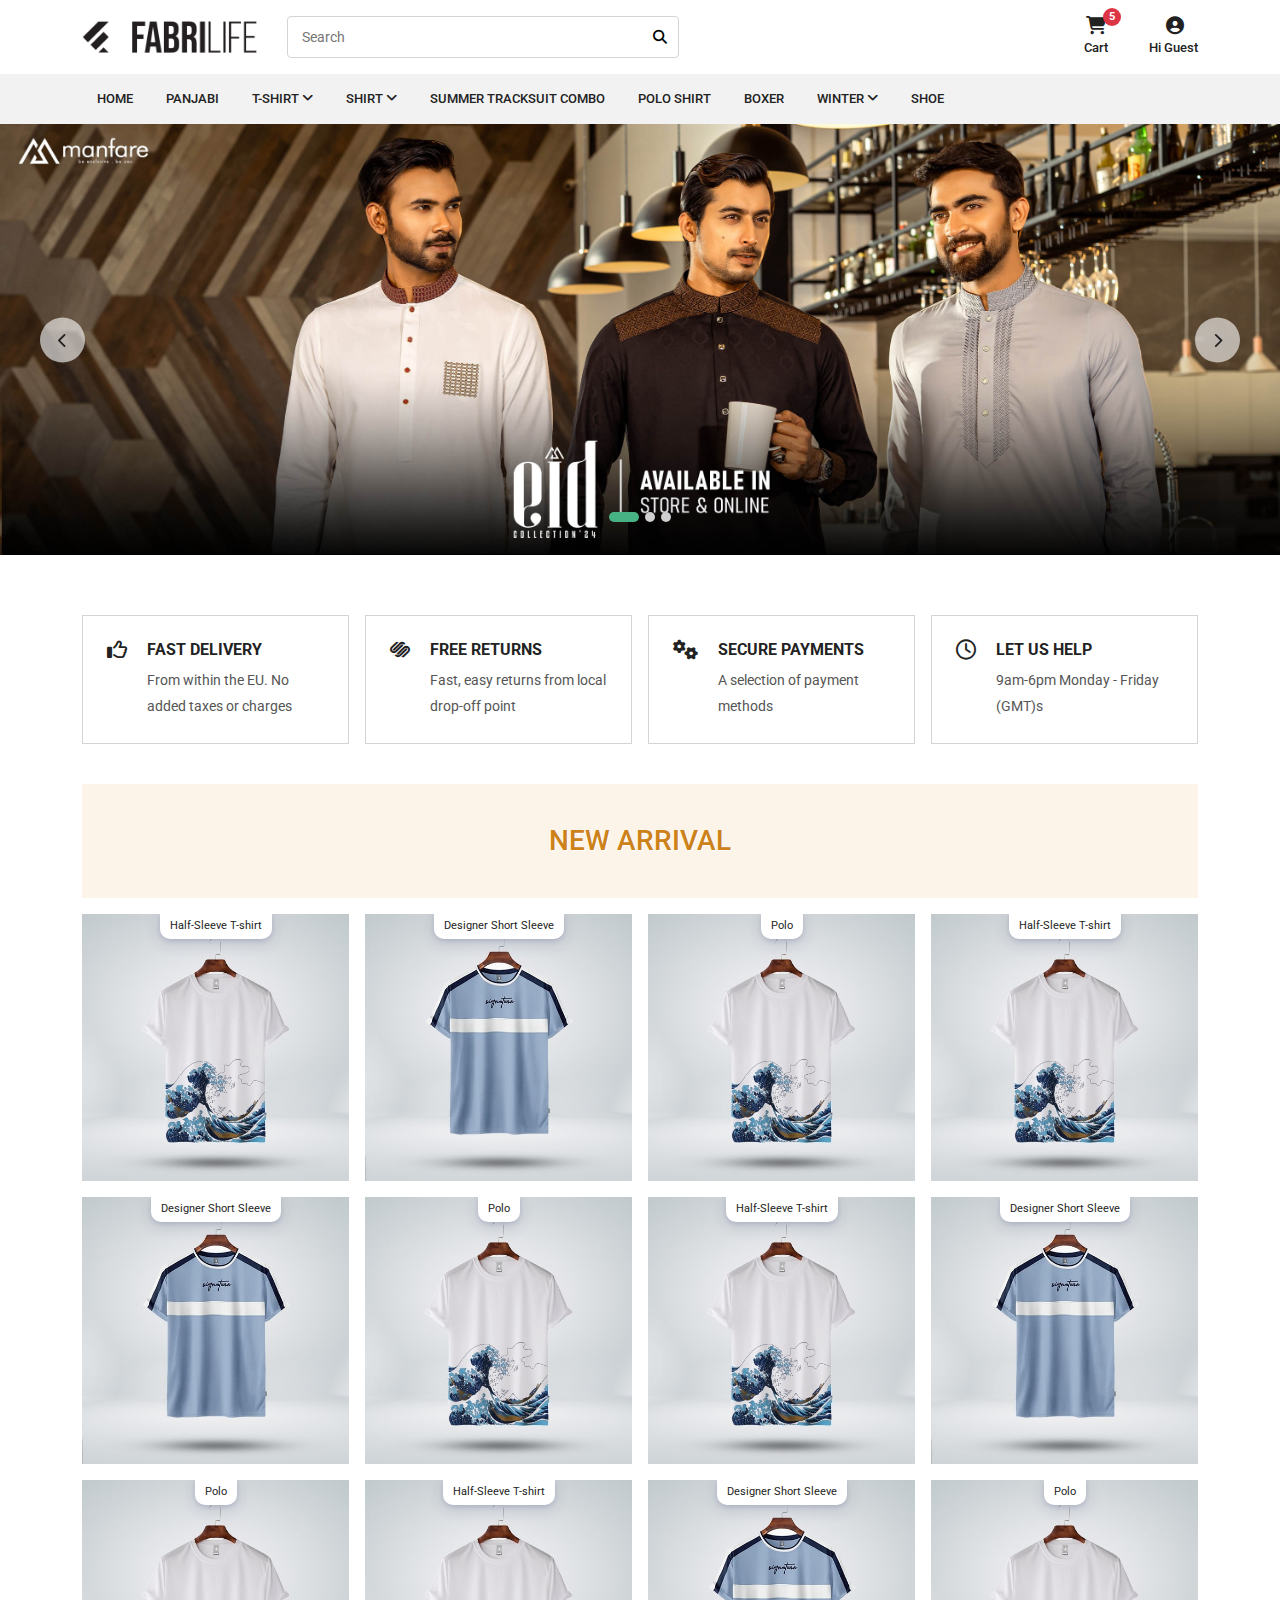
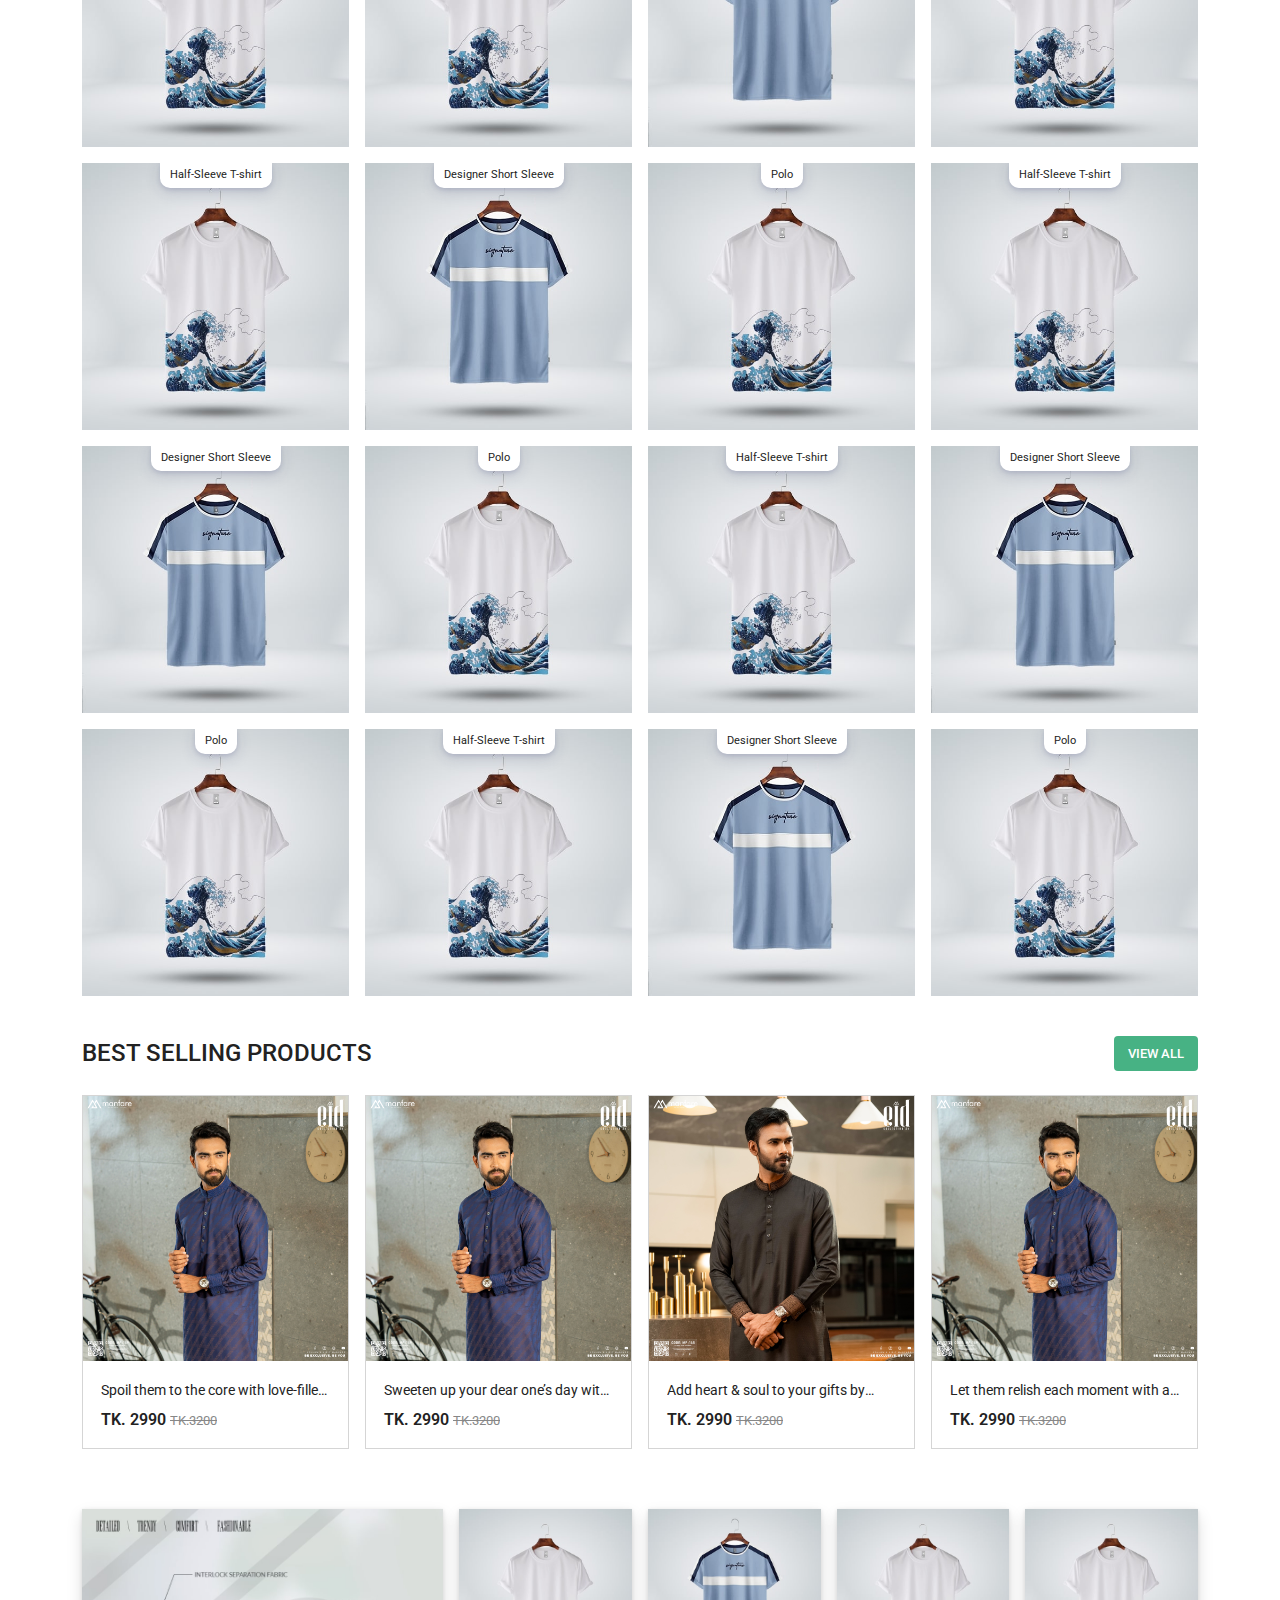
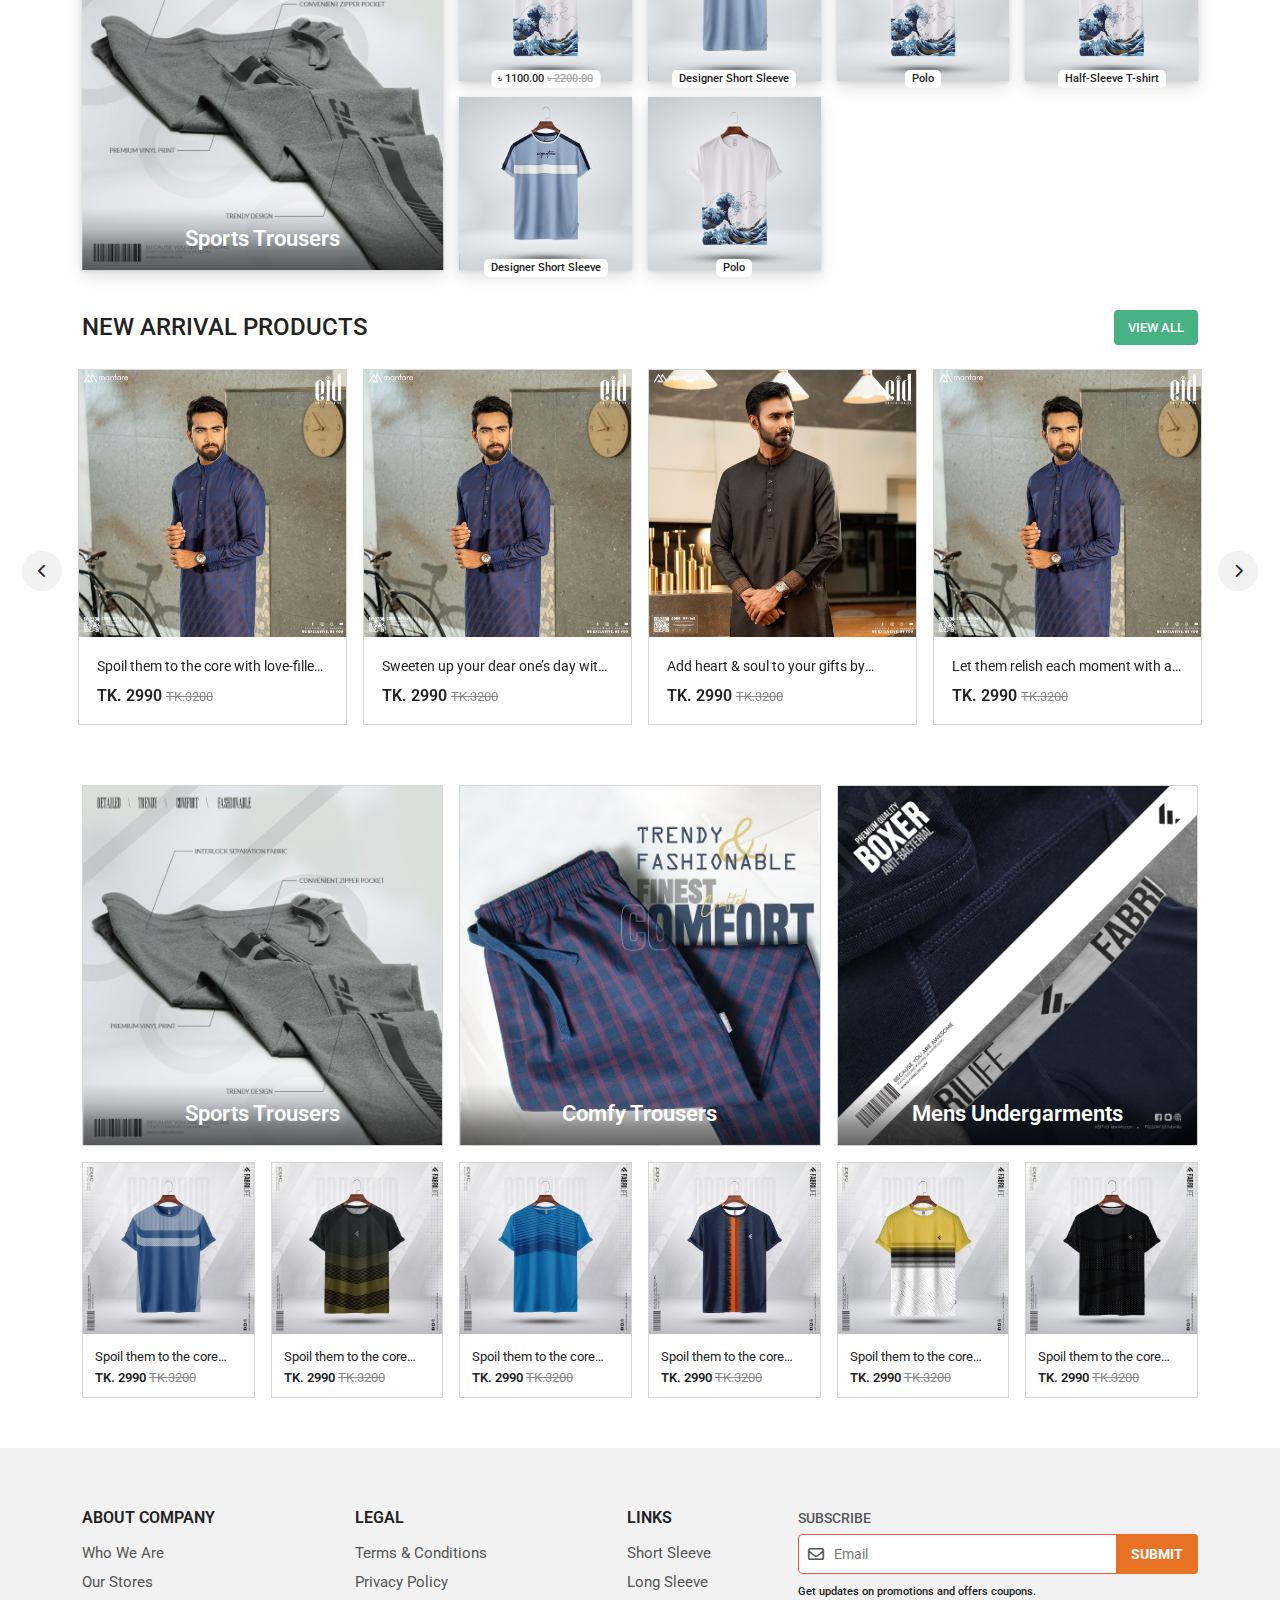
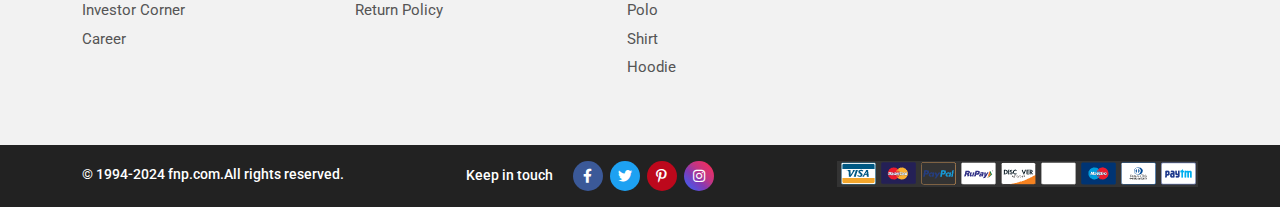
<file: index.html>
<!DOCTYPE html>
<html lang="en">

<head>
  <meta charset="UTF-8">
  <meta http-equiv="X-UA-Compatible" content="IE=edge">
  <meta name="viewport"
    content="width=device-width, initial-scale=1.0, maximum-scale=5.0, minimum-scale=1.0, user-scalable=yes">
  <title>Ecommerce-Fashion</title>
  <link rel="shortcut icon" href="" type="image/x-icon">
  <!--all css link -->
  <link rel="stylesheet" href="css/bootstrap.min.css">
  <link rel="stylesheet" href="fontawsome/css/all.min.css">
  <link rel="stylesheet" href="fontawsome/css/fontawesome.min.css">
  <link rel="stylesheet" href="css/slick.css">
  <link rel="stylesheet" href="css/select2.min.css">
  <link rel="stylesheet" href="css/animate.min.css">
  <link rel="stylesheet" href="css/magnific-popup.css">
  <link rel="stylesheet" href="css/style.css">
  <link rel="stylesheet" href="css/responsive.css">
</head>


<body>
  <div id="preloader">
    <div class="loader"></div>
  </div>
  <!-- header area start -->
  <div id="header-fixed-height"></div>
  <header class="header_area" id="sticky-header">
    <div class="header_main d-none d-lg-block">
      <!-- middle header area start -->
      <div class="middle_header_area">
        <div class="container">
          <div class="middle_header_main">
            <div class="left_area">
              <div class="logo">
                <a href="index.html"><img src="images/logo.png" alt="logo"></a>
              </div>
              <div class="other_options">
                <div class="search_area_">
                  <form action="#">
                    <div class="input_groups">
                      <input type="text" placeholder="Search">
                      <button type="submit"><i class="fa-solid fa-magnifying-glass"></i></button>
                    </div>
                  </form>
                </div>
              </div>
            </div>
            <div class="right_area text-end">
              <div class="cart_ position-relative">
                <a href="cart.html" class="cart_btn position-relative">
                  <i class="fa-solid fa-cart-shopping"></i>
                  <span>Cart</span>
                  <small class="badge bg-danger position-absolute">5</small>
                </a>
              </div>
              <div class="profile_">
                <button class="menus_dropdown_items position-relative">
                  <i class="fa-solid fa-circle-user"></i>
                  <span>Hi Guest</span>
                  <div class="menus_dropdown_items_list">
                    <ul class="list-unstyled text-start">
                      <li><a href="login.html"><i class="fa-solid fa-user"></i> Login</a></li>
                      <li><a href="register.html"><i class="fa-solid fa-address-book"></i> Register</a></li>
                    </ul>
                  </div>
                </button>
              </div>
            </div>
          </div>
        </div>
      </div>
      <!-- middle header area end -->
      <!-- mega menu area start -->
      <div class="menu_area">
        <div class="container">
          <div class="position_relative">
            <ul class="list-unstyled">
              <li>
                <a href="category.html">Home</a>
              </li>
              <li>
                <a href="category.html">Panjabi</a>
              </li>
              <li>
                <a href="category.html">T-shirt <i class="fa-solid fa-angle-down"></i></a>
                <ul class="list-unstyled">
                  <li><a href="category.html">DESIGNER EDITION T-SHIRT</a></li>
                  <li><a href="category.html">SPORTS T-SHIRT</a></li>
                  <li><a href="category.html">SOLID T-SHIRT</a></li>
                  <li><a href="category.html">GRAPHICS T-SHIRT</a></li>
                </ul>
              </li>
              <li>
                <a href="category.html">Shirt <i class="fa-solid fa-angle-down"></i></a>
                <ul class="list-unstyled">
                  <li><a href="category.html">DENIM SHIRT</a></li>
                  <li><a href="category.html">CASUAL PRINT SHIRT</a></li>
                  <li><a href="category.html">SOLID SHIRT</a></li>
                </ul>
              </li>
              <li>
                <a href="category.html">SUMMER TRACKSUIT COMBO</a>
              </li>
              <li>
                <a href="category.html">POLO SHIRT</a>
              </li>
              <li>
                <a href="category.html">BOXER</a>
              </li>
              <li>
                <a href="category.html">WINTER <i class="fa-solid fa-angle-down"></i></a>
                <ul class="list-unstyled">
                  <li><a href="category.html">LONG SLEEVE T-SHIRT</a></li>
                  <li><a href="category.html">SWEATSHIRT</a></li>
                  <li><a href="category.html">HOODIE</a></li>
                  <li><a href="category.html">JOGGERS</a></li>
                </ul>
              </li>
              <li>
                <a href="category.html">SHOE</a>
              </li>
            </ul>
          </div>
        </div>
      </div>
      <!-- mega menu area end -->
    </div>
    <!-- mobile navbar part start -->
    <div class="mobile-menu-area d-block d-lg-none">
      <div class="mobile-topbar">
        <div class="container">
          <div class="d-flex justify-content-between align-items-center gap-3">
            <div class="bars">
              <i class="fas fa-bars"></i>
            </div>
            <div class="logo">
              <a href="index.html"><img src="images/logo.png" alt="logo"></a>
            </div>
            <div class="right_area text-end">
              <div class="cart_ position-relative">
                <a href="cart.html" class="cart_btn position-relative">
                  <i class="fa-solid fa-cart-shopping"></i>
                  <span>Cart</span>
                  <small class="badge bg-danger position-absolute">5</small>
                </a>
              </div>
              <div class="profile_">
                <button class="menus_dropdown_items position-relative">
                  <i class="fa-solid fa-circle-user"></i>
                  <span>Hi Guest</span>
                  <div class="menus_dropdown_items_list">
                    <ul class="list-unstyled text-start">
                      <li><a href="login.html"><i class="fa-solid fa-user"></i> Login</a></li>
                      <li><a href="register.html"><i class="fa-solid fa-address-book"></i> Register</a></li>
                    </ul>
                  </div>
                </button>
              </div>
            </div>
          </div>
        </div>
      </div>
      <div class="mobile-menu-overlay"></div>
      <div class="mobile-menu-main">
        <div class="logo">
          <a href="index.html"><img src="images/logo.png" alt="logo"></a>
        </div>
        <div class="close-mobile-menu"><i class="fas fa-times"></i></div>
        <div class="menu-body">
          <div class="menu-list">
            <ul class="list-unstyled">
              <li class="sub-mobile-menu">
                <a href="index.html">Home </a>
              </li>
              <li class="sub-mobile-menu">
                <a href="#">Panjabi</a>
              </li>

              <li class="sub-mobile-menu">
                <a href="#">T-shirt <i class="fas fa-chevron-down"></i></a>
                <ul class="list-unstyled">
                  <li><a href="#">DESIGNER EDITION T-SHIRT</a></li>
                  <li><a href="#">SPORTS T-SHIRT</a></li>
                  <li><a href="#">SOLID T-SHIRT</a></li>
                </ul>
              </li>
              <li class="sub-mobile-menu">
                <a href="#">Shirt <i class="fas fa-chevron-down"></i></a>
                <ul class="list-unstyled">
                  <li><a href="#">DENIM SHIRT</a></li>
                  <li><a href="#">CASUAL PRINT SHIRT</a></li>
                  <li><a href="#">SOLID SHIRT</a></li>
                </ul>
              </li>
              <li class="sub-mobile-menu">
                <a href="#">SUMMER TRACKSUIT COMBO</a>
              </li>
              <li class="sub-mobile-menu"><a href="#">POLO SHIRT</a>
              </li>
              <li class="sub-mobile-menu">
                <a href="#">BOXER</a>
              </li>
            </ul>
          </div>
        </div>
      </div>
    </div>
    <!-- mobile navbar part end -->
  </header>
  <div class="mobile_search d-lg-none">
    <div class="container">
      <form action="#">
        <div class="input_groups">
          <input type="text" placeholder="Search">
          <button type="submit" class="search"><i class="fas fa-search"></i></button>
          <button class="close"><i class="fas fa-times"></i></button>
        </div>
      </form>
    </div>
  </div>
  <!-- header area end -->


  <!-- main area start -->
  <main>
    <!-- banner area start -->
    <section class="banner_area">
      <div class="banner_slider">
        <div class="image">
          <a href="category.html" class="d-block w-100">
            <img src="images/banner-1.jpeg" alt="banner-1" class="img-fluid w-100">
          </a>
        </div>
      </div>
      <div class="banner_slider">
        <div class="image">
          <a href="category.html" class="d-block w-100">
            <img src="images/banner-2.jpeg" alt="banner-2" class="img-fluid w-100">
          </a>
        </div>
      </div>
      <div class="banner_slider">
        <div class="image">
          <a href="category.html" class="d-block w-100">
            <img src="images/banner-3.jpg" alt="banner-3" class="img-fluid w-100">
          </a>
        </div>
      </div>
    </section>
    <!-- banner area end -->

    <!-- featured area start -->
    <section class="featured_area">
      <div class="container">
        <div class="row g-2 g-sm-3">
          <div class="col-lg-3 col-sm-6">
            <div class="featured_item">
              <div class="icon"><i class="fa-regular fa-thumbs-up"></i></div>
              <div class="text">
                <h3 class="title">FAST DELIVERY</h3>
                <p>From within the EU. No added taxes or charges</p>
              </div>
            </div>
          </div>
          <div class="col-lg-3 col-sm-6">
            <div class="featured_item">
              <div class="icon"><i class="fa-brands fa-squarespace"></i></div>
              <div class="text">
                <h3 class="title">FREE RETURNS</h3>
                <p>Fast, easy returns from local drop-off point</p>
              </div>
            </div>
          </div>
          <div class="col-lg-3 col-sm-6">
            <div class="featured_item">
              <div class="icon"><i class="fa-solid fa-gears"></i></div>
              <div class="text">
                <h3 class="title">SECURE PAYMENTS</h3>
                <p>A selection of payment methods</p>
              </div>
            </div>
          </div>
          <div class="col-lg-3 col-sm-6">
            <div class="featured_item">
              <div class="icon"><i class="fa-regular fa-clock"></i></div>
              <div class="text">
                <h3 class="title">LET US HELP</h3>
                <p>9am-6pm Monday - Friday (GMT)s</p>
              </div>
            </div>
          </div>
        </div>
      </div>
    </section>
    <!-- featured area end -->
    <!-- categories area start -->
    <section class="categories_area_new">
      <div class="container">
        <div class="campaign">
          <a href="category.html" class="d-block w-100">
            <h3 class="title">
              NEW ARRIVAL
            </h3>
          </a>
        </div>
        <div class="categories_main mt-3">
          <div class="row g-2 g-sm-3">
            <div class="col-lg-2 col-lg-3 col-sm-4 col-6">
              <div class="categories_item">
                <a href="category.html" class="d-block w-100">
                  <img src="images/cat-1.jpg" alt="cat" class="img-fluid w-100">
                  <span class="title line-limit-1">Half-Sleeve T-shirt</span>
                </a>
              </div>
            </div>
            <div class="col-lg-2 col-lg-3 col-sm-4 col-6">
              <div class="categories_item">
                <a href="category.html" class="d-block w-100">
                  <img src="images/cat-2.jpg" alt="cat" class="img-fluid w-100">
                  <span class="title line-limit-1">Designer Short Sleeve</span>
                </a>
              </div>
            </div>
            <div class="col-lg-2 col-lg-3 col-sm-4 col-6">
              <div class="categories_item">
                <a href="category.html" class="d-block w-100">
                  <img src="images/cat-1.jpg" alt="cat" class="img-fluid w-100">
                  <span class="title line-limit-1">Polo</span>
                </a>
              </div>
            </div>
            <div class="col-lg-2 col-lg-3 col-sm-4 col-6">
              <div class="categories_item">
                <a href="category.html" class="d-block w-100">
                  <img src="images/cat-1.jpg" alt="cat" class="img-fluid w-100">
                  <span class="title line-limit-1">Half-Sleeve T-shirt</span>
                </a>
              </div>
            </div>
            <div class="col-lg-2 col-lg-3 col-sm-4 col-6">
              <div class="categories_item">
                <a href="category.html" class="d-block w-100">
                  <img src="images/cat-2.jpg" alt="cat" class="img-fluid w-100">
                  <span class="title line-limit-1">Designer Short Sleeve</span>
                </a>
              </div>
            </div>
            <div class="col-lg-2 col-lg-3 col-sm-4 col-6">
              <div class="categories_item">
                <a href="category.html" class="d-block w-100">
                  <img src="images/cat-1.jpg" alt="cat" class="img-fluid w-100">
                  <span class="title line-limit-1">Polo</span>
                </a>
              </div>
            </div>
            <div class="col-lg-2 col-lg-3 col-sm-4 col-6">
              <div class="categories_item">
                <a href="category.html" class="d-block w-100">
                  <img src="images/cat-1.jpg" alt="cat" class="img-fluid w-100">
                  <span class="title line-limit-1">Half-Sleeve T-shirt</span>
                </a>
              </div>
            </div>
            <div class="col-lg-2 col-lg-3 col-sm-4 col-6">
              <div class="categories_item">
                <a href="category.html" class="d-block w-100">
                  <img src="images/cat-2.jpg" alt="cat" class="img-fluid w-100">
                  <span class="title line-limit-1">Designer Short Sleeve</span>
                </a>
              </div>
            </div>
            <div class="col-lg-2 col-lg-3 col-sm-4 col-6">
              <div class="categories_item">
                <a href="category.html" class="d-block w-100">
                  <img src="images/cat-1.jpg" alt="cat" class="img-fluid w-100">
                  <span class="title line-limit-1">Polo</span>
                </a>
              </div>
            </div>
            <div class="col-lg-2 col-lg-3 col-sm-4 col-6">
              <div class="categories_item">
                <a href="category.html" class="d-block w-100">
                  <img src="images/cat-1.jpg" alt="cat" class="img-fluid w-100">
                  <span class="title line-limit-1">Half-Sleeve T-shirt</span>
                </a>
              </div>
            </div>
            <div class="col-lg-2 col-lg-3 col-sm-4 col-6">
              <div class="categories_item">
                <a href="category.html" class="d-block w-100">
                  <img src="images/cat-2.jpg" alt="cat" class="img-fluid w-100">
                  <span class="title line-limit-1">Designer Short Sleeve</span>
                </a>
              </div>
            </div>
            <div class="col-lg-2 col-lg-3 col-sm-4 col-6">
              <div class="categories_item">
                <a href="category.html" class="d-block w-100">
                  <img src="images/cat-1.jpg" alt="cat" class="img-fluid w-100">
                  <span class="title line-limit-1">Polo</span>
                </a>
              </div>
            </div>
            <div class="col-lg-2 col-lg-3 col-sm-4 col-6">
              <div class="categories_item">
                <a href="category.html" class="d-block w-100">
                  <img src="images/cat-1.jpg" alt="cat" class="img-fluid w-100">
                  <span class="title line-limit-1">Half-Sleeve T-shirt</span>
                </a>
              </div>
            </div>
            <div class="col-lg-2 col-lg-3 col-sm-4 col-6">
              <div class="categories_item">
                <a href="category.html" class="d-block w-100">
                  <img src="images/cat-2.jpg" alt="cat" class="img-fluid w-100">
                  <span class="title line-limit-1">Designer Short Sleeve</span>
                </a>
              </div>
            </div>
            <div class="col-lg-2 col-lg-3 col-sm-4 col-6">
              <div class="categories_item">
                <a href="category.html" class="d-block w-100">
                  <img src="images/cat-1.jpg" alt="cat" class="img-fluid w-100">
                  <span class="title line-limit-1">Polo</span>
                </a>
              </div>
            </div>
            <div class="col-lg-2 col-lg-3 col-sm-4 col-6">
              <div class="categories_item">
                <a href="category.html" class="d-block w-100">
                  <img src="images/cat-1.jpg" alt="cat" class="img-fluid w-100">
                  <span class="title line-limit-1">Half-Sleeve T-shirt</span>
                </a>
              </div>
            </div>
            <div class="col-lg-2 col-lg-3 col-sm-4 col-6">
              <div class="categories_item">
                <a href="category.html" class="d-block w-100">
                  <img src="images/cat-2.jpg" alt="cat" class="img-fluid w-100">
                  <span class="title line-limit-1">Designer Short Sleeve</span>
                </a>
              </div>
            </div>
            <div class="col-lg-2 col-lg-3 col-sm-4 col-6">
              <div class="categories_item">
                <a href="category.html" class="d-block w-100">
                  <img src="images/cat-1.jpg" alt="cat" class="img-fluid w-100">
                  <span class="title line-limit-1">Polo</span>
                </a>
              </div>
            </div>
            <div class="col-lg-2 col-lg-3 col-sm-4 col-6">
              <div class="categories_item">
                <a href="category.html" class="d-block w-100">
                  <img src="images/cat-1.jpg" alt="cat" class="img-fluid w-100">
                  <span class="title line-limit-1">Half-Sleeve T-shirt</span>
                </a>
              </div>
            </div>
            <div class="col-lg-2 col-lg-3 col-sm-4 col-6">
              <div class="categories_item">
                <a href="category.html" class="d-block w-100">
                  <img src="images/cat-2.jpg" alt="cat" class="img-fluid w-100">
                  <span class="title line-limit-1">Designer Short Sleeve</span>
                </a>
              </div>
            </div>
            <div class="col-lg-2 col-lg-3 col-sm-4 col-6">
              <div class="categories_item">
                <a href="category.html" class="d-block w-100">
                  <img src="images/cat-1.jpg" alt="cat" class="img-fluid w-100">
                  <span class="title line-limit-1">Polo</span>
                </a>
              </div>
            </div>
            <div class="col-lg-2 col-lg-3 col-sm-4 col-6">
              <div class="categories_item">
                <a href="category.html" class="d-block w-100">
                  <img src="images/cat-1.jpg" alt="cat" class="img-fluid w-100">
                  <span class="title line-limit-1">Half-Sleeve T-shirt</span>
                </a>
              </div>
            </div>
            <div class="col-lg-2 col-lg-3 col-sm-4 col-6">
              <div class="categories_item">
                <a href="category.html" class="d-block w-100">
                  <img src="images/cat-2.jpg" alt="cat" class="img-fluid w-100">
                  <span class="title line-limit-1">Designer Short Sleeve</span>
                </a>
              </div>
            </div>
            <div class="col-lg-2 col-lg-3 col-sm-4 col-6">
              <div class="categories_item">
                <a href="category.html" class="d-block w-100">
                  <img src="images/cat-1.jpg" alt="cat" class="img-fluid w-100">
                  <span class="title line-limit-1">Polo</span>
                </a>
              </div>
            </div>
          </div>
        </div>
      </div>
    </section>
    <!-- categories area end -->
    <!-- categories area start -->
    <section class="categories_area">
      <div class="container">
        <div class="categories_main">
          <div class="category_title">
            <h3 class="title">BEST SELLING PRODUCTS
            </h3>
            <a class="view_btn" href="category.html">View All</a>
          </div>
          <div class="categories">
            <div class="row g-sm-3 g-2">
              <div class="col-lg-3 col-sm-6 col-md-4 col-6">
                <div class="categories_item">
                  <a href="category.html" class="d-block w-100">
                    <div class="image">
                      <img src="images/cart-1.jpeg" alt="cart-1" class="img-fluid w-100">
                    </div>
                    <div class="text">
                      <h4 class="title line-limit-1">
                        Spoil them to the core with
                        love-filled Gift Hampers
                      </h4>
                      <h5 class="price">TK. 2990 <span class="temp_price">TK.3200</span></h5>
                    </div>
                  </a>
                </div>
              </div>
              <div class="col-lg-3 col-sm-6 col-md-4 col-6">
                <div class="categories_item">
                  <a href="category.html" class="d-block w-100">
                    <div class="image">
                      <img src="images/cart-1.jpeg" alt="cart-2" class="img-fluid w-100">
                    </div>
                    <div class="text">
                      <h4 class="title line-limit-1">
                        Sweeten up your dear one’s day with Chocolaty Gifts
                      </h4>
                      <h5 class="price">TK. 2990 <span class="temp_price">TK.3200</span></h5>
                    </div>
                  </a>
                </div>
              </div>
              <div class="col-lg-3 col-sm-6 col-md-4 col-6">
                <div class="categories_item">
                  <a href="category.html" class="d-block w-100">
                    <div class="image">
                      <img src="images/cart-3.jpeg" alt="cart-3" class="img-fluid w-100">
                    </div>
                    <div class="text">
                      <h4 class="title line-limit-1">
                        Add heart & soul to your gifts by Personalising them
                      </h4>
                      <h5 class="price">TK. 2990 <span class="temp_price">TK.3200</span></h5>
                    </div>
                  </a>
                </div>
              </div>
              <div class="col-lg-3 col-sm-6 col-md-4 col-6">
                <div class="categories_item">
                  <a href="category.html" class="d-block w-100">
                    <div class="image">
                      <img src="images/cart-1.jpeg" alt="cart-4" class="img-fluid w-100">
                    </div>
                    <div class="text">
                      <h4 class="title line-limit-1">
                        Let them relish each moment with a Cake from you
                      </h4>
                      <h5 class="price">TK. 2990 <span class="temp_price">TK.3200</span></h5>
                    </div>
                  </a>
                </div>
              </div>
            </div>
          </div>
        </div>
      </div>
    </section>
    <!-- categories area end -->
    <!-- categories area start -->
    <section class="categories_area_new big_categories_area offer_categories">
      <div class="container">
        <div class="categories_main mt-3">
          <div class="row g-3">
            <div class="col-lg-4">
              <a href="category.html" class="d-block w-100">
                <div class="categories_item">
                  <img src="images/b-cat-1.jpg" alt="b-cat-1" class="img-fluid w-100">
                  <h4 class="b_title">Sports Trousers</h4>
                </div>
              </a>
            </div>
            <div class="col-lg-8">
              <div class="row g-2 g-sm-3">
                <div class="col-lg-2 col-lg-3 col-sm-4 col-6">
                  <div class="categories_item">
                    <a href="category.html" class="d-block w-100">
                      <img src="images/cat-1.jpg" alt="cat" class="img-fluid w-100">
                      <span class="title">
                        ৳ 1100.00 <span class="cross">৳ 2200.00</span>
                      </span>
                    </a>
                  </div>
                </div>
                <div class="col-lg-2 col-lg-3 col-sm-4 col-6">
                  <div class="categories_item">
                    <a href="category.html" class="d-block w-100">
                      <img src="images/cat-2.jpg" alt="cat" class="img-fluid w-100">
                      <span class="title line-limit-1">Designer Short Sleeve</span>
                    </a>
                  </div>
                </div>
                <div class="col-lg-2 col-lg-3 col-sm-4 col-6">
                  <div class="categories_item">
                    <a href="category.html" class="d-block w-100">
                      <img src="images/cat-1.jpg" alt="cat" class="img-fluid w-100">
                      <span class="title line-limit-1">Polo</span>
                    </a>
                  </div>
                </div>
                <div class="col-lg-2 col-lg-3 col-sm-4 col-6">
                  <div class="categories_item">
                    <a href="category.html" class="d-block w-100">
                      <img src="images/cat-1.jpg" alt="cat" class="img-fluid w-100">
                      <span class="title line-limit-1">Half-Sleeve T-shirt</span>
                    </a>
                  </div>
                </div>
                <div class="col-lg-2 col-lg-3 col-sm-4 col-6">
                  <div class="categories_item">
                    <a href="category.html" class="d-block w-100">
                      <img src="images/cat-2.jpg" alt="cat" class="img-fluid w-100">
                      <span class="title line-limit-1">Designer Short Sleeve</span>
                    </a>
                  </div>
                </div>
                <div class="col-lg-2 col-lg-3 col-sm-4 col-6">
                  <div class="categories_item">
                    <a href="category.html" class="d-block w-100">
                      <img src="images/cat-1.jpg" alt="cat" class="img-fluid w-100">
                      <span class="title line-limit-1">Polo</span>
                    </a>
                  </div>
                </div>
              </div>
            </div>
          </div>

        </div>
      </div>
    </section>
    <!-- categories area end -->
    <!-- categories area start -->
    <section class="categories_area">
      <div class="container">
        <div class="categories_main">
          <div class="category_title">
            <h3 class="title">NEW ARRIVAL PRODUCTS
            </h3>
            <a class="view_btn" href="category.html">View All</a>
          </div>
          <div class="categories">
            <div class="row g-sm-4 g-2 categories_slider">
              <div class="col-lg-3">
                <div class="categories_item">
                  <a href="category.html" class="d-block w-100">
                    <div class="image">
                      <img src="images/cart-1.jpeg" alt="cart-1" class="img-fluid w-100">
                    </div>
                    <div class="text">
                      <h4 class="title line-limit-1">
                        Spoil them to the core with
                        love-filled Gift Hampers
                      </h4>
                      <h5 class="price">TK. 2990 <span class="temp_price">TK.3200</span></h5>
                    </div>
                  </a>
                </div>
              </div>
              <div class="col-lg-3">
                <div class="categories_item">
                  <a href="category.html" class="d-block w-100">
                    <div class="image">
                      <img src="images/cart-1.jpeg" alt="cart-2" class="img-fluid w-100">
                    </div>
                    <div class="text">
                      <h4 class="title line-limit-1">
                        Sweeten up your dear one’s day with Chocolaty Gifts
                      </h4>
                      <h5 class="price">TK. 2990 <span class="temp_price">TK.3200</span></h5>
                    </div>
                  </a>
                </div>
              </div>
              <div class="col-lg-3">
                <div class="categories_item">
                  <a href="category.html" class="d-block w-100">
                    <div class="image">
                      <img src="images/cart-3.jpeg" alt="cart-3" class="img-fluid w-100">
                    </div>
                    <div class="text">
                      <h4 class="title line-limit-1">
                        Add heart & soul to your gifts by Personalising them
                      </h4>
                      <h5 class="price">TK. 2990 <span class="temp_price">TK.3200</span></h5>
                    </div>
                  </a>
                </div>
              </div>
              <div class="col-lg-3">
                <div class="categories_item">
                  <a href="category.html" class="d-block w-100">
                    <div class="image">
                      <img src="images/cart-1.jpeg" alt="cart-4" class="img-fluid w-100">
                    </div>
                    <div class="text">
                      <h4 class="title line-limit-1">
                        Let them relish each moment with a Cake from you
                      </h4>
                      <h5 class="price">TK. 2990 <span class="temp_price">TK.3200</span></h5>
                    </div>
                  </a>
                </div>
              </div>
              <div class="col-lg-3">
                <div class="categories_item">
                  <a href="category.html" class="d-block w-100">
                    <div class="image">
                      <img src="images/cart-1.jpeg" alt="cart-1" class="img-fluid w-100">
                    </div>
                    <div class="text">
                      <h4 class="title line-limit-1">
                        Spoil them to the core with
                        love-filled Gift Hampers
                      </h4>
                      <h5 class="price">TK. 2990 <span class="temp_price">TK.3200</span></h5>
                    </div>
                  </a>
                </div>
              </div>
            </div>
          </div>
        </div>
      </div>
    </section>
    <!-- categories area end -->
    <!-- categories area start -->
    <section class="categories_area big_categories_area">
      <div class="container">
        <div class="categories_main">
          <div class="categories">
            <div class="row g-sm-3 g-2">
              <div class="col-lg-4 col-sm-6 ">
                <a href="category.html" class="d-block w-100">
                  <div class="categories_item">
                    <img src="images/b-cat-1.jpg" alt="b-cat-1" class="img-fluid w-100">
                    <h4 class="b_title">Sports Trousers</h4>
                  </div>
                </a>
              </div>
              <div class="col-lg-4 col-sm-6 ">
                <a href="category.html" class="d-block w-100">
                  <div class="categories_item">
                    <img src="images/b-cat-2.jpg" alt="b-cat-2" class="img-fluid w-100">
                    <h4 class="b_title">Comfy Trousers</h4>
                  </div>
                </a>
              </div>
              <div class="col-lg-4 col-sm-6 ">
                <a href="category.html" class="d-block w-100">
                  <div class="categories_item">
                    <img src="images/b-cat-3.jpg" alt="b-cat-3" class="img-fluid w-100">
                    <h4 class="b_title">Mens Undergarments </h4>
                  </div>
                </a>
              </div>
            </div>
          </div>
        </div>
      </div>
    </section>
    <!-- categories area end -->
    <!-- categories area start -->
    <section class="categories_area small_categories_area">
      <div class="container">
        <div class="categories_main">
          <div class="categories">
            <div class="row g-sm-3 g-2">
              <div class="col-lg-2 col-sm-6 col-md-4 col-6">
                <div class="categories_item">
                  <a href="category.html" class="d-block w-100">
                    <div class="image">
                      <img src="images/sm-1.jpg" alt="sm-1" class="img-fluid w-100">
                    </div>
                    <div class="text">
                      <h4 class="title line-limit-1">
                        Spoil them to the core with
                        love-filled Gift Hampers
                      </h4>
                      <h5 class="price">TK. 2990 <span class="temp_price">TK.3200</span></h5>
                    </div>
                  </a>
                </div>
              </div>
              <div class="col-lg-2 col-sm-6 col-md-4 col-6">
                <div class="categories_item">
                  <a href="category.html" class="d-block w-100">
                    <div class="image">
                      <img src="images/sm-2.jpg" alt="sm-2" class="img-fluid w-100">
                    </div>
                    <div class="text">
                      <h4 class="title line-limit-1">
                        Spoil them to the core with
                        love-filled Gift Hampers
                      </h4>
                      <h5 class="price">TK. 2990 <span class="temp_price">TK.3200</span></h5>
                    </div>
                  </a>
                </div>
              </div>
              <div class="col-lg-2 col-sm-6 col-md-4 col-6">
                <div class="categories_item">
                  <a href="category.html" class="d-block w-100">
                    <div class="image">
                      <img src="images/sm-3.jpg" alt="sm-3" class="img-fluid w-100">
                    </div>
                    <div class="text">
                      <h4 class="title line-limit-1">
                        Spoil them to the core with
                        love-filled Gift Hampers
                      </h4>
                      <h5 class="price">TK. 2990 <span class="temp_price">TK.3200</span></h5>
                    </div>
                  </a>
                </div>
              </div>
              <div class="col-lg-2 col-sm-6 col-md-4 col-6">
                <div class="categories_item">
                  <a href="category.html" class="d-block w-100">
                    <div class="image">
                      <img src="images/sm-4.jpg" alt="sm-4" class="img-fluid w-100">
                    </div>
                    <div class="text">
                      <h4 class="title line-limit-1">
                        Spoil them to the core with
                        love-filled Gift Hampers
                      </h4>
                      <h5 class="price">TK. 2990 <span class="temp_price">TK.3200</span></h5>
                    </div>
                  </a>
                </div>
              </div>
              <div class="col-lg-2 col-sm-6 col-md-4 col-6">
                <div class="categories_item">
                  <a href="category.html" class="d-block w-100">
                    <div class="image">
                      <img src="images/sm-5.jpeg" alt="sm-5" class="img-fluid w-100">
                    </div>
                    <div class="text">
                      <h4 class="title line-limit-1">
                        Spoil them to the core with
                        love-filled Gift Hampers
                      </h4>
                      <h5 class="price">TK. 2990 <span class="temp_price">TK.3200</span></h5>
                    </div>
                  </a>
                </div>
              </div>
              <div class="col-lg-2 col-sm-6 col-md-4 col-6">
                <div class="categories_item">
                  <a href="category.html" class="d-block w-100">
                    <div class="image">
                      <img src="images/sm-6.jpg" alt="sm-6" class="img-fluid w-100">
                    </div>
                    <div class="text">
                      <h4 class="title line-limit-1">
                        Spoil them to the core with
                        love-filled Gift Hampers
                      </h4>
                      <h5 class="price">TK. 2990 <span class="temp_price">TK.3200</span></h5>
                    </div>
                  </a>
                </div>
              </div>
            </div>
          </div>
        </div>
      </div>
    </section>
    <!-- categories area end -->
  </main>
  <!-- main area end -->
  <!-- scroll top part start -->
  <button class="scroll-to-top">
    <i class="fas fa-angle-up"></i>
  </button>
  <!-- scroll top part end -->
  <!-- footer area start -->
  <!-- scroll top part start -->
  <button class="scroll-to-top">
    <i class="fas fa-angle-up"></i>
  </button>
  <!-- scroll top part end -->
  <!-- footer area start -->
  <footer class="footer_area">
    <div class="container">
      <div class="footer_main d-lg-flex justify-content-between gap-5">
        <div class="left_info d-flex flex-grow-1">
          <div class="info_item">
            <h4 class="title">ABOUT COMPANY
            </h4>
            <ul class="list-unstyled">
              <li><a href="#">Who We Are</a></li>
              <li><a href="#">Our Stores </a></li>
              <li><a href="#">Investor Corner </a></li>
              <li><a href="#">Career </a></li>
            </ul>
          </div>
          <div class="info_item">
            <h4 class="title">Legal
            </h4>
            <ul class="list-unstyled">
              <li><a href="#"> Terms & Conditions</a></li>
              <li><a href="#">Privacy Policy</a></li>
              <li><a href="#">Return Policy</a></li>
            </ul>
          </div>
          <div class="info_item">
            <h4 class="title">Links
            </h4>
            <ul class="list-unstyled">
              <li><a href="#">Short Sleeve</a></li>
              <li><a href="#">Long Sleeve</a></li>
              <li><a href="#">Polo</a></li>
              <li><a href="#">Shirt</a></li>
              <li><a href="#">Hoodie</a></li>
            </ul>

          </div>
        </div>
        <div class="right_info">
          <form action="#">
            <div class="input_groups">
              <label>Subscribe</label>
              <div class="input_field position-relative">
                <span class="email_icon">
                  <i class="far fa-envelope"></i>
                </span>
                <input type="text" placeholder="Email">
                <button type="submit">Submit</button>
              </div>
              <small>Get updates on promotions and offers coupons.
              </small>
            </div>
          </form>
        </div>
      </div>
    </div>
    <div class="footer_btm">
      <div class="container">
        <div class="d-lg-flex justify-content-lg-between gap-4">
          <div class="left text-center text-lg-start">
            <p>© 1994-2024 fnp.com.All rights reserved.</p>
          </div>
          <div class="middle text-center my-3 my-lg-0">
            <span>Keep in touch</span>
            <div class="links">
              <a href="#"><i class="fab fa-facebook-f"></i></a>
              <a href="#"><i class="fab fa-twitter"></i></a>
              <a href="#"><i class="fab fa-pinterest-p"></i></a>
              <a href="#"><i class="fab fa-instagram"></i></a>
            </div>
          </div>
          <div class="right text-center text-lg-end">
            <img src="images/payment.png" alt="payment" class="img-fluid">
          </div>
        </div>
      </div>
    </div>
  </footer>
  <!-- footer area end -->
  <section class="footer_menu_area d-lg-none">
    <div class="container">
      <ul class="list-unstyled">
        <li class="active">
          <a href="index.html">
            <i class="fas fa-home"></i>
            <span>Home</span>
          </a>
        </li>
        <li class="mobile-topbar">
          <button class="bars bg-transparent border-0">
            <i class="fas fa-luggage-cart"></i>
            <span>Category</span>
          </button>
        </li>
        <li>
          <button class="bg-transparent border-0 mobile_search_icon">
            <i class="fas fa-search"></i>
            <span>Search</span>
          </button>
        </li>
        <li>
          <a href="cart.html">
            <i class="fas fa-cart-plus"></i>
            <span>Cart</span>
          </a>
        </li>
      </ul>
    </div>
  </section>

  <!-- all js link -->
  <script src="js/jquery-3.6.0.min.js"></script>
  <script src="js/bootstrap.bundle.min.js"></script>
  <script src="js/slick.min.js"></script>
  <script src="js/select2.min.js"></script>
  <script src="js/jquery.magnific-popup.min.js"></script>
  <script src="js/script.js"></script>
</body>

</html>
</file>
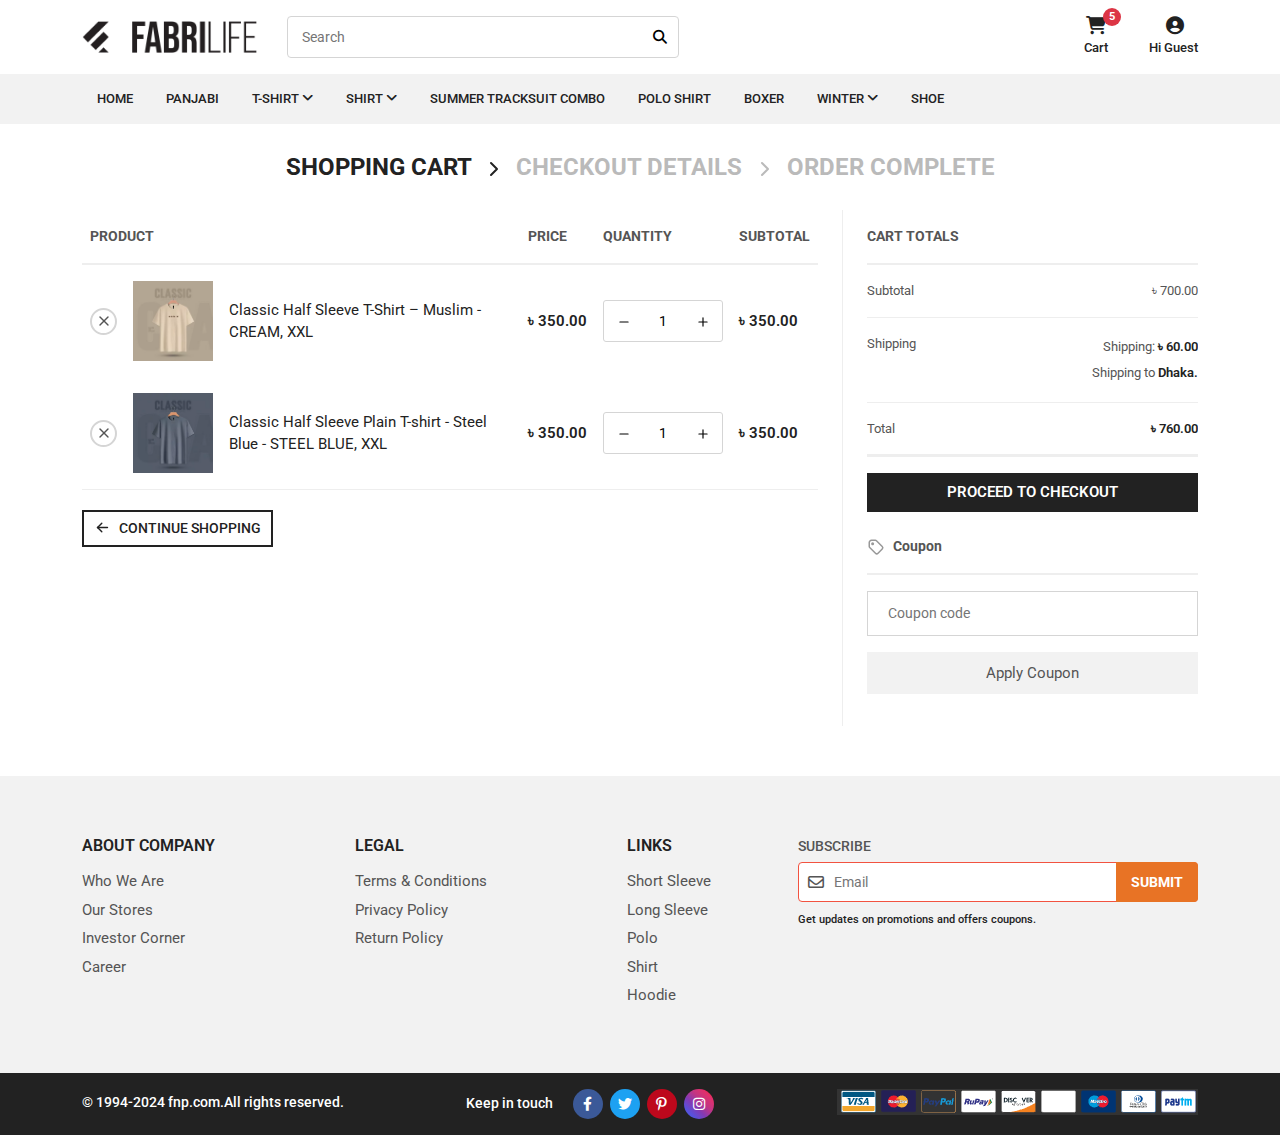
<file: cart.html>
<!DOCTYPE html>
<html lang="en">

<head>
  <meta charset="UTF-8">
  <meta http-equiv="X-UA-Compatible" content="IE=edge">
  <meta name="viewport"
    content="width=device-width, initial-scale=1.0, maximum-scale=5.0, minimum-scale=1.0, user-scalable=yes">
  <title>Ecommerce-Fashion</title>
  <link rel="shortcut icon" href="" type="image/x-icon">
  <!--all css link -->
  <link rel="stylesheet" href="css/bootstrap.min.css">
  <link rel="stylesheet" href="fontawsome/css/all.min.css">
  <link rel="stylesheet" href="fontawsome/css/fontawesome.min.css">
  <link rel="stylesheet" href="css/slick.css">
  <link rel="stylesheet" href="css/select2.min.css">
  <link rel="stylesheet" href="css/animate.min.css">
  <link rel="stylesheet" href="css/magnific-popup.css">
  <link rel="stylesheet" href="css/style.css">
  <link rel="stylesheet" href="css/responsive.css">
</head>

<body>

  <div id="preloader">
    <div class="loader"></div>
  </div>
  <!-- header area start -->
  <div id="header-fixed-height"></div>
  <header class="header_area" id="sticky-header">
    <div class="header_main d-none d-lg-block">
      <!-- middle header area start -->
      <div class="middle_header_area">
        <div class="container">
          <div class="middle_header_main">
            <div class="left_area">
              <div class="logo">
                <a href="index.html"><img src="images/logo.png" alt="logo"></a>
              </div>
              <div class="other_options">
                <div class="search_area_">
                  <form action="#">
                    <div class="input_groups">
                      <input type="text" placeholder="Search">
                      <button type="submit"><i class="fa-solid fa-magnifying-glass"></i></button>
                    </div>
                  </form>
                </div>
              </div>
            </div>
            <div class="right_area text-end">
              <div class="cart_ position-relative">
                <a href="cart.html" class="cart_btn position-relative">
                  <i class="fa-solid fa-cart-shopping"></i>
                  <span>Cart</span>
                  <small class="badge bg-danger position-absolute">5</small>
                </a>
              </div>
              <div class="profile_">
                <button class="menus_dropdown_items position-relative">
                  <i class="fa-solid fa-circle-user"></i>
                  <span>Hi Guest</span>
                  <div class="menus_dropdown_items_list">
                    <ul class="list-unstyled text-start">
                      <li><a href="login.html"><i class="fa-solid fa-user"></i> Login</a></li>
                      <li><a href="register.html"><i class="fa-solid fa-address-book"></i> Register</a></li>
                    </ul>
                  </div>
                </button>
              </div>
            </div>
          </div>
        </div>
      </div>
      <!-- middle header area end -->
      <!-- mega menu area start -->
      <div class="menu_area">
        <div class="container">
          <div class="position_relative">
            <ul class="list-unstyled">
              <li>
                <a href="category.html">Home</a>
              </li>
              <li>
                <a href="category.html">Panjabi</a>
              </li>
              <li>
                <a href="category.html">T-shirt <i class="fa-solid fa-angle-down"></i></a>
                <ul class="list-unstyled">
                  <li><a href="category.html">DESIGNER EDITION T-SHIRT</a></li>
                  <li><a href="category.html">SPORTS T-SHIRT</a></li>
                  <li><a href="category.html">SOLID T-SHIRT</a></li>
                  <li><a href="category.html">GRAPHICS T-SHIRT</a></li>
                </ul>
              </li>
              <li>
                <a href="category.html">Shirt <i class="fa-solid fa-angle-down"></i></a>
                <ul class="list-unstyled">
                  <li><a href="category.html">DENIM SHIRT</a></li>
                  <li><a href="category.html">CASUAL PRINT SHIRT</a></li>
                  <li><a href="category.html">SOLID SHIRT</a></li>
                </ul>
              </li>
              <li>
                <a href="category.html">SUMMER TRACKSUIT COMBO</a>
              </li>
              <li>
                <a href="category.html">POLO SHIRT</a>
              </li>
              <li>
                <a href="category.html">BOXER</a>
              </li>
              <li>
                <a href="category.html">WINTER <i class="fa-solid fa-angle-down"></i></a>
                <ul class="list-unstyled">
                  <li><a href="category.html">LONG SLEEVE T-SHIRT</a></li>
                  <li><a href="category.html">SWEATSHIRT</a></li>
                  <li><a href="category.html">HOODIE</a></li>
                  <li><a href="category.html">JOGGERS</a></li>
                </ul>
              </li>
              <li>
                <a href="category.html">SHOE</a>
              </li>
            </ul>
          </div>
        </div>
      </div>
      <!-- mega menu area end -->
    </div>
    <!-- mobile navbar part start -->
    <div class="mobile-menu-area d-block d-lg-none">
      <div class="mobile-topbar">
        <div class="container">
          <div class="d-flex justify-content-between align-items-center gap-3">
            <div class="bars">
              <i class="fas fa-bars"></i>
            </div>
            <div class="logo">
              <a href="index.html"><img src="images/logo.png" alt="logo"></a>
            </div>
            <div class="right_area text-end">
              <div class="cart_ position-relative">
                <a href="cart.html" class="cart_btn position-relative">
                  <i class="fa-solid fa-cart-shopping"></i>
                  <span>Cart</span>
                  <small class="badge bg-danger position-absolute">5</small>
                </a>
              </div>
              <div class="profile_">
                <button class="menus_dropdown_items position-relative">
                  <i class="fa-solid fa-circle-user"></i>
                  <span>Hi Guest</span>
                  <div class="menus_dropdown_items_list">
                    <ul class="list-unstyled text-start">
                      <li><a href="login.html"><i class="fa-solid fa-user"></i> Login</a></li>
                      <li><a href="register.html"><i class="fa-solid fa-address-book"></i> Register</a></li>
                    </ul>
                  </div>
                </button>
              </div>
            </div>
          </div>
        </div>
      </div>
      <div class="mobile-menu-overlay"></div>
      <div class="mobile-menu-main">
        <div class="logo">
          <a href="index.html"><img src="images/logo.png" alt="logo"></a>
        </div>
        <div class="close-mobile-menu"><i class="fas fa-times"></i></div>
        <div class="menu-body">
          <div class="menu-list">
            <ul class="list-unstyled">
              <li class="sub-mobile-menu">
                <a href="index.html">Home </a>
              </li>
              <li class="sub-mobile-menu">
                <a href="#">Panjabi</a>
              </li>

              <li class="sub-mobile-menu">
                <a href="#">T-shirt <i class="fas fa-chevron-down"></i></a>
                <ul class="list-unstyled">
                  <li><a href="#">DESIGNER EDITION T-SHIRT</a></li>
                  <li><a href="#">SPORTS T-SHIRT</a></li>
                  <li><a href="#">SOLID T-SHIRT</a></li>
                </ul>
              </li>
              <li class="sub-mobile-menu">
                <a href="#">Shirt <i class="fas fa-chevron-down"></i></a>
                <ul class="list-unstyled">
                  <li><a href="#">DENIM SHIRT</a></li>
                  <li><a href="#">CASUAL PRINT SHIRT</a></li>
                  <li><a href="#">SOLID SHIRT</a></li>
                </ul>
              </li>
              <li class="sub-mobile-menu">
                <a href="#">SUMMER TRACKSUIT COMBO</a>
              </li>
              <li class="sub-mobile-menu"><a href="#">POLO SHIRT</a>
              </li>
              <li class="sub-mobile-menu">
                <a href="#">BOXER</a>
              </li>
            </ul>
          </div>
        </div>
      </div>
    </div>
    <!-- mobile navbar part end -->
  </header>
  <!-- header area end -->


  <!-- main area start -->
  <main>
    <!-- cart area start -->
    <section class="cart_area">
      <div class="container">
        <div class="top_breadcrumb">
          <ul class="list-unstyled">
            <li class="active"><a href="cart.html">Shopping cart <svg xmlns="http://www.w3.org/2000/svg" width="24"
                  height="24" viewBox="0 0 24 24" fill="none" stroke="currentColor" stroke-width="2"
                  stroke-linecap="round" stroke-linejoin="round"
                  class="icon icon-tabler icons-tabler-outline icon-tabler-chevron-right">
                  <path stroke="none" d="M0 0h24v24H0z" fill="none" />
                  <path d="M9 6l6 6l-6 6" /></svg></a></li>
            <li><a href="checkout.html">Checkout details <svg xmlns="http://www.w3.org/2000/svg" width="24" height="24"
                  viewBox="0 0 24 24" fill="none" stroke="currentColor" stroke-width="2" stroke-linecap="round"
                  stroke-linejoin="round" class="icon icon-tabler icons-tabler-outline icon-tabler-chevron-right">
                  <path stroke="none" d="M0 0h24v24H0z" fill="none" />
                  <path d="M9 6l6 6l-6 6" /></svg></a></li>
            <li><a class="no_click">Order complete <svg xmlns="http://www.w3.org/2000/svg" width="24" height="24"
                  viewBox="0 0 24 24" fill="none" stroke="currentColor" stroke-width="2" stroke-linecap="round"
                  stroke-linejoin="round" class="icon icon-tabler icons-tabler-outline icon-tabler-chevron-right">
                  <path stroke="none" d="M0 0h24v24H0z" fill="none" />
                  <path d="M9 6l6 6l-6 6" /></svg></a></li>
          </ul>
        </div>
        <div class="row">
          <div class="col-lg-8">
            <div class="cart_left table-responsive">
              <table class="table table-borderless mb-0">
                <thead>
                  <tr>
                    <th>Product</th>
                    <th>Price</th>
                    <th>quantity</th>
                    <th>Subtotal</th>
                  </tr>
                </thead>
                <tbody>
                  <tr>
                    <td>
                      <div class="prd_ d-flex align-items-center gap-3">
                        <button class="close"><svg xmlns="http://www.w3.org/2000/svg" width="24" height="24"
                            viewBox="0 0 24 24" fill="none" stroke="currentColor" stroke-width="2"
                            stroke-linecap="round" stroke-linejoin="round"
                            class="icon icon-tabler icons-tabler-outline icon-tabler-x">
                            <path stroke="none" d="M0 0h24v24H0z" fill="none" />
                            <path d="M18 6l-12 12" />
                            <path d="M6 6l12 12" /></svg></button>
                        <a href="product-details.html">
                          <img src="images/cart-sm-1.webp" alt="cart-sm-1" class="cat_image">
                        </a>
                        <a href="product-details.html" class="prd_title">Classic Half Sleeve T-Shirt – Muslim - CREAM,
                          XXL</a>
                      </div>
                    </td>
                    <td>
                      <span class="price">৳ 350.00</span>
                    </td>
                    <td>
                      <div class="qnt-number d-flex">
                        <button class="cart-minus"><svg xmlns="http://www.w3.org/2000/svg" width="24" height="24"
                            viewBox="0 0 24 24" fill="none" stroke="currentColor" stroke-width="2"
                            stroke-linecap="round" stroke-linejoin="round"
                            class="icon icon-tabler icons-tabler-outline icon-tabler-minus">
                            <path stroke="none" d="M0 0h24v24H0z" fill="none" />
                            <path d="M5 12l14 0" /></svg></button>
                        <input class="cart-input" type="text" value="1">
                        <button class="cart-plus"><svg xmlns="http://www.w3.org/2000/svg" width="24" height="24"
                            viewBox="0 0 24 24" fill="none" stroke="currentColor" stroke-width="2"
                            stroke-linecap="round" stroke-linejoin="round"
                            class="icon icon-tabler icons-tabler-outline icon-tabler-plus">
                            <path stroke="none" d="M0 0h24v24H0z" fill="none" />
                            <path d="M12 5l0 14" />
                            <path d="M5 12l14 0" /></svg></button>
                      </div>
                    </td>
                    <td>
                      <span class="price">৳ 350.00</span>
                    </td>
                  </tr>
                  <tr>
                    <td>
                      <div class="prd_ d-flex align-items-center gap-3">
                        <button class="close"><svg xmlns="http://www.w3.org/2000/svg" width="24" height="24"
                            viewBox="0 0 24 24" fill="none" stroke="currentColor" stroke-width="2"
                            stroke-linecap="round" stroke-linejoin="round"
                            class="icon icon-tabler icons-tabler-outline icon-tabler-x">
                            <path stroke="none" d="M0 0h24v24H0z" fill="none" />
                            <path d="M18 6l-12 12" />
                            <path d="M6 6l12 12" /></svg></button>
                        <a href="product-details.html">
                          <img src="images/cart-sm-2.webp" alt="cart-sm-2" class="cat_image">
                        </a>
                        <a href="product-details.html" class="prd_title">Classic Half Sleeve Plain T-shirt - Steel Blue
                          - STEEL BLUE, XXL</a>
                      </div>
                    </td>
                    <td>
                      <span class="price">৳ 350.00</span>
                    </td>
                    <td>
                      <div class="qnt-number d-flex">
                        <button class="cart-minus"><svg xmlns="http://www.w3.org/2000/svg" width="24" height="24"
                            viewBox="0 0 24 24" fill="none" stroke="currentColor" stroke-width="2"
                            stroke-linecap="round" stroke-linejoin="round"
                            class="icon icon-tabler icons-tabler-outline icon-tabler-minus">
                            <path stroke="none" d="M0 0h24v24H0z" fill="none" />
                            <path d="M5 12l14 0" /></svg></button>
                        <input class="cart-input" type="text" value="1">
                        <button class="cart-plus"><svg xmlns="http://www.w3.org/2000/svg" width="24" height="24"
                            viewBox="0 0 24 24" fill="none" stroke="currentColor" stroke-width="2"
                            stroke-linecap="round" stroke-linejoin="round"
                            class="icon icon-tabler icons-tabler-outline icon-tabler-plus">
                            <path stroke="none" d="M0 0h24v24H0z" fill="none" />
                            <path d="M12 5l0 14" />
                            <path d="M5 12l14 0" /></svg></button>
                      </div>
                    </td>
                    <td>
                      <span class="price">৳ 350.00</span>
                    </td>
                  </tr>
                </tbody>
              </table>
              <div class="continue_btn">
                <a href="category.html" class="continue_shop_btn"><svg xmlns="http://www.w3.org/2000/svg" width="24"
                    height="24" viewBox="0 0 24 24" fill="none" stroke="currentColor" stroke-width="2"
                    stroke-linecap="round" stroke-linejoin="round"
                    class="icon icon-tabler icons-tabler-outline icon-tabler-arrow-left">
                    <path stroke="none" d="M0 0h24v24H0z" fill="none" />
                    <path d="M5 12l14 0" />
                    <path d="M5 12l6 6" />
                    <path d="M5 12l6 -6" /></svg> Continue Shopping</a>
              </div>
            </div>
          </div>
          <div class="col-lg-4">
            <div class="cart_right table-responsive">
              <table class="table table-borderless">
                <thead>
                  <tr>
                    <th>Cart totals</th>
                  </tr>
                </thead>
                <tbody>
                  <tr>
                    <td>Subtotal</td>
                    <th>৳ 700.00</th>
                  </tr>
                  <tr>
                    <td>Shipping</td>
                    <th>
                      <p>Shipping: <span>৳ 60.00</span></p>
                      <p>Shipping to <span>Dhaka.</span> </p>
                    </th>
                  </tr>
                </tbody>
                <tfoot>
                  <tr>
                    <td>Total</td>
                    <th>
                      <span>৳ 760.00</span>
                    </th>
                  </tr>
                </tfoot>
              </table>
              <div class="checkout_">
                <a href="checkout.html" class="checkout_btn">Proceed to checkout</a>
              </div>
              <div class="coupon_box mt-2 table-responsive">
                <table class="table table-borderless">
                  <thead>
                    <tr>
                      <th> <svg xmlns="http://www.w3.org/2000/svg" width="24" height="24" viewBox="0 0 24 24"
                          fill="none" stroke="currentColor" stroke-width="2" stroke-linecap="round"
                          stroke-linejoin="round" class="icon icon-tabler icons-tabler-outline icon-tabler-tag">
                          <path stroke="none" d="M0 0h24v24H0z" fill="none" />
                          <path d="M7.5 7.5m-1 0a1 1 0 1 0 2 0a1 1 0 1 0 -2 0" />
                          <path
                            d="M3 6v5.172a2 2 0 0 0 .586 1.414l7.71 7.71a2.41 2.41 0 0 0 3.408 0l5.592 -5.592a2.41 2.41 0 0 0 0 -3.408l-7.71 -7.71a2 2 0 0 0 -1.414 -.586h-5.172a3 3 0 0 0 -3 3z" />
                        </svg> Coupon</th>
                    </tr>
                  </thead>
                  <tbody>
                    <tr>
                      <td>
                        <div class="input_groups">
                          <input type="text" placeholder="Coupon code">
                        </div>
                        <button class="mt-3 apply_coupon">Apply Coupon</button>
                      </td>
                    </tr>
                  </tbody>
                </table>
              </div>
            </div>
          </div>
        </div>
      </div>
    </section>
    <!-- cart area end -->
  </main>
  <!-- main area end -->

  <!-- footer area start -->
   <!-- scroll top part start -->
  <button class="scroll-to-top">
    <i class="fas fa-angle-up"></i>
  </button>
  <!-- scroll top part end -->
  <!-- footer area start -->
  <footer class="footer_area">
    <div class="container">
      <div class="footer_main d-lg-flex justify-content-between gap-5">
        <div class="left_info d-flex flex-grow-1">
          <div class="info_item">
            <h4 class="title">ABOUT COMPANY
            </h4>
            <ul class="list-unstyled">
              <li><a href="#">Who We Are</a></li>
              <li><a href="#">Our Stores </a></li>
              <li><a href="#">Investor Corner </a></li>
              <li><a href="#">Career </a></li>
            </ul>
          </div>
          <div class="info_item">
            <h4 class="title">Legal
            </h4>
            <ul class="list-unstyled">
              <li><a href="#"> Terms & Conditions</a></li>
              <li><a href="#">Privacy Policy</a></li>
              <li><a href="#">Return Policy</a></li>
            </ul>
          </div>
          <div class="info_item">
            <h4 class="title">Links
            </h4>
            <ul class="list-unstyled">
              <li><a href="#">Short Sleeve</a></li>
              <li><a href="#">Long Sleeve</a></li>
              <li><a href="#">Polo</a></li>
              <li><a href="#">Shirt</a></li>
              <li><a href="#">Hoodie</a></li>
            </ul>

          </div>
        </div>
        <div class="right_info">
          <form action="#">
            <div class="input_groups">
              <label>Subscribe</label>
              <div class="input_field position-relative">
                <span class="email_icon">
                  <i class="far fa-envelope"></i>
                </span>
                <input type="text" placeholder="Email">
                <button type="submit">Submit</button>
              </div>
              <small>Get updates on promotions and offers coupons.
              </small>
            </div>
          </form>
        </div>
      </div>
    </div>
    <div class="footer_btm">
      <div class="container">
        <div class="d-lg-flex justify-content-lg-between gap-4">
          <div class="left text-center text-lg-start">
            <p>© 1994-2024 fnp.com.All rights reserved.</p>
          </div>
          <div class="middle text-center my-3 my-lg-0">
            <span>Keep in touch</span>
            <div class="links">
              <a href="#"><i class="fab fa-facebook-f"></i></a>
              <a href="#"><i class="fab fa-twitter"></i></a>
              <a href="#"><i class="fab fa-pinterest-p"></i></a>
              <a href="#"><i class="fab fa-instagram"></i></a>
            </div>
          </div>
          <div class="right text-center text-lg-end">
            <img src="images/payment.png" alt="payment" class="img-fluid">
          </div>
        </div>
      </div>
    </div>
  </footer>
  <!-- footer area end -->
  <!-- footer area end -->

  <!-- all js link -->
  <script src="js/jquery-3.6.0.min.js"></script>
  <script src="js/bootstrap.bundle.min.js"></script>
  <script src="js/slick.min.js"></script>
  <script src="js/select2.min.js"></script>
  <script src="js/jquery.magnific-popup.min.js"></script>
  <script src="js/script.js"></script>
</body>

</html>
</file>
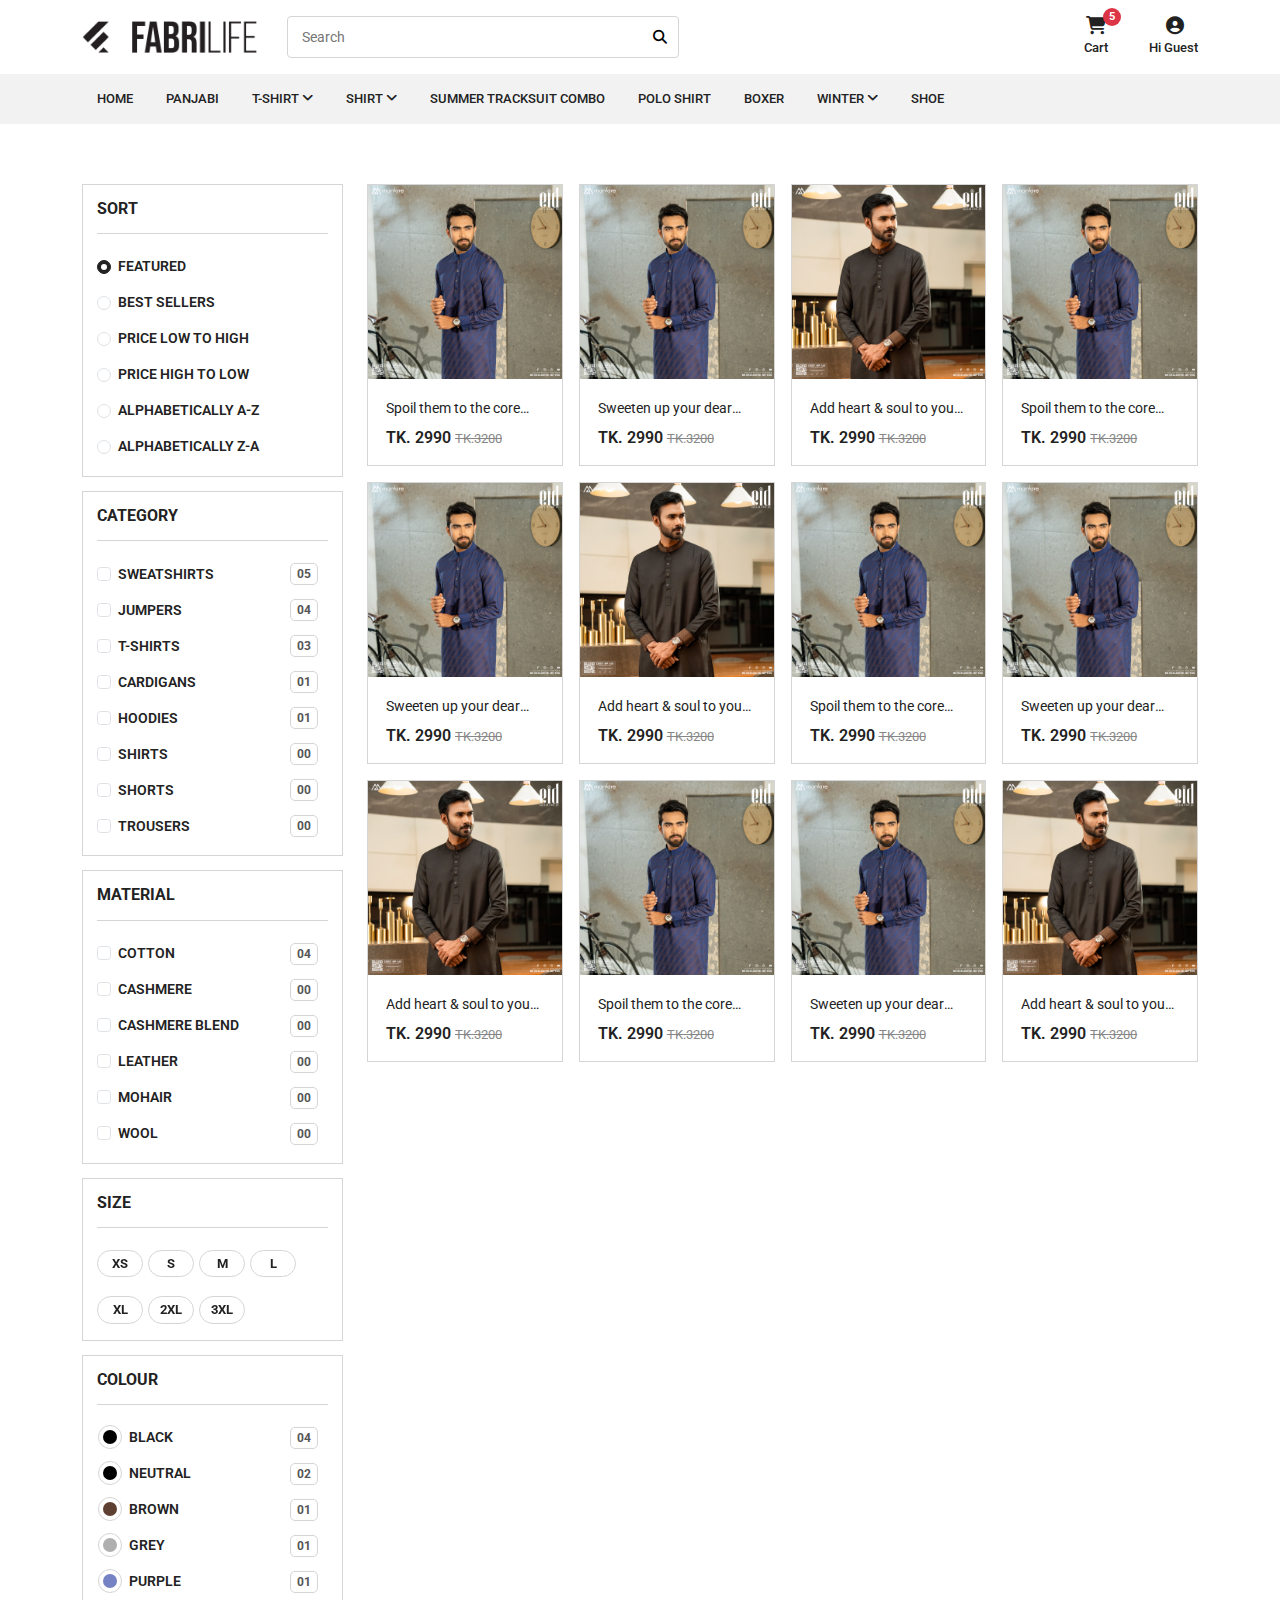
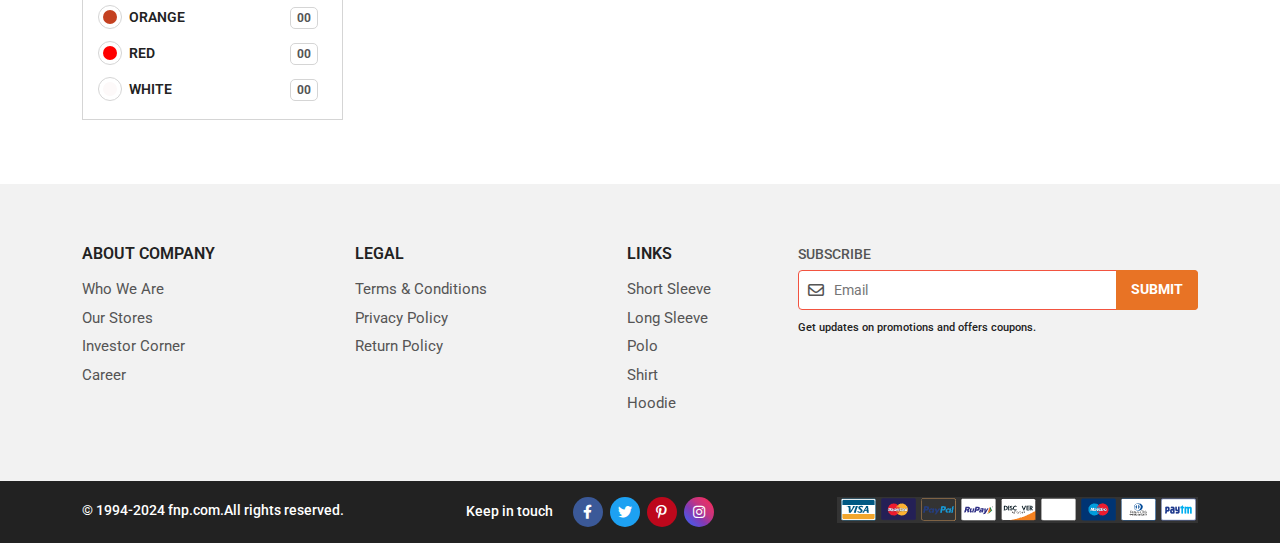
<file: category.html>
<!DOCTYPE html>
<html lang="en">

<head>
  <meta charset="UTF-8">
  <meta http-equiv="X-UA-Compatible" content="IE=edge">
  <meta name="viewport"
    content="width=device-width, initial-scale=1.0, maximum-scale=5.0, minimum-scale=1.0, user-scalable=yes">
  <title>Ecommerce-Fashion</title>
  <link rel="shortcut icon" href="" type="image/x-icon">
  <!--all css link -->
  <link rel="stylesheet" href="css/bootstrap.min.css">
  <link rel="stylesheet" href="fontawsome/css/all.min.css">
  <link rel="stylesheet" href="fontawsome/css/fontawesome.min.css">
  <link rel="stylesheet" href="css/slick.css">
  <link rel="stylesheet" href="css/select2.min.css">
  <link rel="stylesheet" href="css/animate.min.css">
  <link rel="stylesheet" href="css/magnific-popup.css">
  <link rel="stylesheet" href="css/style.css">
  <link rel="stylesheet" href="css/responsive.css">
</head>

<body>

  <div id="preloader">
    <div class="loader"></div>
  </div>
  <!-- header area start -->
  <div id="header-fixed-height"></div>
  <header class="header_area" id="sticky-header">
    <div class="header_main d-none d-lg-block">
      <!-- middle header area start -->
      <div class="middle_header_area">
        <div class="container">
          <div class="middle_header_main">
            <div class="left_area">
              <div class="logo">
                <a href="index.html"><img src="images/logo.png" alt="logo"></a>
              </div>
              <div class="other_options">
                <div class="search_area_">
                  <form action="#">
                    <div class="input_groups">
                      <input type="text" placeholder="Search">
                      <button type="submit"><i class="fa-solid fa-magnifying-glass"></i></button>
                    </div>
                  </form>
                </div>
              </div>
            </div>
            <div class="right_area text-end">
              <div class="cart_ position-relative">
                <a href="cart.html" class="cart_btn position-relative">
                  <i class="fa-solid fa-cart-shopping"></i>
                  <span>Cart</span>
                  <small class="badge bg-danger position-absolute">5</small>
                </a>
              </div>
              <div class="profile_">
                <button class="menus_dropdown_items position-relative">
                  <i class="fa-solid fa-circle-user"></i>
                  <span>Hi Guest</span>
                  <div class="menus_dropdown_items_list">
                    <ul class="list-unstyled text-start">
                      <li><a href="login.html"><i class="fa-solid fa-user"></i> Login</a></li>
                      <li><a href="register.html"><i class="fa-solid fa-address-book"></i> Register</a></li>
                    </ul>
                  </div>
                </button>
              </div>
            </div>
          </div>
        </div>
      </div>
      <!-- middle header area end -->
      <!-- mega menu area start -->
      <div class="menu_area">
        <div class="container">
          <div class="position_relative">
            <ul class="list-unstyled">
              <li>
                <a href="category.html">Home</a>
              </li>
              <li>
                <a href="category.html">Panjabi</a>
              </li>
              <li>
                <a href="category.html">T-shirt <i class="fa-solid fa-angle-down"></i></a>
                <ul class="list-unstyled">
                  <li><a href="category.html">DESIGNER EDITION T-SHIRT</a></li>
                  <li><a href="category.html">SPORTS T-SHIRT</a></li>
                  <li><a href="category.html">SOLID T-SHIRT</a></li>
                  <li><a href="category.html">GRAPHICS T-SHIRT</a></li>
                </ul>
              </li>
              <li>
                <a href="category.html">Shirt <i class="fa-solid fa-angle-down"></i></a>
                <ul class="list-unstyled">
                  <li><a href="category.html">DENIM SHIRT</a></li>
                  <li><a href="category.html">CASUAL PRINT SHIRT</a></li>
                  <li><a href="category.html">SOLID SHIRT</a></li>
                </ul>
              </li>
              <li>
                <a href="category.html">SUMMER TRACKSUIT COMBO</a>
              </li>
              <li>
                <a href="category.html">POLO SHIRT</a>
              </li>
              <li>
                <a href="category.html">BOXER</a>
              </li>
              <li>
                <a href="category.html">WINTER <i class="fa-solid fa-angle-down"></i></a>
                <ul class="list-unstyled">
                  <li><a href="category.html">LONG SLEEVE T-SHIRT</a></li>
                  <li><a href="category.html">SWEATSHIRT</a></li>
                  <li><a href="category.html">HOODIE</a></li>
                  <li><a href="category.html">JOGGERS</a></li>
                </ul>
              </li>
              <li>
                <a href="category.html">SHOE</a>
              </li>
            </ul>
          </div>
        </div>
      </div>
      <!-- mega menu area end -->
    </div>
    <!-- mobile navbar part start -->
    <div class="mobile-menu-area d-block d-lg-none">
      <div class="mobile-topbar">
        <div class="container">
          <div class="d-flex justify-content-between align-items-center gap-3">
            <div class="bars">
              <i class="fas fa-bars"></i>
            </div>
            <div class="logo">
              <a href="index.html"><img src="images/logo.png" alt="logo"></a>
            </div>
            <div class="right_area text-end">
              <div class="cart_ position-relative">
                <a href="cart.html" class="cart_btn position-relative">
                  <i class="fa-solid fa-cart-shopping"></i>
                  <span>Cart</span>
                  <small class="badge bg-danger position-absolute">5</small>
                </a>
              </div>
              <div class="profile_">
                <button class="menus_dropdown_items position-relative">
                  <i class="fa-solid fa-circle-user"></i>
                  <span>Hi Guest</span>
                  <div class="menus_dropdown_items_list">
                    <ul class="list-unstyled text-start">
                      <li><a href="login.html"><i class="fa-solid fa-user"></i> Login</a></li>
                      <li><a href="register.html"><i class="fa-solid fa-address-book"></i> Register</a></li>
                    </ul>
                  </div>
                </button>
              </div>
            </div>
          </div>
        </div>
      </div>
      <div class="mobile-menu-overlay"></div>
      <div class="mobile-menu-main">
        <div class="logo">
          <a href="index.html"><img src="images/logo.png" alt="logo"></a>
        </div>
        <div class="close-mobile-menu"><i class="fas fa-times"></i></div>
        <div class="menu-body">
          <div class="menu-list">
            <ul class="list-unstyled">
              <li class="sub-mobile-menu">
                <a href="index.html">Home </a>
              </li>
              <li class="sub-mobile-menu">
                <a href="#">Panjabi</a>
              </li>

              <li class="sub-mobile-menu">
                <a href="#">T-shirt <i class="fas fa-chevron-down"></i></a>
                <ul class="list-unstyled">
                  <li><a href="#">DESIGNER EDITION T-SHIRT</a></li>
                  <li><a href="#">SPORTS T-SHIRT</a></li>
                  <li><a href="#">SOLID T-SHIRT</a></li>
                </ul>
              </li>
              <li class="sub-mobile-menu">
                <a href="#">Shirt <i class="fas fa-chevron-down"></i></a>
                <ul class="list-unstyled">
                  <li><a href="#">DENIM SHIRT</a></li>
                  <li><a href="#">CASUAL PRINT SHIRT</a></li>
                  <li><a href="#">SOLID SHIRT</a></li>
                </ul>
              </li>
              <li class="sub-mobile-menu">
                <a href="#">SUMMER TRACKSUIT COMBO</a>
              </li>
              <li class="sub-mobile-menu"><a href="#">POLO SHIRT</a>
              </li>
              <li class="sub-mobile-menu">
                <a href="#">BOXER</a>
              </li>
            </ul>
          </div>
        </div>
      </div>
    </div>
    <!-- mobile navbar part end -->
  </header>
  <!-- header area end -->


  <!-- main area start -->
  <main>
    <!-- products area start -->
    <section class="products_area">
      <div class="container">
        <div class="row">
          <div class="col-lg-3">
            <div class="category_left_sidebar">
              <div class="filter_item">
                <h3 class="filter_title">Sort <button class="float-end close_mobile_filter bg-transparent border-0 d-block d-lg-none"><i class="fas fa-times"></i></button></h3>
                <div class="filter_info filter_by_sort">
                  <!-- Sorting Options -->
                  <div class="form-check">
                    <input class="form-check-input" type="radio" name="sortingOption" value="featured"
                      id="featuredRadio" checked>
                    <label class="form-check-label" for="featuredRadio">Featured</label>
                  </div>

                  <div class="form-check">
                    <input class="form-check-input" type="radio" name="sortingOption" value="bestSellers"
                      id="bestSellersRadio">
                    <label class="form-check-label" for="bestSellersRadio">Best Sellers</label>
                  </div>

                  <div class="form-check">
                    <input class="form-check-input" type="radio" name="sortingOption" value="priceLowToHigh"
                      id="priceLowToHighRadio">
                    <label class="form-check-label" for="priceLowToHighRadio">Price Low to High</label>
                  </div>

                  <div class="form-check">
                    <input class="form-check-input" type="radio" name="sortingOption" value="priceHighToLow"
                      id="priceHighToLowRadio">
                    <label class="form-check-label" for="priceHighToLowRadio">Price High to Low</label>
                  </div>

                  <div class="form-check">
                    <input class="form-check-input" type="radio" name="sortingOption" value="alphabeticallyAZ"
                      id="alphabeticallyAZRadio">
                    <label class="form-check-label" for="alphabeticallyAZRadio">Alphabetically A-Z</label>
                  </div>

                  <div class="form-check">
                    <input class="form-check-input" type="radio" name="sortingOption" value="alphabeticallyZA"
                      id="alphabeticallyZARadio">
                    <label class="form-check-label" for="alphabeticallyZARadio">Alphabetically Z-A</label>
                  </div>

                </div>
              </div>
              <div class="filter_item">
                <h3 class="filter_title">Category</h3>
                <div class="filter_info">
                  <div class="form-check">
                    <input class="form-check-input" type="checkbox" value="" id="sweatshirtsCheckbox">
                    <label class="form-check-label" for="sweatshirtsCheckbox">Sweatshirts <span>05</span></label>
                  </div>

                  <div class="form-check">
                    <input class="form-check-input" type="checkbox" value="" id="jumpersCheckbox">
                    <label class="form-check-label" for="jumpersCheckbox">Jumpers <span>04</span></label>
                  </div>

                  <div class="form-check">
                    <input class="form-check-input" type="checkbox" value="" id="tshirtsCheckbox">
                    <label class="form-check-label" for="tshirtsCheckbox">T-shirts <span>03</span></label>
                  </div>

                  <div class="form-check">
                    <input class="form-check-input" type="checkbox" value="" id="cardigansCheckbox">
                    <label class="form-check-label" for="cardigansCheckbox">Cardigans <span>01</span></label>
                  </div>

                  <div class="form-check">
                    <input class="form-check-input" type="checkbox" value="" id="hoodiesCheckbox">
                    <label class="form-check-label" for="hoodiesCheckbox">Hoodies <span>01</span></label>
                  </div>

                  <div class="form-check">
                    <input class="form-check-input" type="checkbox" value="" id="shirtsCheckbox">
                    <label class="form-check-label" for="shirtsCheckbox">Shirts <span>00</span></label>
                  </div>

                  <div class="form-check">
                    <input class="form-check-input" type="checkbox" value="" id="shortsCheckbox">
                    <label class="form-check-label" for="shortsCheckbox">Shorts <span>00</span></label>
                  </div>

                  <div class="form-check">
                    <input class="form-check-input" type="checkbox" value="" id="trousersCheckbox">
                    <label class="form-check-label" for="trousersCheckbox">Trousers <span>00</span></label>
                  </div>

                </div>
              </div>
              <div class="filter_item">
                <h3 class="filter_title">Material</h3>
                <div class="filter_info">
                  <div class="form-check">
                    <input class="form-check-input" type="checkbox" value="" id="cottonCheckbox">
                    <label class="form-check-label" for="cottonCheckbox">Cotton <span>04</span></label>
                  </div>

                  <div class="form-check">
                    <input class="form-check-input" type="checkbox" value="" id="cashmereCheckbox">
                    <label class="form-check-label" for="cashmereCheckbox">Cashmere <span>00</span></label>
                  </div>

                  <div class="form-check">
                    <input class="form-check-input" type="checkbox" value="" id="cashmereBlendCheckbox">
                    <label class="form-check-label" for="cashmereBlendCheckbox">Cashmere Blend <span>00</span></label>
                  </div>

                  <div class="form-check">
                    <input class="form-check-input" type="checkbox" value="" id="leatherCheckbox">
                    <label class="form-check-label" for="leatherCheckbox">Leather <span>00</span></label>
                  </div>

                  <div class="form-check">
                    <input class="form-check-input" type="checkbox" value="" id="mohairCheckbox">
                    <label class="form-check-label" for="mohairCheckbox">Mohair <span>00</span></label>
                  </div>

                  <div class="form-check">
                    <input class="form-check-input" type="checkbox" value="" id="woolCheckbox">
                    <label class="form-check-label" for="woolCheckbox">Wool <span>00</span></label>
                  </div>
                </div>
              </div>
              <div class="filter_item">
                <h3 class="filter_title">Size</h3>
                <div class="filter_info filter_by_size">
                  <div class="form-check">
                    <input class="form-check-input" type="checkbox" value="" id="xsCheckbox">
                    <label class="form-check-label" for="xsCheckbox">XS</label>
                  </div>

                  <div class="form-check">
                    <input class="form-check-input" type="checkbox" value="" id="sCheckbox">
                    <label class="form-check-label" for="sCheckbox">S</label>
                  </div>

                  <div class="form-check">
                    <input class="form-check-input" type="checkbox" value="" id="mCheckbox">
                    <label class="form-check-label" for="mCheckbox">M</label>
                  </div>

                  <div class="form-check">
                    <input class="form-check-input" type="checkbox" value="" id="lCheckbox">
                    <label class="form-check-label" for="lCheckbox">L</label>
                  </div>

                  <div class="form-check">
                    <input class="form-check-input" type="checkbox" value="" id="xlCheckbox">
                    <label class="form-check-label" for="xlCheckbox">XL</label>
                  </div>

                  <div class="form-check">
                    <input class="form-check-input" type="checkbox" value="" id="2xlCheckbox">
                    <label class="form-check-label" for="2xlCheckbox">2XL</label>
                  </div>

                  <div class="form-check">
                    <input class="form-check-input" type="checkbox" value="" id="3xlCheckbox">
                    <label class="form-check-label" for="3xlCheckbox">3XL</label>
                  </div>
                </div>
              </div>
              <div class="filter_item">
                <h3 class="filter_title">Colour</h3>
                <div class="filter_info filter_by_colour">
                  <div class="form-check black">
                    <input class="form-check-input" type="checkbox" value="" id="blackCheckbox">
                    <label class="form-check-label" for="blackCheckbox">Black <span>04</span></label>
                  </div>

                  <div class="form-check neutral">
                    <input class="form-check-input" type="checkbox" value="" id="neutralCheckbox">
                    <label class="form-check-label" for="neutralCheckbox">Neutral <span>02</span></label>
                  </div>

                  <div class="form-check brown">
                    <input class="form-check-input" type="checkbox" value="" id="brownCheckbox">
                    <label class="form-check-label" for="brownCheckbox">Brown <span>01</span></label>
                  </div>

                  <div class="form-check grey">
                    <input class="form-check-input" type="checkbox" value="" id="greyCheckbox">
                    <label class="form-check-label" for="greyCheckbox">Grey <span>01</span></label>
                  </div>

                  <div class="form-check purple">
                    <input class="form-check-input" type="checkbox" value="" id="purpleCheckbox">
                    <label class="form-check-label" for="purpleCheckbox">Purple <span>01</span></label>
                  </div>

                  <div class="form-check orange">
                    <input class="form-check-input" type="checkbox" value="" id="orangeCheckbox">
                    <label class="form-check-label" for="orangeCheckbox">Orange <span>00</span></label>
                  </div>

                  <div class="form-check red">
                    <input class="form-check-input" type="checkbox" value="" id="redCheckbox">
                    <label class="form-check-label" for="redCheckbox">Red <span>00</span></label>
                  </div>

                  <div class="form-check white">
                    <input class="form-check-input" type="checkbox" value="" id="whiteCheckbox">
                    <label class="form-check-label" for="whiteCheckbox">White <span>00</span></label>
                  </div>

                </div>
              </div>
            </div>
          </div>
          <div class="col-lg-9">
            <button class="filter_prd_mobile mb-4 d-block d-lg-none"><i class="fas fa-sliders-h"></i> Filter</button>
            <div class="category_main_prd_overlay d-block d-lg-none"></div>
          
            <div class="products_right_content">
              <div class="row g-2 g-sm-3">
                <div class="col-lg-3 col-sm-6 col-md-4 col-6">
                  <div class="categories_item">
                    <a href="product-details.html" class="d-block w-100">
                      <div class="image">
                        <img src="images/cart-1.jpeg" alt="cart-1" class="img-fluid w-100">
                      </div>
                      <div class="text">
                        <h4 class="title line-limit-1">
                          Spoil them to the core with
                          love-filled Gift Hampers
                        </h4>
                        <h5 class="price">TK. 2990 <span class="temp_price">TK.3200</span></h5>
                      </div>
                    </a>
                  </div>
                </div>
                <div class="col-lg-3 col-sm-6 col-md-4 col-6">
                  <div class="categories_item">
                    <a href="product-details.html" class="d-block w-100">
                      <div class="image">
                        <img src="images/cart-1.jpeg" alt="cart-2" class="img-fluid w-100">
                      </div>
                      <div class="text">
                        <h4 class="title line-limit-1">
                          Sweeten up your dear one’s day with Chocolaty Gifts
                        </h4>
                        <h5 class="price">TK. 2990 <span class="temp_price">TK.3200</span></h5>
                      </div>
                    </a>
                  </div>
                </div>
                <div class="col-lg-3 col-sm-6 col-md-4 col-6">
                  <div class="categories_item">
                    <a href="product-details.html" class="d-block w-100">
                      <div class="image">
                        <img src="images/cart-3.jpeg" alt="cart-3" class="img-fluid w-100">
                      </div>
                      <div class="text">
                        <h4 class="title line-limit-1">
                          Add heart & soul to your gifts by Personalising them
                        </h4>
                        <h5 class="price">TK. 2990 <span class="temp_price">TK.3200</span></h5>
                      </div>
                    </a>
                  </div>
                </div>
                <div class="col-lg-3 col-sm-6 col-md-4 col-6">
                  <div class="categories_item">
                    <a href="product-details.html" class="d-block w-100">
                      <div class="image">
                        <img src="images/cart-1.jpeg" alt="cart-1" class="img-fluid w-100">
                      </div>
                      <div class="text">
                        <h4 class="title line-limit-1">
                          Spoil them to the core with
                          love-filled Gift Hampers
                        </h4>
                        <h5 class="price">TK. 2990 <span class="temp_price">TK.3200</span></h5>
                      </div>
                    </a>
                  </div>
                </div>
                <div class="col-lg-3 col-sm-6 col-md-4 col-6">
                  <div class="categories_item">
                    <a href="product-details.html" class="d-block w-100">
                      <div class="image">
                        <img src="images/cart-1.jpeg" alt="cart-2" class="img-fluid w-100">
                      </div>
                      <div class="text">
                        <h4 class="title line-limit-1">
                          Sweeten up your dear one’s day with Chocolaty Gifts
                        </h4>
                        <h5 class="price">TK. 2990 <span class="temp_price">TK.3200</span></h5>
                      </div>
                    </a>
                  </div>
                </div>
                <div class="col-lg-3 col-sm-6 col-md-4 col-6">
                  <div class="categories_item">
                    <a href="product-details.html" class="d-block w-100">
                      <div class="image">
                        <img src="images/cart-3.jpeg" alt="cart-3" class="img-fluid w-100">
                      </div>
                      <div class="text">
                        <h4 class="title line-limit-1">
                          Add heart & soul to your gifts by Personalising them
                        </h4>
                        <h5 class="price">TK. 2990 <span class="temp_price">TK.3200</span></h5>
                      </div>
                    </a>
                  </div>
                </div>
                <div class="col-lg-3 col-sm-6 col-md-4 col-6">
                  <div class="categories_item">
                    <a href="product-details.html" class="d-block w-100">
                      <div class="image">
                        <img src="images/cart-1.jpeg" alt="cart-1" class="img-fluid w-100">
                      </div>
                      <div class="text">
                        <h4 class="title line-limit-1">
                          Spoil them to the core with
                          love-filled Gift Hampers
                        </h4>
                        <h5 class="price">TK. 2990 <span class="temp_price">TK.3200</span></h5>
                      </div>
                    </a>
                  </div>
                </div>
                <div class="col-lg-3 col-sm-6 col-md-4 col-6">
                  <div class="categories_item">
                    <a href="product-details.html" class="d-block w-100">
                      <div class="image">
                        <img src="images/cart-1.jpeg" alt="cart-2" class="img-fluid w-100">
                      </div>
                      <div class="text">
                        <h4 class="title line-limit-1">
                          Sweeten up your dear one’s day with Chocolaty Gifts
                        </h4>
                        <h5 class="price">TK. 2990 <span class="temp_price">TK.3200</span></h5>
                      </div>
                    </a>
                  </div>
                </div>
                <div class="col-lg-3 col-sm-6 col-md-4 col-6">
                  <div class="categories_item">
                    <a href="product-details.html" class="d-block w-100">
                      <div class="image">
                        <img src="images/cart-3.jpeg" alt="cart-3" class="img-fluid w-100">
                      </div>
                      <div class="text">
                        <h4 class="title line-limit-1">
                          Add heart & soul to your gifts by Personalising them
                        </h4>
                        <h5 class="price">TK. 2990 <span class="temp_price">TK.3200</span></h5>
                      </div>
                    </a>
                  </div>
                </div>
                <div class="col-lg-3 col-sm-6 col-md-4 col-6">
                  <div class="categories_item">
                    <a href="product-details.html" class="d-block w-100">
                      <div class="image">
                        <img src="images/cart-1.jpeg" alt="cart-1" class="img-fluid w-100">
                      </div>
                      <div class="text">
                        <h4 class="title line-limit-1">
                          Spoil them to the core with
                          love-filled Gift Hampers
                        </h4>
                        <h5 class="price">TK. 2990 <span class="temp_price">TK.3200</span></h5>
                      </div>
                    </a>
                  </div>
                </div>
                <div class="col-lg-3 col-sm-6 col-md-4 col-6">
                  <div class="categories_item">
                    <a href="product-details.html" class="d-block w-100">
                      <div class="image">
                        <img src="images/cart-1.jpeg" alt="cart-2" class="img-fluid w-100">
                      </div>
                      <div class="text">
                        <h4 class="title line-limit-1">
                          Sweeten up your dear one’s day with Chocolaty Gifts
                        </h4>
                        <h5 class="price">TK. 2990 <span class="temp_price">TK.3200</span></h5>
                      </div>
                    </a>
                  </div>
                </div>
                <div class="col-lg-3 col-sm-6 col-md-4 col-6">
                  <div class="categories_item">
                    <a href="product-details.html" class="d-block w-100">
                      <div class="image">
                        <img src="images/cart-3.jpeg" alt="cart-3" class="img-fluid w-100">
                      </div>
                      <div class="text">
                        <h4 class="title line-limit-1">
                          Add heart & soul to your gifts by Personalising them
                        </h4>
                        <h5 class="price">TK. 2990 <span class="temp_price">TK.3200</span></h5>
                      </div>
                    </a>
                  </div>
                </div>
              </div>
            </div>
          </div>
        </div>
      </div>
    </section>
    <!-- products area end -->
  </main>
  <!-- main area end -->

  <!-- footer area start -->
   <!-- scroll top part start -->
  <button class="scroll-to-top">
    <i class="fas fa-angle-up"></i>
  </button>
  <!-- scroll top part end -->
  <!-- footer area start -->
  <footer class="footer_area">
    <div class="container">
      <div class="footer_main d-lg-flex justify-content-between gap-5">
        <div class="left_info d-flex flex-grow-1">
          <div class="info_item">
            <h4 class="title">ABOUT COMPANY
            </h4>
            <ul class="list-unstyled">
              <li><a href="#">Who We Are</a></li>
              <li><a href="#">Our Stores </a></li>
              <li><a href="#">Investor Corner </a></li>
              <li><a href="#">Career </a></li>
            </ul>
          </div>
          <div class="info_item">
            <h4 class="title">Legal
            </h4>
            <ul class="list-unstyled">
              <li><a href="#"> Terms & Conditions</a></li>
              <li><a href="#">Privacy Policy</a></li>
              <li><a href="#">Return Policy</a></li>
            </ul>
          </div>
          <div class="info_item">
            <h4 class="title">Links
            </h4>
            <ul class="list-unstyled">
              <li><a href="#">Short Sleeve</a></li>
              <li><a href="#">Long Sleeve</a></li>
              <li><a href="#">Polo</a></li>
              <li><a href="#">Shirt</a></li>
              <li><a href="#">Hoodie</a></li>
            </ul>

          </div>
        </div>
        <div class="right_info">
          <form action="#">
            <div class="input_groups">
              <label>Subscribe</label>
              <div class="input_field position-relative">
                <span class="email_icon">
                  <i class="far fa-envelope"></i>
                </span>
                <input type="text" placeholder="Email">
                <button type="submit">Submit</button>
              </div>
              <small>Get updates on promotions and offers coupons.
              </small>
            </div>
          </form>
        </div>
      </div>
    </div>
    <div class="footer_btm">
      <div class="container">
        <div class="d-lg-flex justify-content-lg-between gap-4">
          <div class="left text-center text-lg-start">
            <p>© 1994-2024 fnp.com.All rights reserved.</p>
          </div>
          <div class="middle text-center my-3 my-lg-0">
            <span>Keep in touch</span>
            <div class="links">
              <a href="#"><i class="fab fa-facebook-f"></i></a>
              <a href="#"><i class="fab fa-twitter"></i></a>
              <a href="#"><i class="fab fa-pinterest-p"></i></a>
              <a href="#"><i class="fab fa-instagram"></i></a>
            </div>
          </div>
          <div class="right text-center text-lg-end">
            <img src="images/payment.png" alt="payment" class="img-fluid">
          </div>
        </div>
      </div>
    </div>
  </footer>
  <!-- footer area end -->
  <!-- footer area end -->

  <!-- all js link -->
  <script src="js/jquery-3.6.0.min.js"></script>
  <script src="js/bootstrap.bundle.min.js"></script>
  <script src="js/slick.min.js"></script>
  <script src="js/select2.min.js"></script>
  <script src="js/jquery.magnific-popup.min.js"></script>
  <script src="js/script.js"></script>
</body>

</html>
</file>
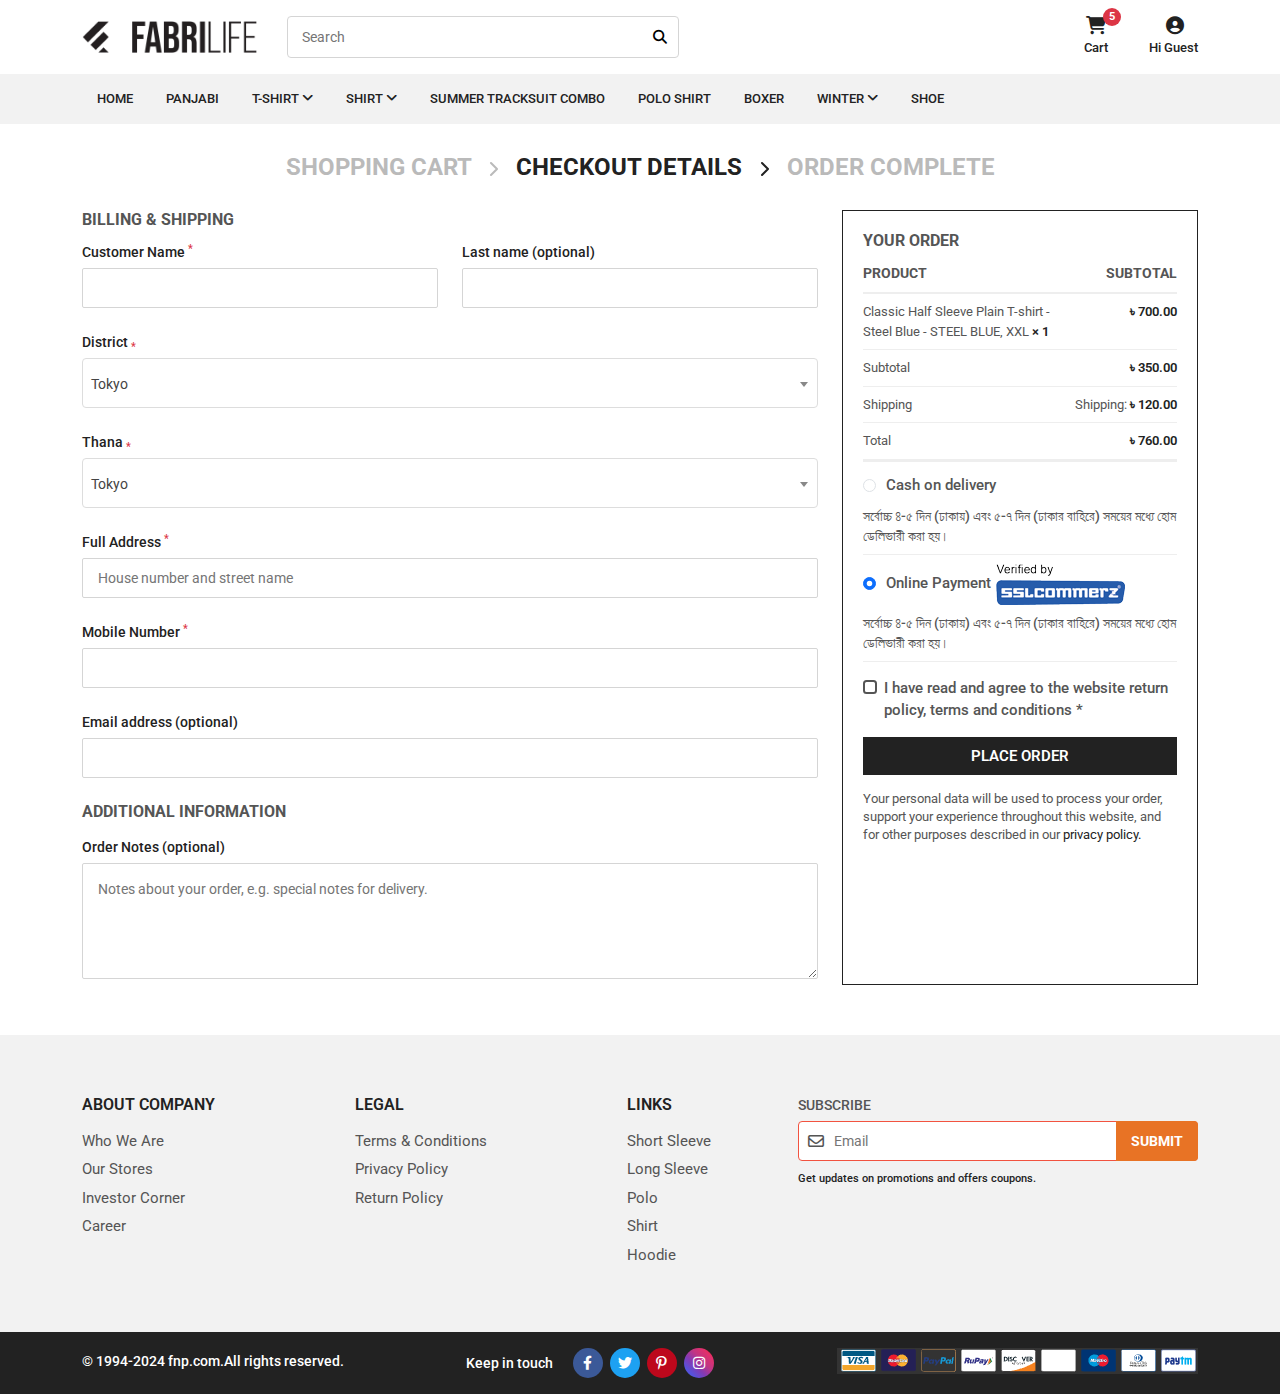
<file: checkout.html>
<!DOCTYPE html>
<html lang="en">

<head>
  <meta charset="UTF-8">
  <meta http-equiv="X-UA-Compatible" content="IE=edge">
  <meta name="viewport"
    content="width=device-width, initial-scale=1.0, maximum-scale=5.0, minimum-scale=1.0, user-scalable=yes">
  <title>Ecommerce-Fashion</title>
  <link rel="shortcut icon" href="" type="image/x-icon">
  <!--all css link -->
  <link rel="stylesheet" href="css/bootstrap.min.css">
  <link rel="stylesheet" href="fontawsome/css/all.min.css">
  <link rel="stylesheet" href="fontawsome/css/fontawesome.min.css">
  <link rel="stylesheet" href="css/slick.css">
  <link rel="stylesheet" href="css/select2.min.css">
  <link rel="stylesheet" href="css/animate.min.css">
  <link rel="stylesheet" href="css/magnific-popup.css">
  <link rel="stylesheet" href="css/style.css">
  <link rel="stylesheet" href="css/responsive.css">
</head>


<body>

  <div id="preloader">
    <div class="loader"></div>
  </div>
  <!-- header area start -->
  <div id="header-fixed-height"></div>
  <header class="header_area" id="sticky-header">
    <div class="header_main d-none d-lg-block">
      <!-- middle header area start -->
      <div class="middle_header_area">
        <div class="container">
          <div class="middle_header_main">
            <div class="left_area">
              <div class="logo">
                <a href="index.html"><img src="images/logo.png" alt="logo"></a>
              </div>
              <div class="other_options">
                <div class="search_area_">
                  <form action="#">
                    <div class="input_groups">
                      <input type="text" placeholder="Search">
                      <button type="submit"><i class="fa-solid fa-magnifying-glass"></i></button>
                    </div>
                  </form>
                </div>
              </div>
            </div>
            <div class="right_area text-end">
              <div class="cart_ position-relative">
                <a href="cart.html" class="cart_btn position-relative">
                  <i class="fa-solid fa-cart-shopping"></i>
                  <span>Cart</span>
                  <small class="badge bg-danger position-absolute">5</small>
                </a>
              </div>
              <div class="profile_">
                <button class="menus_dropdown_items position-relative">
                  <i class="fa-solid fa-circle-user"></i>
                  <span>Hi Guest</span>
                  <div class="menus_dropdown_items_list">
                    <ul class="list-unstyled text-start">
                      <li><a href="login.html"><i class="fa-solid fa-user"></i> Login</a></li>
                      <li><a href="register.html"><i class="fa-solid fa-address-book"></i> Register</a></li>
                    </ul>
                  </div>
                </button>
              </div>
            </div>
          </div>
        </div>
      </div>
      <!-- middle header area end -->
      <!-- mega menu area start -->
      <div class="menu_area">
        <div class="container">
          <div class="position_relative">
            <ul class="list-unstyled">
              <li>
                <a href="category.html">Home</a>
              </li>
              <li>
                <a href="category.html">Panjabi</a>
              </li>
              <li>
                <a href="category.html">T-shirt <i class="fa-solid fa-angle-down"></i></a>
                <ul class="list-unstyled">
                  <li><a href="category.html">DESIGNER EDITION T-SHIRT</a></li>
                  <li><a href="category.html">SPORTS T-SHIRT</a></li>
                  <li><a href="category.html">SOLID T-SHIRT</a></li>
                  <li><a href="category.html">GRAPHICS T-SHIRT</a></li>
                </ul>
              </li>
              <li>
                <a href="category.html">Shirt <i class="fa-solid fa-angle-down"></i></a>
                <ul class="list-unstyled">
                  <li><a href="category.html">DENIM SHIRT</a></li>
                  <li><a href="category.html">CASUAL PRINT SHIRT</a></li>
                  <li><a href="category.html">SOLID SHIRT</a></li>
                </ul>
              </li>
              <li>
                <a href="category.html">SUMMER TRACKSUIT COMBO</a>
              </li>
              <li>
                <a href="category.html">POLO SHIRT</a>
              </li>
              <li>
                <a href="category.html">BOXER</a>
              </li>
              <li>
                <a href="category.html">WINTER <i class="fa-solid fa-angle-down"></i></a>
                <ul class="list-unstyled">
                  <li><a href="category.html">LONG SLEEVE T-SHIRT</a></li>
                  <li><a href="category.html">SWEATSHIRT</a></li>
                  <li><a href="category.html">HOODIE</a></li>
                  <li><a href="category.html">JOGGERS</a></li>
                </ul>
              </li>
              <li>
                <a href="category.html">SHOE</a>
              </li>
            </ul>
          </div>
        </div>
      </div>
      <!-- mega menu area end -->
    </div>
    <!-- mobile navbar part start -->
    <div class="mobile-menu-area d-block d-lg-none">
      <div class="mobile-topbar">
        <div class="container">
          <div class="d-flex justify-content-between align-items-center gap-3">
            <div class="bars">
              <i class="fas fa-bars"></i>
            </div>
            <div class="logo">
              <a href="index.html"><img src="images/logo.png" alt="logo"></a>
            </div>
            <div class="right_area text-end">
              <div class="cart_ position-relative">
                <a href="cart.html" class="cart_btn position-relative">
                  <i class="fa-solid fa-cart-shopping"></i>
                  <span>Cart</span>
                  <small class="badge bg-danger position-absolute">5</small>
                </a>
              </div>
              <div class="profile_">
                <button class="menus_dropdown_items position-relative">
                  <i class="fa-solid fa-circle-user"></i>
                  <span>Hi Guest</span>
                  <div class="menus_dropdown_items_list">
                    <ul class="list-unstyled text-start">
                      <li><a href="login.html"><i class="fa-solid fa-user"></i> Login</a></li>
                      <li><a href="register.html"><i class="fa-solid fa-address-book"></i> Register</a></li>
                    </ul>
                  </div>
                </button>
              </div>
            </div>
          </div>
        </div>
      </div>
      <div class="mobile-menu-overlay"></div>
      <div class="mobile-menu-main">
        <div class="logo">
          <a href="index.html"><img src="images/logo.png" alt="logo"></a>
        </div>
        <div class="close-mobile-menu"><i class="fas fa-times"></i></div>
        <div class="menu-body">
          <div class="menu-list">
            <ul class="list-unstyled">
              <li class="sub-mobile-menu">
                <a href="index.html">Home </a>
              </li>
              <li class="sub-mobile-menu">
                <a href="#">Panjabi</a>
              </li>

              <li class="sub-mobile-menu">
                <a href="#">T-shirt <i class="fas fa-chevron-down"></i></a>
                <ul class="list-unstyled">
                  <li><a href="#">DESIGNER EDITION T-SHIRT</a></li>
                  <li><a href="#">SPORTS T-SHIRT</a></li>
                  <li><a href="#">SOLID T-SHIRT</a></li>
                </ul>
              </li>
              <li class="sub-mobile-menu">
                <a href="#">Shirt <i class="fas fa-chevron-down"></i></a>
                <ul class="list-unstyled">
                  <li><a href="#">DENIM SHIRT</a></li>
                  <li><a href="#">CASUAL PRINT SHIRT</a></li>
                  <li><a href="#">SOLID SHIRT</a></li>
                </ul>
              </li>
              <li class="sub-mobile-menu">
                <a href="#">SUMMER TRACKSUIT COMBO</a>
              </li>
              <li class="sub-mobile-menu"><a href="#">POLO SHIRT</a>
              </li>
              <li class="sub-mobile-menu">
                <a href="#">BOXER</a>
              </li>
            </ul>
          </div>
        </div>
      </div>
    </div>
    <!-- mobile navbar part end -->
  </header>
  <!-- header area end -->


  <!-- main area start -->
  <main>
    <!-- cart area start -->
    <section class="cart_area checkout_area">
      <div class="container">
        <div class="top_breadcrumb">
          <ul class="list-unstyled">
            <li><a href="cart.html">Shopping cart <svg xmlns="http://www.w3.org/2000/svg" width="24" height="24"
                  viewBox="0 0 24 24" fill="none" stroke="currentColor" stroke-width="2" stroke-linecap="round"
                  stroke-linejoin="round" class="icon icon-tabler icons-tabler-outline icon-tabler-chevron-right">
                  <path stroke="none" d="M0 0h24v24H0z" fill="none" />
                  <path d="M9 6l6 6l-6 6" /></svg></a></li>
            <li class="active"><a href="checkout.html">Checkout details <svg xmlns="http://www.w3.org/2000/svg"
                  width="24" height="24" viewBox="0 0 24 24" fill="none" stroke="currentColor" stroke-width="2"
                  stroke-linecap="round" stroke-linejoin="round"
                  class="icon icon-tabler icons-tabler-outline icon-tabler-chevron-right">
                  <path stroke="none" d="M0 0h24v24H0z" fill="none" />
                  <path d="M9 6l6 6l-6 6" /></svg></a></li>
            <li><a class="no_click">Order complete <svg xmlns="http://www.w3.org/2000/svg" width="24" height="24"
                  viewBox="0 0 24 24" fill="none" stroke="currentColor" stroke-width="2" stroke-linecap="round"
                  stroke-linejoin="round" class="icon icon-tabler icons-tabler-outline icon-tabler-chevron-right">
                  <path stroke="none" d="M0 0h24v24H0z" fill="none" />
                  <path d="M9 6l6 6l-6 6" /></svg></a></li>
          </ul>
        </div>
        <div class="row">
          <div class="col-lg-8">
            <div class="checkout_form">
              <h4 class="checkout_title">Billing & Shipping</h4>
              <div class="form_main row g-4">
                <div class="col-lg-6">
                  <div class="input_groups">
                    <label>Customer Name <sup class="text-danger">*</sup></label>
                    <input type="text">
                  </div>
                </div>
                <div class="col-lg-6">
                  <div class="input_groups">
                    <label>Last name (optional)</label>
                    <input type="text">
                  </div>
                </div>
                <div class="col-lg-12">
                  <div class="input_groups">
                    <label>District <sub class="text-danger">*</sub></label>
                    <select class="js-select2">
                      <option value="Tokyo">Tokyo</option>
                      <option value="Beijing">Beijing</option>
                      <option value="Delhi">Delhi</option>
                      <option value="Seoul">Seoul</option>
                      <option value="Bangkok">Bangkok</option>
                      <option value="Jakarta">Jakarta</option>
                      <option value="Mumbai">Mumbai</option>
                      <option value="Shanghai">Shanghai</option>
                      <option value="Karachi">Karachi</option>
                      <option value="Istanbul">Istanbul</option>
                      <option value="Manila">Manila</option>
                      <option value="Dhaka">Dhaka</option>
                      <option value="Tehran">Tehran</option>
                      <option value="Riyadh">Riyadh</option>
                      <option value="Kuala Lumpur">Kuala Lumpur</option>
                      <option value="Hanoi">Hanoi</option>
                      <option value="Singapore City">Singapore City</option>
                      <option value="Taipei">Taipei</option>
                      <option value="Dubai">Dubai</option>
                      <option value="Kathmandu">Kathmandu</option>
                    </select>
                  </div>
                </div>
                <div class="col-lg-12">
                  <div class="input_groups">
                    <label>Thana <sub class="text-danger">*</sub></label>
                    <select class="js-select2">
                      <option value="Tokyo">Tokyo</option>
                      <option value="Beijing">Beijing</option>
                      <option value="Delhi">Delhi</option>
                      <option value="Seoul">Seoul</option>
                      <option value="Bangkok">Bangkok</option>
                      <option value="Jakarta">Jakarta</option>
                      <option value="Mumbai">Mumbai</option>
                      <option value="Shanghai">Shanghai</option>
                      <option value="Karachi">Karachi</option>
                      <option value="Istanbul">Istanbul</option>
                      <option value="Manila">Manila</option>
                      <option value="Dhaka">Dhaka</option>
                      <option value="Tehran">Tehran</option>
                      <option value="Riyadh">Riyadh</option>
                      <option value="Kuala Lumpur">Kuala Lumpur</option>
                      <option value="Hanoi">Hanoi</option>
                      <option value="Singapore City">Singapore City</option>
                      <option value="Taipei">Taipei</option>
                      <option value="Dubai">Dubai</option>
                      <option value="Kathmandu">Kathmandu</option>
                    </select>
                  </div>
                </div>
                <div class="col-lg-12">
                  <div class="input_groups">
                    <label>Full Address <sup class="text-danger">*</sup></label>
                    <input type="text" placeholder="House number and street name">
                  </div>
                </div>
                <div class="col-lg-12">
                  <div class="input_groups">
                    <label>Mobile Number <sup class="text-danger">*</sup></label>
                    <input type="text">
                  </div>
                </div>
                <div class="col-lg-12">
                  <div class="input_groups">
                    <label>Email address (optional)</label>
                    <input type="text">
                  </div>
                </div>
                <div class="col-lg-12 mt-4">
                  <h4 class="checkout_title">Additional information</h4>
                  <div class="input_groups mt-3">
                    <label>Order Notes (optional)</label>
                    <textarea rows="4"
                      placeholder="Notes about your order, e.g. special notes for delivery."></textarea>
                  </div>
                </div>
              </div>
            </div>
          </div>
          <div class="col-lg-4">
            <div class="cart_right table-responsive">
              <h4 class="order_title">Your order</h4>
              <table class="table table-borderless mb-1">
                <thead>
                  <tr>
                    <th>Product</th>
                    <th style="text-align: right; min-width: 120px;">Subtotal</th>
                  </tr>
                </thead>
                <tbody>
                  <tr>
                    <td>Classic Half Sleeve Plain T-shirt - Steel Blue - STEEL BLUE, XXL <span>× 1</span></td>
                    <th><span>৳ 700.00</span></th>
                  </tr>
                  <tr>
                    <td>Subtotal</td>
                    <th>
                      <span>৳ 350.00</span>
                    </th>
                  </tr>
                  <tr>
                    <td>Shipping</td>
                    <th>
                      Shipping: <span> ৳ 120.00</span>
                    </th>
                  </tr>
                </tbody>
                <tfoot>
                  <tr>
                    <td>Total</td>
                    <th>
                      <span>৳ 760.00</span>
                    </th>
                  </tr>
                </tfoot>
              </table>
              <table class="table table-borderless mb-0">
                <tbody>
                  <tr>
                    <td class="pay_condition">
                      <div class="form-check">
                        <input class="form-check-input shadow-none" type="radio" name="flexRadioDefault"
                          id="flexRadioDefault1">
                        <label class="form-check-label" for="flexRadioDefault1">
                          Cash on delivery
                        </label>
                      </div>
                      <p class="des">সর্বোচ্চ ৪-৫ দিন (ঢাকায়) এবং ৫-৭ দিন (ঢাকার বাহিরে) সময়ের মধ্যে হোম ডেলিভারী করা
                        হয়।</p>
                    </td>
                  </tr>
                  <tr>
                    <td class="pay_condition">
                      <div class="form-check">
                        <input class="form-check-input shadow-none" type="radio" name="flexRadioDefault"
                          id="flexRadioDefault2" checked>
                        <label class="form-check-label" for="flexRadioDefault2">
                          Online Payment <img src="images/ssl.png" alt="ssl">
                        </label>
                      </div>
                      <p class="des">সর্বোচ্চ ৪-৫ দিন (ঢাকায়) এবং ৫-৭ দিন (ঢাকার বাহিরে) সময়ের মধ্যে হোম ডেলিভারী করা
                        হয়।</p>
                    </td>
                  </tr>
                </tbody>
              </table>
              <div class="read_conditions">
                <div class="form-check">
                  <input class="form-check-input shadow-none" type="checkbox" value="" id="flexCheckDefault">
                  <label class="form-check-label" for="flexCheckDefault">
                    I have read and agree to the website return policy, terms and conditions *
                  </label>
                </div>
              </div>
              <div class="checkout_">
                <a href="order-complete.html" class="checkout_btn">Place Order</a>
              </div>
              <div class="privacy_policy">
                <p>Your personal data will be used to process your order, support your experience throughout this
                  website, and for other purposes described in our <a href="privacy-policy.html">privacy policy.</a></p>
              </div>
              <!-- <div class="coupon_box mt-2 table-responsive">
                <table class="table table-borderless">
                  <thead>
                    <tr>
                      <th> <svg xmlns="http://www.w3.org/2000/svg" width="24" height="24" viewBox="0 0 24 24"
                          fill="none" stroke="currentColor" stroke-width="2" stroke-linecap="round"
                          stroke-linejoin="round" class="icon icon-tabler icons-tabler-outline icon-tabler-tag">
                          <path stroke="none" d="M0 0h24v24H0z" fill="none" />
                          <path d="M7.5 7.5m-1 0a1 1 0 1 0 2 0a1 1 0 1 0 -2 0" />
                          <path
                            d="M3 6v5.172a2 2 0 0 0 .586 1.414l7.71 7.71a2.41 2.41 0 0 0 3.408 0l5.592 -5.592a2.41 2.41 0 0 0 0 -3.408l-7.71 -7.71a2 2 0 0 0 -1.414 -.586h-5.172a3 3 0 0 0 -3 3z" />
                        </svg> Coupon</th>
                    </tr>
                  </thead>
                  <tbody>
                    <tr>
                      <td>
                        <div class="input_groups">
                          <input type="text" placeholder="Coupon code">
                        </div>
                        <button class="mt-3 apply_coupon">Apply Coupon</button>
                      </td>
                    </tr>
                  </tbody>
                </table>
              </div> -->
            </div>
          </div>
        </div>
      </div>
    </section>
    <!-- cart area end -->
  </main>
  <!-- main area end -->

  <!-- footer area start -->
   <!-- scroll top part start -->
  <button class="scroll-to-top">
    <i class="fas fa-angle-up"></i>
  </button>
  <!-- scroll top part end -->
  <!-- footer area start -->
  <footer class="footer_area">
    <div class="container">
      <div class="footer_main d-lg-flex justify-content-between gap-5">
        <div class="left_info d-flex flex-grow-1">
          <div class="info_item">
            <h4 class="title">ABOUT COMPANY
            </h4>
            <ul class="list-unstyled">
              <li><a href="#">Who We Are</a></li>
              <li><a href="#">Our Stores </a></li>
              <li><a href="#">Investor Corner </a></li>
              <li><a href="#">Career </a></li>
            </ul>
          </div>
          <div class="info_item">
            <h4 class="title">Legal
            </h4>
            <ul class="list-unstyled">
              <li><a href="#"> Terms & Conditions</a></li>
              <li><a href="#">Privacy Policy</a></li>
              <li><a href="#">Return Policy</a></li>
            </ul>
          </div>
          <div class="info_item">
            <h4 class="title">Links
            </h4>
            <ul class="list-unstyled">
              <li><a href="#">Short Sleeve</a></li>
              <li><a href="#">Long Sleeve</a></li>
              <li><a href="#">Polo</a></li>
              <li><a href="#">Shirt</a></li>
              <li><a href="#">Hoodie</a></li>
            </ul>

          </div>
        </div>
        <div class="right_info">
          <form action="#">
            <div class="input_groups">
              <label>Subscribe</label>
              <div class="input_field position-relative">
                <span class="email_icon">
                  <i class="far fa-envelope"></i>
                </span>
                <input type="text" placeholder="Email">
                <button type="submit">Submit</button>
              </div>
              <small>Get updates on promotions and offers coupons.
              </small>
            </div>
          </form>
        </div>
      </div>
    </div>
    <div class="footer_btm">
      <div class="container">
        <div class="d-lg-flex justify-content-lg-between gap-4">
          <div class="left text-center text-lg-start">
            <p>© 1994-2024 fnp.com.All rights reserved.</p>
          </div>
          <div class="middle text-center my-3 my-lg-0">
            <span>Keep in touch</span>
            <div class="links">
              <a href="#"><i class="fab fa-facebook-f"></i></a>
              <a href="#"><i class="fab fa-twitter"></i></a>
              <a href="#"><i class="fab fa-pinterest-p"></i></a>
              <a href="#"><i class="fab fa-instagram"></i></a>
            </div>
          </div>
          <div class="right text-center text-lg-end">
            <img src="images/payment.png" alt="payment" class="img-fluid">
          </div>
        </div>
      </div>
    </div>
  </footer>
  <!-- footer area end -->
  <!-- footer area end -->

  <!-- all js link -->
  <script src="js/jquery-3.6.0.min.js"></script>
  <script src="js/bootstrap.bundle.min.js"></script>
  <script src="js/slick.min.js"></script>
  <script src="js/select2.min.js"></script>
  <script src="js/jquery.magnific-popup.min.js"></script>
  <script src="js/script.js"></script>
</body>

</html>
</file>
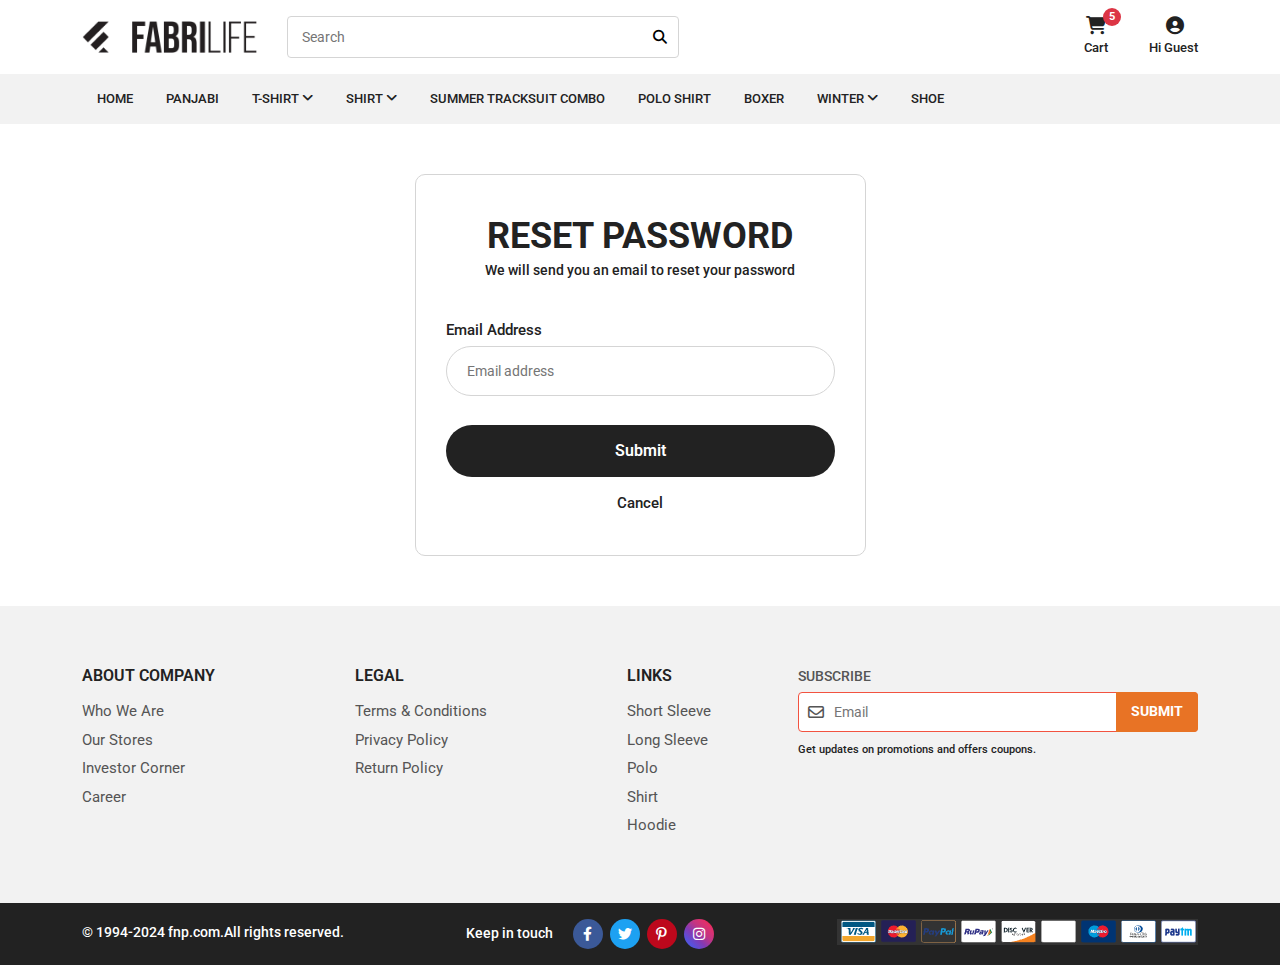
<file: forgot.html>
<!DOCTYPE html>
<html lang="en">

<head>
  <meta charset="UTF-8">
  <meta http-equiv="X-UA-Compatible" content="IE=edge">
  <meta name="viewport"
    content="width=device-width, initial-scale=1.0, maximum-scale=5.0, minimum-scale=1.0, user-scalable=yes">
  <title>Ecommerce-Fashion</title>
  <link rel="shortcut icon" href="" type="image/x-icon">
  <!--all css link -->
  <link rel="stylesheet" href="css/bootstrap.min.css">
  <link rel="stylesheet" href="fontawsome/css/all.min.css">
  <link rel="stylesheet" href="fontawsome/css/fontawesome.min.css">
  <link rel="stylesheet" href="css/slick.css">
  <link rel="stylesheet" href="css/select2.min.css">
  <link rel="stylesheet" href="css/animate.min.css">
  <link rel="stylesheet" href="css/magnific-popup.css">
  <link rel="stylesheet" href="css/style.css">
  <link rel="stylesheet" href="css/responsive.css">
</head>


<body>

  <div id="preloader">
    <div class="loader"></div>
  </div>
  <!-- header area start -->
  <div id="header-fixed-height"></div>
  <header class="header_area" id="sticky-header">
    <div class="header_main d-none d-lg-block">
      <!-- middle header area start -->
      <div class="middle_header_area">
        <div class="container">
          <div class="middle_header_main">
            <div class="left_area">
              <div class="logo">
                <a href="index.html"><img src="images/logo.png" alt="logo"></a>
              </div>
              <div class="other_options">
                <div class="search_area_">
                  <form action="#">
                    <div class="input_groups">
                      <input type="text" placeholder="Search">
                      <button type="submit"><i class="fa-solid fa-magnifying-glass"></i></button>
                    </div>
                  </form>
                </div>
              </div>
            </div>
            <div class="right_area text-end">
              <div class="cart_ position-relative">
                <a href="cart.html" class="cart_btn position-relative">
                  <i class="fa-solid fa-cart-shopping"></i>
                  <span>Cart</span>
                  <small class="badge bg-danger position-absolute">5</small>
                </a>
              </div>
              <div class="profile_">
                <button class="menus_dropdown_items position-relative">
                  <i class="fa-solid fa-circle-user"></i>
                  <span>Hi Guest</span>
                  <div class="menus_dropdown_items_list">
                    <ul class="list-unstyled text-start">
                      <li><a href="login.html"><i class="fa-solid fa-user"></i> Login</a></li>
                      <li><a href="register.html"><i class="fa-solid fa-address-book"></i> Register</a></li>
                    </ul>
                  </div>
                </button>
              </div>
            </div>
          </div>
        </div>
      </div>
      <!-- middle header area end -->
      <!-- mega menu area start -->
      <div class="menu_area">
        <div class="container">
          <div class="position_relative">
            <ul class="list-unstyled">
              <li>
                <a href="category.html">Home</a>
              </li>
              <li>
                <a href="category.html">Panjabi</a>
              </li>
              <li>
                <a href="category.html">T-shirt <i class="fa-solid fa-angle-down"></i></a>
                <ul class="list-unstyled">
                  <li><a href="category.html">DESIGNER EDITION T-SHIRT</a></li>
                  <li><a href="category.html">SPORTS T-SHIRT</a></li>
                  <li><a href="category.html">SOLID T-SHIRT</a></li>
                  <li><a href="category.html">GRAPHICS T-SHIRT</a></li>
                </ul>
              </li>
              <li>
                <a href="category.html">Shirt <i class="fa-solid fa-angle-down"></i></a>
                <ul class="list-unstyled">
                  <li><a href="category.html">DENIM SHIRT</a></li>
                  <li><a href="category.html">CASUAL PRINT SHIRT</a></li>
                  <li><a href="category.html">SOLID SHIRT</a></li>
                </ul>
              </li>
              <li>
                <a href="category.html">SUMMER TRACKSUIT COMBO</a>
              </li>
              <li>
                <a href="category.html">POLO SHIRT</a>
              </li>
              <li>
                <a href="category.html">BOXER</a>
              </li>
              <li>
                <a href="category.html">WINTER <i class="fa-solid fa-angle-down"></i></a>
                <ul class="list-unstyled">
                  <li><a href="category.html">LONG SLEEVE T-SHIRT</a></li>
                  <li><a href="category.html">SWEATSHIRT</a></li>
                  <li><a href="category.html">HOODIE</a></li>
                  <li><a href="category.html">JOGGERS</a></li>
                </ul>
              </li>
              <li>
                <a href="category.html">SHOE</a>
              </li>
            </ul>
          </div>
        </div>
      </div>
      <!-- mega menu area end -->
    </div>
    <!-- mobile navbar part start -->
    <div class="mobile-menu-area d-block d-lg-none">
      <div class="mobile-topbar">
        <div class="container">
          <div class="d-flex justify-content-between align-items-center gap-3">
            <div class="bars">
              <i class="fas fa-bars"></i>
            </div>
            <div class="logo">
              <a href="index.html"><img src="images/logo.png" alt="logo"></a>
            </div>
            <div class="right_area text-end">
              <div class="cart_ position-relative">
                <a href="cart.html" class="cart_btn position-relative">
                  <i class="fa-solid fa-cart-shopping"></i>
                  <span>Cart</span>
                  <small class="badge bg-danger position-absolute">5</small>
                </a>
              </div>
              <div class="profile_">
                <button class="menus_dropdown_items position-relative">
                  <i class="fa-solid fa-circle-user"></i>
                  <span>Hi Guest</span>
                  <div class="menus_dropdown_items_list">
                    <ul class="list-unstyled text-start">
                      <li><a href="login.html"><i class="fa-solid fa-user"></i> Login</a></li>
                      <li><a href="register.html"><i class="fa-solid fa-address-book"></i> Register</a></li>
                    </ul>
                  </div>
                </button>
              </div>
            </div>
          </div>
        </div>
      </div>
      <div class="mobile-menu-overlay"></div>
      <div class="mobile-menu-main">
        <div class="logo">
          <a href="index.html"><img src="images/logo.png" alt="logo"></a>
        </div>
        <div class="close-mobile-menu"><i class="fas fa-times"></i></div>
        <div class="menu-body">
          <div class="menu-list">
            <ul class="list-unstyled">
              <li class="sub-mobile-menu">
                <a href="index.html">Home </a>
              </li>
              <li class="sub-mobile-menu">
                <a href="#">Panjabi</a>
              </li>

              <li class="sub-mobile-menu">
                <a href="#">T-shirt <i class="fas fa-chevron-down"></i></a>
                <ul class="list-unstyled">
                  <li><a href="#">DESIGNER EDITION T-SHIRT</a></li>
                  <li><a href="#">SPORTS T-SHIRT</a></li>
                  <li><a href="#">SOLID T-SHIRT</a></li>
                </ul>
              </li>
              <li class="sub-mobile-menu">
                <a href="#">Shirt <i class="fas fa-chevron-down"></i></a>
                <ul class="list-unstyled">
                  <li><a href="#">DENIM SHIRT</a></li>
                  <li><a href="#">CASUAL PRINT SHIRT</a></li>
                  <li><a href="#">SOLID SHIRT</a></li>
                </ul>
              </li>
              <li class="sub-mobile-menu">
                <a href="#">SUMMER TRACKSUIT COMBO</a>
              </li>
              <li class="sub-mobile-menu"><a href="#">POLO SHIRT</a>
              </li>
              <li class="sub-mobile-menu">
                <a href="#">BOXER</a>
              </li>
            </ul>
          </div>
        </div>
      </div>
    </div>
    <!-- mobile navbar part end -->
  </header>
  <!-- header area end -->


  <!-- main area start -->
  <main>
    <!-- login area start -->
    <section class="login_area">
      <div class="container">
        <div class="login_main text-center">
          <div class="row">
            <div class="col-xl-5 col-lg-6 mx-auto">
              <form action="#">
                <h1 class="login_title">Reset password
                  <small>We will send you an email to reset your password</small>
                </h1>

                <div class="input_groups">
                  <label>Email Address</label>
                  <input type="email" placeholder="Email address">
                </div>
                <div class="button_groups">
                  <button type="submit" class="login_btn common_btn">Submit</button>
                </div>
                <a href="login.html" class="create_account common_action">Cancel</a>
                <!-- <div class="password_reset_msg">
                  <h4 class="title msg_error">Please check your email for instructions on how to reset your password.</h4>
                  <h4 class="title msg_success">Reset Password sent Successfully</h4>
                </div> -->
              </form>
            </div>
          </div>
        </div>
      </div>
    </section>
    <!-- login area end -->
  </main>
  <!-- main area end -->

  <!-- footer area start -->
   <!-- scroll top part start -->
  <button class="scroll-to-top">
    <i class="fas fa-angle-up"></i>
  </button>
  <!-- scroll top part end -->
  <!-- footer area start -->
  <footer class="footer_area">
    <div class="container">
      <div class="footer_main d-lg-flex justify-content-between gap-5">
        <div class="left_info d-flex flex-grow-1">
          <div class="info_item">
            <h4 class="title">ABOUT COMPANY
            </h4>
            <ul class="list-unstyled">
              <li><a href="#">Who We Are</a></li>
              <li><a href="#">Our Stores </a></li>
              <li><a href="#">Investor Corner </a></li>
              <li><a href="#">Career </a></li>
            </ul>
          </div>
          <div class="info_item">
            <h4 class="title">Legal
            </h4>
            <ul class="list-unstyled">
              <li><a href="#"> Terms & Conditions</a></li>
              <li><a href="#">Privacy Policy</a></li>
              <li><a href="#">Return Policy</a></li>
            </ul>
          </div>
          <div class="info_item">
            <h4 class="title">Links
            </h4>
            <ul class="list-unstyled">
              <li><a href="#">Short Sleeve</a></li>
              <li><a href="#">Long Sleeve</a></li>
              <li><a href="#">Polo</a></li>
              <li><a href="#">Shirt</a></li>
              <li><a href="#">Hoodie</a></li>
            </ul>

          </div>
        </div>
        <div class="right_info">
          <form action="#">
            <div class="input_groups">
              <label>Subscribe</label>
              <div class="input_field position-relative">
                <span class="email_icon">
                  <i class="far fa-envelope"></i>
                </span>
                <input type="text" placeholder="Email">
                <button type="submit">Submit</button>
              </div>
              <small>Get updates on promotions and offers coupons.
              </small>
            </div>
          </form>
        </div>
      </div>
    </div>
    <div class="footer_btm">
      <div class="container">
        <div class="d-lg-flex justify-content-lg-between gap-4">
          <div class="left text-center text-lg-start">
            <p>© 1994-2024 fnp.com.All rights reserved.</p>
          </div>
          <div class="middle text-center my-3 my-lg-0">
            <span>Keep in touch</span>
            <div class="links">
              <a href="#"><i class="fab fa-facebook-f"></i></a>
              <a href="#"><i class="fab fa-twitter"></i></a>
              <a href="#"><i class="fab fa-pinterest-p"></i></a>
              <a href="#"><i class="fab fa-instagram"></i></a>
            </div>
          </div>
          <div class="right text-center text-lg-end">
            <img src="images/payment.png" alt="payment" class="img-fluid">
          </div>
        </div>
      </div>
    </div>
  </footer>
  <!-- footer area end -->
  <!-- footer area end -->

  <!-- all js link -->
  <script src="js/jquery-3.6.0.min.js"></script>
  <script src="js/bootstrap.bundle.min.js"></script>
  <script src="js/slick.min.js"></script>
  <script src="js/select2.min.js"></script>
  <script src="js/jquery.magnific-popup.min.js"></script>
  <script src="js/script.js"></script>
</body>

</html>
</file>
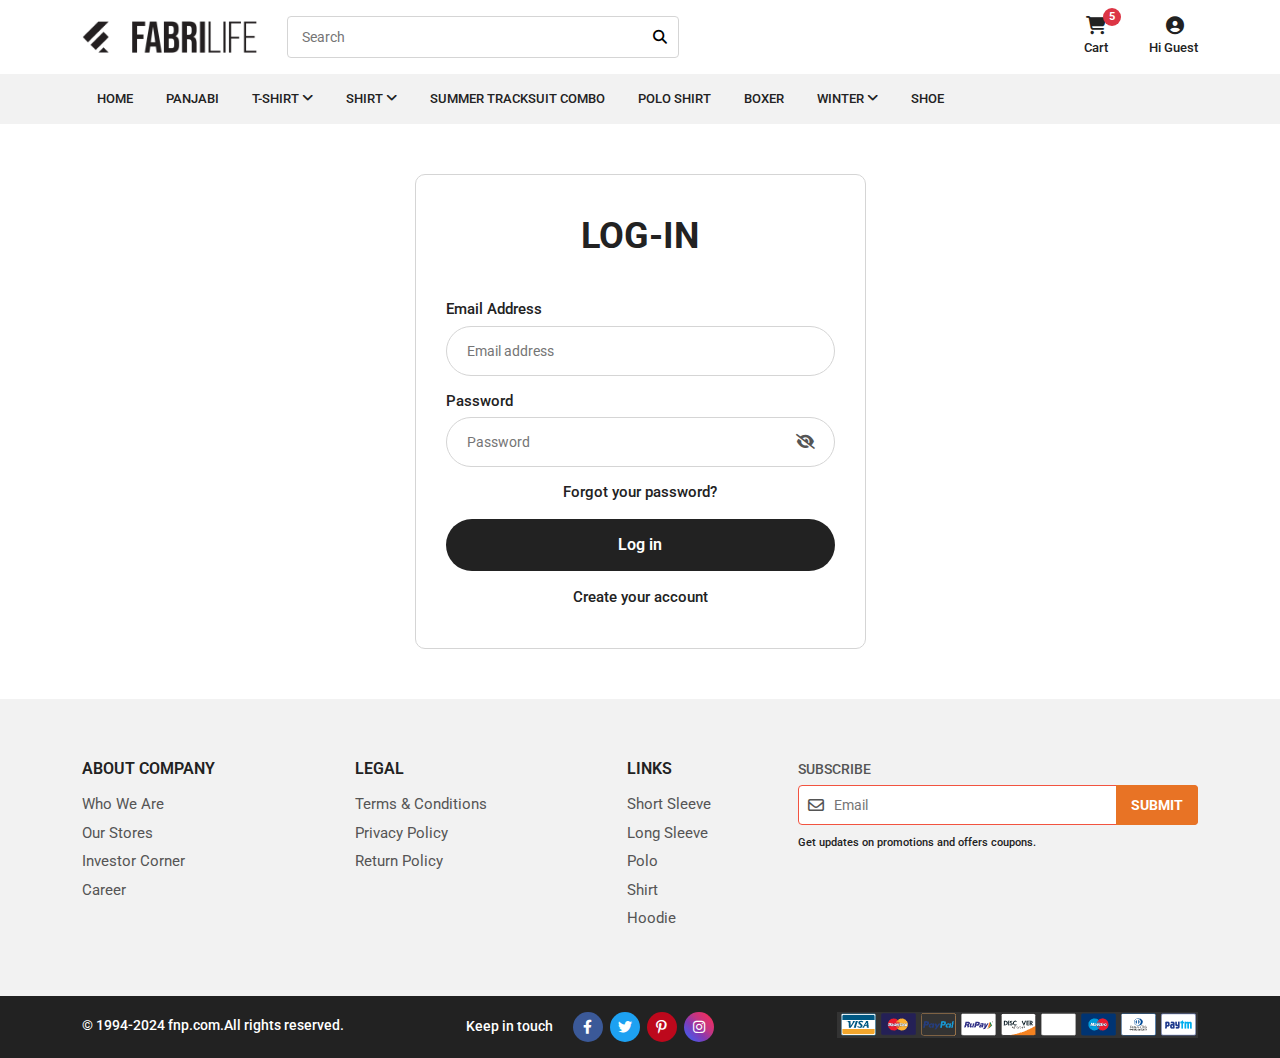
<file: login.html>
<!DOCTYPE html>
<html lang="en">

<head>
  <meta charset="UTF-8">
  <meta http-equiv="X-UA-Compatible" content="IE=edge">
  <meta name="viewport"
    content="width=device-width, initial-scale=1.0, maximum-scale=5.0, minimum-scale=1.0, user-scalable=yes">
  <title>Ecommerce-Fashion</title>
  <link rel="shortcut icon" href="" type="image/x-icon">
  <!--all css link -->
  <link rel="stylesheet" href="css/bootstrap.min.css">
  <link rel="stylesheet" href="fontawsome/css/all.min.css">
  <link rel="stylesheet" href="fontawsome/css/fontawesome.min.css">
  <link rel="stylesheet" href="css/slick.css">
  <link rel="stylesheet" href="css/select2.min.css">
  <link rel="stylesheet" href="css/animate.min.css">
  <link rel="stylesheet" href="css/magnific-popup.css">
  <link rel="stylesheet" href="css/style.css">
  <link rel="stylesheet" href="css/responsive.css">
</head>


<body>

  <div id="preloader">
    <div class="loader"></div>
  </div>
  <!-- header area start -->
  <div id="header-fixed-height"></div>
  <header class="header_area" id="sticky-header">
    <div class="header_main d-none d-lg-block">
      <!-- middle header area start -->
      <div class="middle_header_area">
        <div class="container">
          <div class="middle_header_main">
            <div class="left_area">
              <div class="logo">
                <a href="index.html"><img src="images/logo.png" alt="logo"></a>
              </div>
              <div class="other_options">
                <div class="search_area_">
                  <form action="#">
                    <div class="input_groups">
                      <input type="text" placeholder="Search">
                      <button type="submit"><i class="fa-solid fa-magnifying-glass"></i></button>
                    </div>
                  </form>
                </div>
              </div>
            </div>
            <div class="right_area text-end">
              <div class="cart_ position-relative">
                <a href="cart.html" class="cart_btn position-relative">
                  <i class="fa-solid fa-cart-shopping"></i>
                  <span>Cart</span>
                  <small class="badge bg-danger position-absolute">5</small>
                </a>
              </div>
              <div class="profile_">
                <button class="menus_dropdown_items position-relative">
                  <i class="fa-solid fa-circle-user"></i>
                  <span>Hi Guest</span>
                  <div class="menus_dropdown_items_list">
                    <ul class="list-unstyled text-start">
                      <li><a href="login.html"><i class="fa-solid fa-user"></i> Login</a></li>
                      <li><a href="register.html"><i class="fa-solid fa-address-book"></i> Register</a></li>
                    </ul>
                  </div>
                </button>
              </div>
            </div>
          </div>
        </div>
      </div>
      <!-- middle header area end -->
      <!-- mega menu area start -->
      <div class="menu_area">
        <div class="container">
          <div class="position_relative">
            <ul class="list-unstyled">
              <li>
                <a href="category.html">Home</a>
              </li>
              <li>
                <a href="category.html">Panjabi</a>
              </li>
              <li>
                <a href="category.html">T-shirt <i class="fa-solid fa-angle-down"></i></a>
                <ul class="list-unstyled">
                  <li><a href="category.html">DESIGNER EDITION T-SHIRT</a></li>
                  <li><a href="category.html">SPORTS T-SHIRT</a></li>
                  <li><a href="category.html">SOLID T-SHIRT</a></li>
                  <li><a href="category.html">GRAPHICS T-SHIRT</a></li>
                </ul>
              </li>
              <li>
                <a href="category.html">Shirt <i class="fa-solid fa-angle-down"></i></a>
                <ul class="list-unstyled">
                  <li><a href="category.html">DENIM SHIRT</a></li>
                  <li><a href="category.html">CASUAL PRINT SHIRT</a></li>
                  <li><a href="category.html">SOLID SHIRT</a></li>
                </ul>
              </li>
              <li>
                <a href="category.html">SUMMER TRACKSUIT COMBO</a>
              </li>
              <li>
                <a href="category.html">POLO SHIRT</a>
              </li>
              <li>
                <a href="category.html">BOXER</a>
              </li>
              <li>
                <a href="category.html">WINTER <i class="fa-solid fa-angle-down"></i></a>
                <ul class="list-unstyled">
                  <li><a href="category.html">LONG SLEEVE T-SHIRT</a></li>
                  <li><a href="category.html">SWEATSHIRT</a></li>
                  <li><a href="category.html">HOODIE</a></li>
                  <li><a href="category.html">JOGGERS</a></li>
                </ul>
              </li>
              <li>
                <a href="category.html">SHOE</a>
              </li>
            </ul>
          </div>
        </div>
      </div>
      <!-- mega menu area end -->
    </div>
    <!-- mobile navbar part start -->
    <div class="mobile-menu-area d-block d-lg-none">
      <div class="mobile-topbar">
        <div class="container">
          <div class="d-flex justify-content-between align-items-center gap-3">
            <div class="bars">
              <i class="fas fa-bars"></i>
            </div>
            <div class="logo">
              <a href="index.html"><img src="images/logo.png" alt="logo"></a>
            </div>
            <div class="right_area text-end">
              <div class="cart_ position-relative">
                <a href="cart.html" class="cart_btn position-relative">
                  <i class="fa-solid fa-cart-shopping"></i>
                  <span>Cart</span>
                  <small class="badge bg-danger position-absolute">5</small>
                </a>
              </div>
              <div class="profile_">
                <button class="menus_dropdown_items position-relative">
                  <i class="fa-solid fa-circle-user"></i>
                  <span>Hi Guest</span>
                  <div class="menus_dropdown_items_list">
                    <ul class="list-unstyled text-start">
                      <li><a href="login.html"><i class="fa-solid fa-user"></i> Login</a></li>
                      <li><a href="register.html"><i class="fa-solid fa-address-book"></i> Register</a></li>
                    </ul>
                  </div>
                </button>
              </div>
            </div>
          </div>
        </div>
      </div>
      <div class="mobile-menu-overlay"></div>
      <div class="mobile-menu-main">
        <div class="logo">
          <a href="index.html"><img src="images/logo.png" alt="logo"></a>
        </div>
        <div class="close-mobile-menu"><i class="fas fa-times"></i></div>
        <div class="menu-body">
          <div class="menu-list">
            <ul class="list-unstyled">
              <li class="sub-mobile-menu">
                <a href="index.html">Home </a>
              </li>
              <li class="sub-mobile-menu">
                <a href="#">Panjabi</a>
              </li>

              <li class="sub-mobile-menu">
                <a href="#">T-shirt <i class="fas fa-chevron-down"></i></a>
                <ul class="list-unstyled">
                  <li><a href="#">DESIGNER EDITION T-SHIRT</a></li>
                  <li><a href="#">SPORTS T-SHIRT</a></li>
                  <li><a href="#">SOLID T-SHIRT</a></li>
                </ul>
              </li>
              <li class="sub-mobile-menu">
                <a href="#">Shirt <i class="fas fa-chevron-down"></i></a>
                <ul class="list-unstyled">
                  <li><a href="#">DENIM SHIRT</a></li>
                  <li><a href="#">CASUAL PRINT SHIRT</a></li>
                  <li><a href="#">SOLID SHIRT</a></li>
                </ul>
              </li>
              <li class="sub-mobile-menu">
                <a href="#">SUMMER TRACKSUIT COMBO</a>
              </li>
              <li class="sub-mobile-menu"><a href="#">POLO SHIRT</a>
              </li>
              <li class="sub-mobile-menu">
                <a href="#">BOXER</a>
              </li>
            </ul>
          </div>
        </div>
      </div>
    </div>
    <!-- mobile navbar part end -->
  </header>
  <!-- header area end -->


  <!-- main area start -->
  <main>
    <!-- login area start -->
    <section class="login_area">
      <div class="container">
        <div class="login_main text-center">
          <div class="row">
            <div class="col-xl-5 col-lg-6 mx-auto">
              <form action="dashboard.html">
                <h1 class="login_title">Log-in</h1>
                <div class="input_groups">
                  <label>Email Address</label>
                  <input type="email" placeholder="Email address">
                </div>
                <div class="input_groups">
                  <label>Password</label>
                  <div class="position-relative">
                    <input type="password" placeholder="Password">
                    <button class="password_show_btn" type="button"><i class="fa-solid fa-eye-slash"></i></button>
                  </div>
                </div>
                <a href="forgot.html" class="forgot_password common_action">Forgot your password?</a>
                <div class="button_groups">
                  <button type="submit" class="login_btn common_btn">Log in</button>
                </div>
                <a href="registration.html" class="create_account common_action">Create your account</a>
              </form>
            </div>
          </div>
        </div>
      </div>
    </section>
    <!-- login area end -->
  </main>
  <!-- main area end -->

  <!-- footer area start -->
   <!-- scroll top part start -->
  <button class="scroll-to-top">
    <i class="fas fa-angle-up"></i>
  </button>
  <!-- scroll top part end -->
  <!-- footer area start -->
  <footer class="footer_area">
    <div class="container">
      <div class="footer_main d-lg-flex justify-content-between gap-5">
        <div class="left_info d-flex flex-grow-1">
          <div class="info_item">
            <h4 class="title">ABOUT COMPANY
            </h4>
            <ul class="list-unstyled">
              <li><a href="#">Who We Are</a></li>
              <li><a href="#">Our Stores </a></li>
              <li><a href="#">Investor Corner </a></li>
              <li><a href="#">Career </a></li>
            </ul>
          </div>
          <div class="info_item">
            <h4 class="title">Legal
            </h4>
            <ul class="list-unstyled">
              <li><a href="#"> Terms & Conditions</a></li>
              <li><a href="#">Privacy Policy</a></li>
              <li><a href="#">Return Policy</a></li>
            </ul>
          </div>
          <div class="info_item">
            <h4 class="title">Links
            </h4>
            <ul class="list-unstyled">
              <li><a href="#">Short Sleeve</a></li>
              <li><a href="#">Long Sleeve</a></li>
              <li><a href="#">Polo</a></li>
              <li><a href="#">Shirt</a></li>
              <li><a href="#">Hoodie</a></li>
            </ul>

          </div>
        </div>
        <div class="right_info">
          <form action="#">
            <div class="input_groups">
              <label>Subscribe</label>
              <div class="input_field position-relative">
                <span class="email_icon">
                  <i class="far fa-envelope"></i>
                </span>
                <input type="text" placeholder="Email">
                <button type="submit">Submit</button>
              </div>
              <small>Get updates on promotions and offers coupons.
              </small>
            </div>
          </form>
        </div>
      </div>
    </div>
    <div class="footer_btm">
      <div class="container">
        <div class="d-lg-flex justify-content-lg-between gap-4">
          <div class="left text-center text-lg-start">
            <p>© 1994-2024 fnp.com.All rights reserved.</p>
          </div>
          <div class="middle text-center my-3 my-lg-0">
            <span>Keep in touch</span>
            <div class="links">
              <a href="#"><i class="fab fa-facebook-f"></i></a>
              <a href="#"><i class="fab fa-twitter"></i></a>
              <a href="#"><i class="fab fa-pinterest-p"></i></a>
              <a href="#"><i class="fab fa-instagram"></i></a>
            </div>
          </div>
          <div class="right text-center text-lg-end">
            <img src="images/payment.png" alt="payment" class="img-fluid">
          </div>
        </div>
      </div>
    </div>
  </footer>
  <!-- footer area end -->
  <!-- footer area end -->

  <!-- all js link -->
  <script src="js/jquery-3.6.0.min.js"></script>
  <script src="js/bootstrap.bundle.min.js"></script>
  <script src="js/slick.min.js"></script>
  <script src="js/select2.min.js"></script>
  <script src="js/jquery.magnific-popup.min.js"></script>
  <script src="js/script.js"></script>
</body>

</html>
</file>
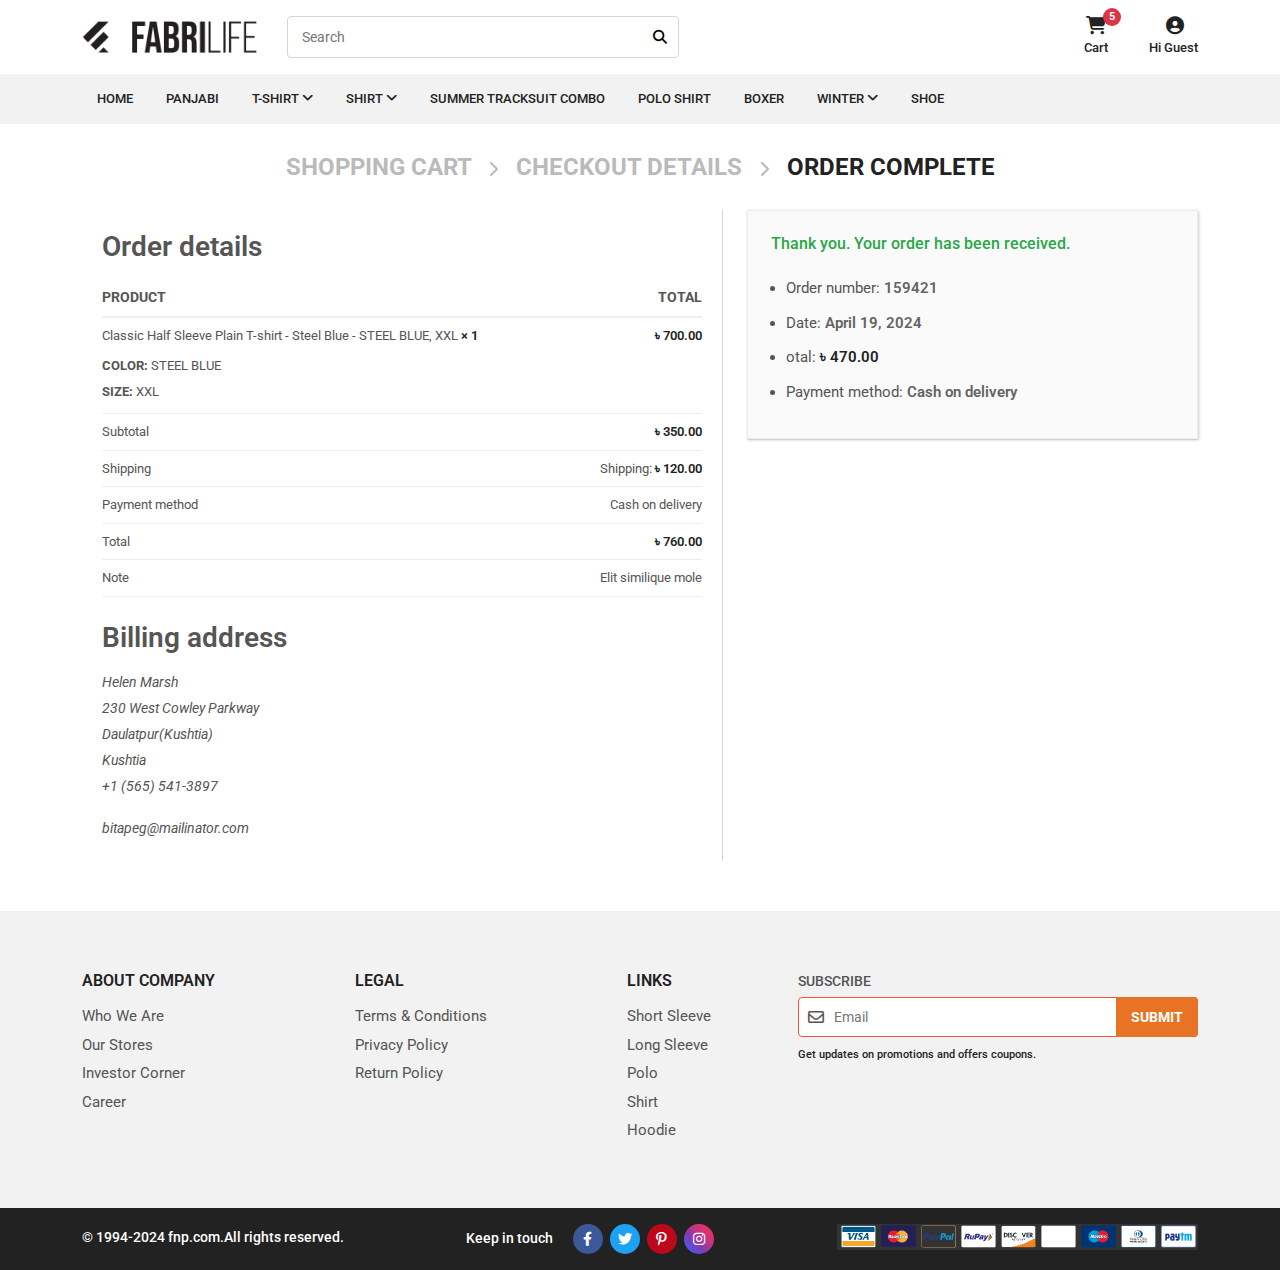
<file: order-complete.html>
<!DOCTYPE html>
<html lang="en">

<head>
  <meta charset="UTF-8">
  <meta http-equiv="X-UA-Compatible" content="IE=edge">
  <meta name="viewport"
    content="width=device-width, initial-scale=1.0, maximum-scale=5.0, minimum-scale=1.0, user-scalable=yes">
  <title>Ecommerce-Fashion</title>
  <link rel="shortcut icon" href="" type="image/x-icon">
  <!--all css link -->
  <link rel="stylesheet" href="css/bootstrap.min.css">
  <link rel="stylesheet" href="fontawsome/css/all.min.css">
  <link rel="stylesheet" href="fontawsome/css/fontawesome.min.css">
  <link rel="stylesheet" href="css/slick.css">
  <link rel="stylesheet" href="css/select2.min.css">
  <link rel="stylesheet" href="css/animate.min.css">
  <link rel="stylesheet" href="css/magnific-popup.css">
  <link rel="stylesheet" href="css/style.css">
  <link rel="stylesheet" href="css/responsive.css">
</head>


<body>

  <div id="preloader">
    <div class="loader"></div>
  </div>
  <!-- header area start -->
  <div id="header-fixed-height"></div>
  <header class="header_area" id="sticky-header">
    <div class="header_main d-none d-lg-block">
      <!-- middle header area start -->
      <div class="middle_header_area">
        <div class="container">
          <div class="middle_header_main">
            <div class="left_area">
              <div class="logo">
                <a href="index.html"><img src="images/logo.png" alt="logo"></a>
              </div>
              <div class="other_options">
                <div class="search_area_">
                  <form action="#">
                    <div class="input_groups">
                      <input type="text" placeholder="Search">
                      <button type="submit"><i class="fa-solid fa-magnifying-glass"></i></button>
                    </div>
                  </form>
                </div>
              </div>
            </div>
            <div class="right_area text-end">
              <div class="cart_ position-relative">
                <a href="cart.html" class="cart_btn position-relative">
                  <i class="fa-solid fa-cart-shopping"></i>
                  <span>Cart</span>
                  <small class="badge bg-danger position-absolute">5</small>
                </a>
              </div>
              <div class="profile_">
                <button class="menus_dropdown_items position-relative">
                  <i class="fa-solid fa-circle-user"></i>
                  <span>Hi Guest</span>
                  <div class="menus_dropdown_items_list">
                    <ul class="list-unstyled text-start">
                      <li><a href="login.html"><i class="fa-solid fa-user"></i> Login</a></li>
                      <li><a href="register.html"><i class="fa-solid fa-address-book"></i> Register</a></li>
                    </ul>
                  </div>
                </button>
              </div>
            </div>
          </div>
        </div>
      </div>
      <!-- middle header area end -->
      <!-- mega menu area start -->
      <div class="menu_area">
        <div class="container">
          <div class="position_relative">
            <ul class="list-unstyled">
              <li>
                <a href="category.html">Home</a>
              </li>
              <li>
                <a href="category.html">Panjabi</a>
              </li>
              <li>
                <a href="category.html">T-shirt <i class="fa-solid fa-angle-down"></i></a>
                <ul class="list-unstyled">
                  <li><a href="category.html">DESIGNER EDITION T-SHIRT</a></li>
                  <li><a href="category.html">SPORTS T-SHIRT</a></li>
                  <li><a href="category.html">SOLID T-SHIRT</a></li>
                  <li><a href="category.html">GRAPHICS T-SHIRT</a></li>
                </ul>
              </li>
              <li>
                <a href="category.html">Shirt <i class="fa-solid fa-angle-down"></i></a>
                <ul class="list-unstyled">
                  <li><a href="category.html">DENIM SHIRT</a></li>
                  <li><a href="category.html">CASUAL PRINT SHIRT</a></li>
                  <li><a href="category.html">SOLID SHIRT</a></li>
                </ul>
              </li>
              <li>
                <a href="category.html">SUMMER TRACKSUIT COMBO</a>
              </li>
              <li>
                <a href="category.html">POLO SHIRT</a>
              </li>
              <li>
                <a href="category.html">BOXER</a>
              </li>
              <li>
                <a href="category.html">WINTER <i class="fa-solid fa-angle-down"></i></a>
                <ul class="list-unstyled">
                  <li><a href="category.html">LONG SLEEVE T-SHIRT</a></li>
                  <li><a href="category.html">SWEATSHIRT</a></li>
                  <li><a href="category.html">HOODIE</a></li>
                  <li><a href="category.html">JOGGERS</a></li>
                </ul>
              </li>
              <li>
                <a href="category.html">SHOE</a>
              </li>
            </ul>
          </div>
        </div>
      </div>
      <!-- mega menu area end -->
    </div>
    <!-- mobile navbar part start -->
    <div class="mobile-menu-area d-block d-lg-none">
      <div class="mobile-topbar">
        <div class="container">
          <div class="d-flex justify-content-between align-items-center gap-3">
            <div class="bars">
              <i class="fas fa-bars"></i>
            </div>
            <div class="logo">
              <a href="index.html"><img src="images/logo.png" alt="logo"></a>
            </div>
            <div class="right_area text-end">
              <div class="cart_ position-relative">
                <a href="cart.html" class="cart_btn position-relative">
                  <i class="fa-solid fa-cart-shopping"></i>
                  <span>Cart</span>
                  <small class="badge bg-danger position-absolute">5</small>
                </a>
              </div>
              <div class="profile_">
                <button class="menus_dropdown_items position-relative">
                  <i class="fa-solid fa-circle-user"></i>
                  <span>Hi Guest</span>
                  <div class="menus_dropdown_items_list">
                    <ul class="list-unstyled text-start">
                      <li><a href="login.html"><i class="fa-solid fa-user"></i> Login</a></li>
                      <li><a href="register.html"><i class="fa-solid fa-address-book"></i> Register</a></li>
                    </ul>
                  </div>
                </button>
              </div>
            </div>
          </div>
        </div>
      </div>
      <div class="mobile-menu-overlay"></div>
      <div class="mobile-menu-main">
        <div class="logo">
          <a href="index.html"><img src="images/logo.png" alt="logo"></a>
        </div>
        <div class="close-mobile-menu"><i class="fas fa-times"></i></div>
        <div class="menu-body">
          <div class="menu-list">
            <ul class="list-unstyled">
              <li class="sub-mobile-menu">
                <a href="index.html">Home </a>
              </li>
              <li class="sub-mobile-menu">
                <a href="#">Panjabi</a>
              </li>

              <li class="sub-mobile-menu">
                <a href="#">T-shirt <i class="fas fa-chevron-down"></i></a>
                <ul class="list-unstyled">
                  <li><a href="#">DESIGNER EDITION T-SHIRT</a></li>
                  <li><a href="#">SPORTS T-SHIRT</a></li>
                  <li><a href="#">SOLID T-SHIRT</a></li>
                </ul>
              </li>
              <li class="sub-mobile-menu">
                <a href="#">Shirt <i class="fas fa-chevron-down"></i></a>
                <ul class="list-unstyled">
                  <li><a href="#">DENIM SHIRT</a></li>
                  <li><a href="#">CASUAL PRINT SHIRT</a></li>
                  <li><a href="#">SOLID SHIRT</a></li>
                </ul>
              </li>
              <li class="sub-mobile-menu">
                <a href="#">SUMMER TRACKSUIT COMBO</a>
              </li>
              <li class="sub-mobile-menu"><a href="#">POLO SHIRT</a>
              </li>
              <li class="sub-mobile-menu">
                <a href="#">BOXER</a>
              </li>
            </ul>
          </div>
        </div>
      </div>
    </div>
    <!-- mobile navbar part end -->
  </header>
  <!-- header area end -->


  <!-- main area start -->
  <main>
    <!-- cart area start -->
    <section class="cart_area checkout_area order_complete">
      <div class="container">
        <div class="top_breadcrumb">
          <ul class="list-unstyled">
            <li><a href="cart.html">Shopping cart <svg xmlns="http://www.w3.org/2000/svg" width="24" height="24"
                  viewBox="0 0 24 24" fill="none" stroke="currentColor" stroke-width="2" stroke-linecap="round"
                  stroke-linejoin="round" class="icon icon-tabler icons-tabler-outline icon-tabler-chevron-right">
                  <path stroke="none" d="M0 0h24v24H0z" fill="none" />
                  <path d="M9 6l6 6l-6 6" /></svg></a></li>
            <li><a href="checkout.html">Checkout details <svg xmlns="http://www.w3.org/2000/svg" width="24" height="24"
                  viewBox="0 0 24 24" fill="none" stroke="currentColor" stroke-width="2" stroke-linecap="round"
                  stroke-linejoin="round" class="icon icon-tabler icons-tabler-outline icon-tabler-chevron-right">
                  <path stroke="none" d="M0 0h24v24H0z" fill="none" />
                  <path d="M9 6l6 6l-6 6" /></svg></a></li>
            <li class="active"><a class="no_click">Order complete <svg xmlns="http://www.w3.org/2000/svg" width="24"
                  height="24" viewBox="0 0 24 24" fill="none" stroke="currentColor" stroke-width="2"
                  stroke-linecap="round" stroke-linejoin="round"
                  class="icon icon-tabler icons-tabler-outline icon-tabler-chevron-right">
                  <path stroke="none" d="M0 0h24v24H0z" fill="none" />
                  <path d="M9 6l6 6l-6 6" /></svg></a></li>
          </ul>
        </div>
        <div class="row">
          <div class="col-lg-7">
            <div class="cart_right table-responsive">
              <h4 class="order_complete_title">Order details</h4>
              <table class="table table-borderless mb-1">
                <thead>
                  <tr>
                    <th>Product</th>
                    <th style="text-align: right; min-width: 120px;">Total</th>
                  </tr>
                </thead>
                <tbody>
                  <tr>
                    <td>Classic Half Sleeve Plain T-shirt - Steel Blue - STEEL BLUE, XXL <span>× 1</span>
                      <p class="mt-2"><b>COLOR:</b> STEEL BLUE</p>
                      <p><b>SIZE:</b> XXL</p>
                    </td>
                    <th><span>৳ 700.00</span></th>
                  </tr>
                  <tr>
                    <td>Subtotal</td>
                    <th>
                      <span>৳ 350.00</span>
                    </th>
                  </tr>
                  <tr>
                    <td>Shipping</td>
                    <th>
                      Shipping: <span> ৳ 120.00</span>
                    </th>
                  </tr>
                  <tr>
                    <td>Payment method</td>
                    <th>
                      Cash on delivery
                    </th>
                  </tr>
                  <tr>
                    <td>Total</td>
                    <th>
                      <span>৳ 760.00</span>
                    </th>
                  </tr>
                  <tr>
                    <td>Note</td>
                    <th>
                      Elit similique mole </th>
                  </tr>
                </tbody>
              </table>
              <h4 class="order_complete_title mt-4">Billing address</h4>
              <p><i>Helen Marsh</i></p>
              <p><i>230 West Cowley Parkway</i></p>
              <p><i>Daulatpur(Kushtia)</i></p>
              <p><i>Kushtia</i></p>
              <p><i>+1 (565) 541-3897</i></p>
              <p class="mt-3"><i>bitapeg@mailinator.com</i></p>
            </div>
          </div>
          <div class="col-lg-5">
            <div class="order_complete_right">
              <h4 class="title">Thank you. Your order has been received.</h4>
              <ul>
                <li>Order number: <span>159421</span></li>
                <li>Date: <span>April 19, 2024</span></li>
                <li>otal: <b>৳ 470.00</b></li>
                <li>Payment method: <span>Cash on delivery</span></li>
              </ul>
            </div>
          </div>
        </div>
      </div>
    </section>
    <!-- cart area end -->
  </main>
  <!-- main area end -->

  <!-- footer area start -->
   <!-- scroll top part start -->
  <button class="scroll-to-top">
    <i class="fas fa-angle-up"></i>
  </button>
  <!-- scroll top part end -->
  <!-- footer area start -->
  <footer class="footer_area">
    <div class="container">
      <div class="footer_main d-lg-flex justify-content-between gap-5">
        <div class="left_info d-flex flex-grow-1">
          <div class="info_item">
            <h4 class="title">ABOUT COMPANY
            </h4>
            <ul class="list-unstyled">
              <li><a href="#">Who We Are</a></li>
              <li><a href="#">Our Stores </a></li>
              <li><a href="#">Investor Corner </a></li>
              <li><a href="#">Career </a></li>
            </ul>
          </div>
          <div class="info_item">
            <h4 class="title">Legal
            </h4>
            <ul class="list-unstyled">
              <li><a href="#"> Terms & Conditions</a></li>
              <li><a href="#">Privacy Policy</a></li>
              <li><a href="#">Return Policy</a></li>
            </ul>
          </div>
          <div class="info_item">
            <h4 class="title">Links
            </h4>
            <ul class="list-unstyled">
              <li><a href="#">Short Sleeve</a></li>
              <li><a href="#">Long Sleeve</a></li>
              <li><a href="#">Polo</a></li>
              <li><a href="#">Shirt</a></li>
              <li><a href="#">Hoodie</a></li>
            </ul>

          </div>
        </div>
        <div class="right_info">
          <form action="#">
            <div class="input_groups">
              <label>Subscribe</label>
              <div class="input_field position-relative">
                <span class="email_icon">
                  <i class="far fa-envelope"></i>
                </span>
                <input type="text" placeholder="Email">
                <button type="submit">Submit</button>
              </div>
              <small>Get updates on promotions and offers coupons.
              </small>
            </div>
          </form>
        </div>
      </div>
    </div>
    <div class="footer_btm">
      <div class="container">
        <div class="d-lg-flex justify-content-lg-between gap-4">
          <div class="left text-center text-lg-start">
            <p>© 1994-2024 fnp.com.All rights reserved.</p>
          </div>
          <div class="middle text-center my-3 my-lg-0">
            <span>Keep in touch</span>
            <div class="links">
              <a href="#"><i class="fab fa-facebook-f"></i></a>
              <a href="#"><i class="fab fa-twitter"></i></a>
              <a href="#"><i class="fab fa-pinterest-p"></i></a>
              <a href="#"><i class="fab fa-instagram"></i></a>
            </div>
          </div>
          <div class="right text-center text-lg-end">
            <img src="images/payment.png" alt="payment" class="img-fluid">
          </div>
        </div>
      </div>
    </div>
  </footer>
  <!-- footer area end -->
  <!-- footer area end -->

  <!-- all js link -->
  <script src="js/jquery-3.6.0.min.js"></script>
  <script src="js/bootstrap.bundle.min.js"></script>
  <script src="js/slick.min.js"></script>
  <script src="js/select2.min.js"></script>
  <script src="js/jquery.magnific-popup.min.js"></script>
  <script src="js/script.js"></script>
</body>

</html>
</file>
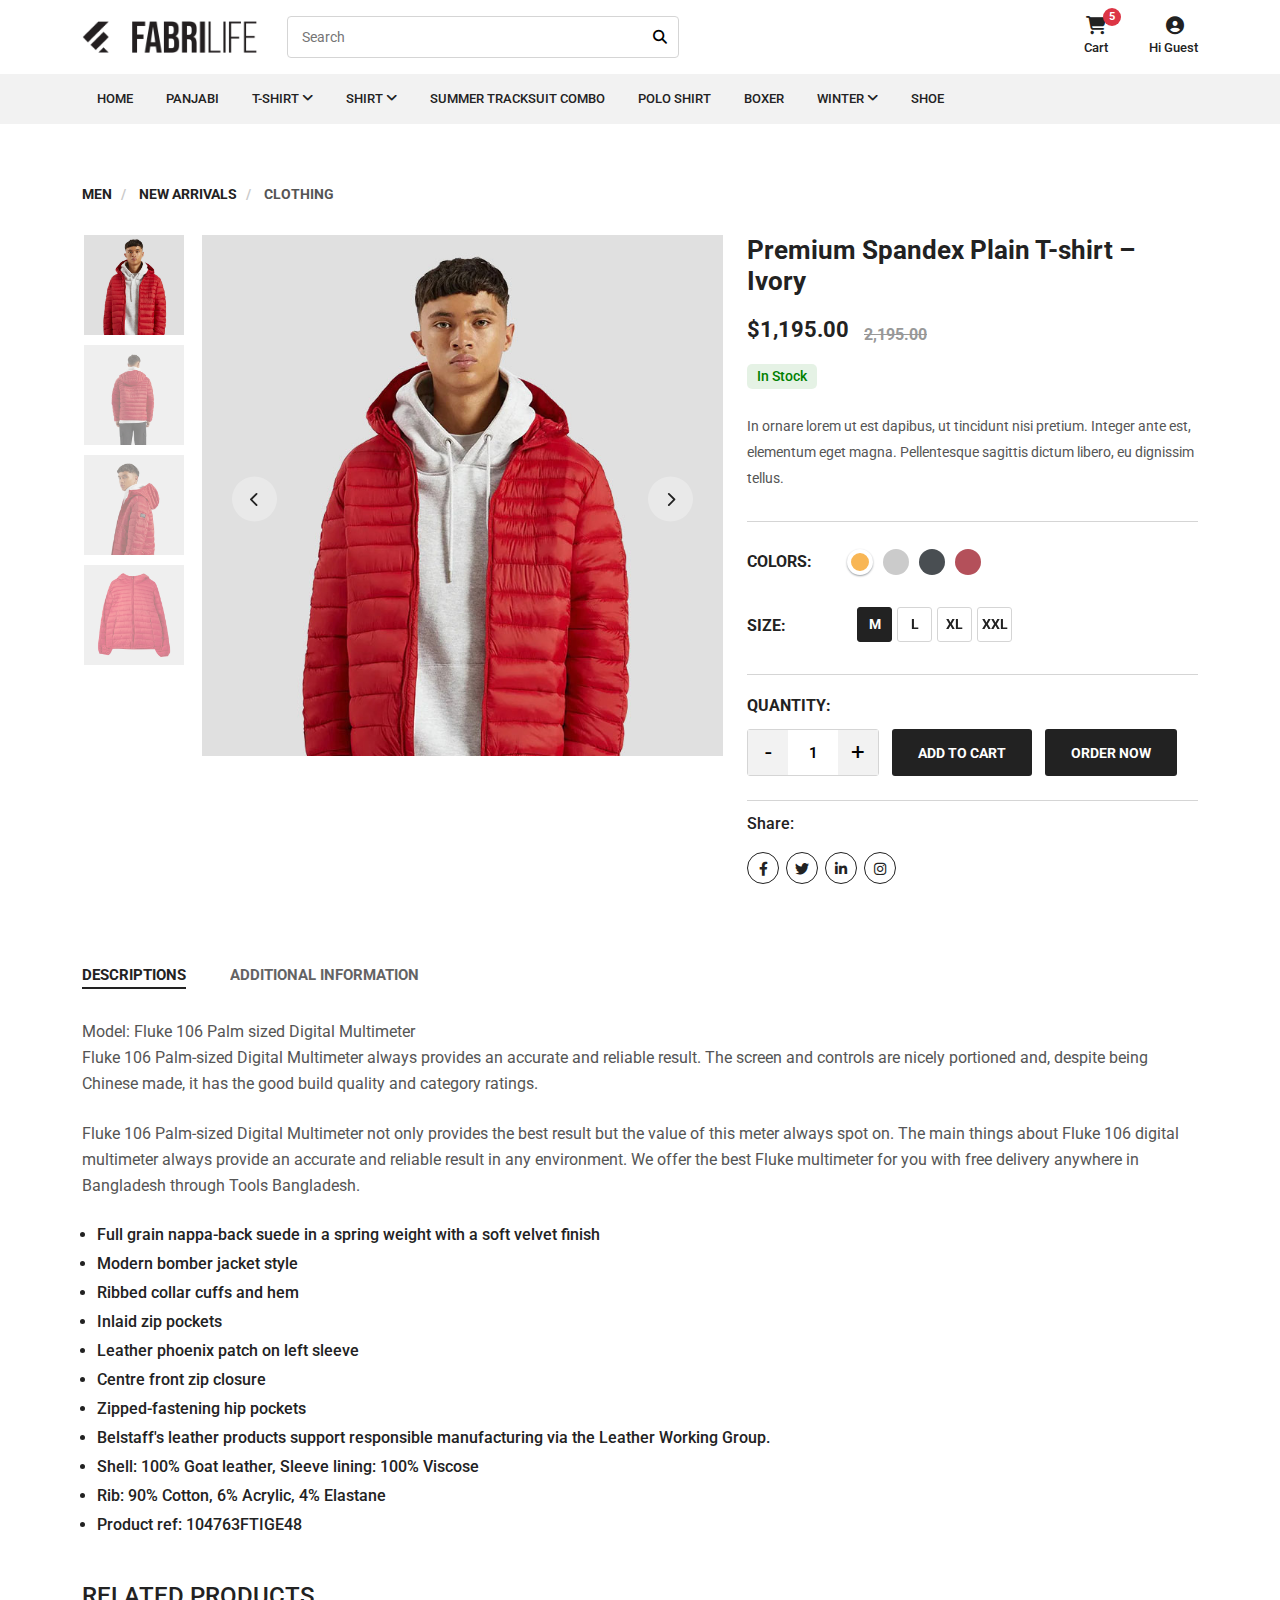
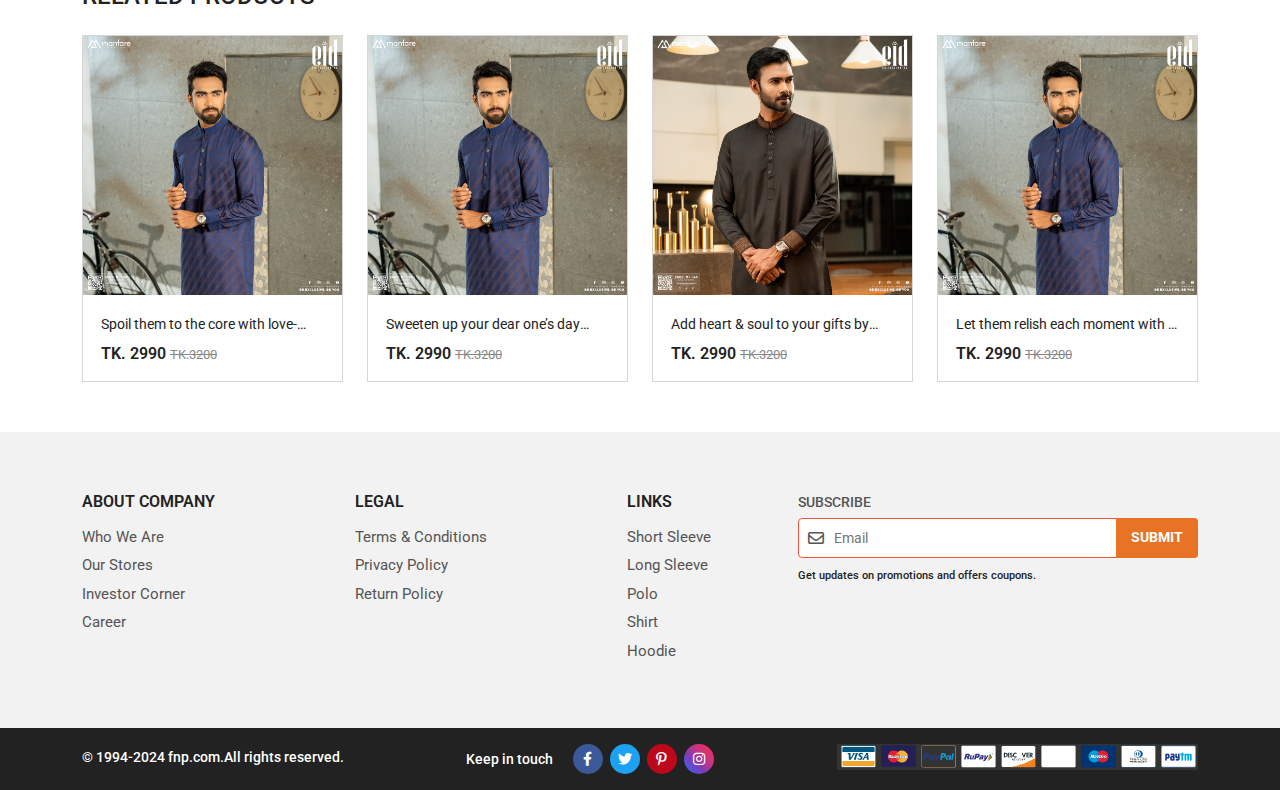
<file: product-details.html>
<!DOCTYPE html>
<html lang="en">

<head>
  <meta charset="UTF-8">
  <meta http-equiv="X-UA-Compatible" content="IE=edge">
  <meta name="viewport"
    content="width=device-width, initial-scale=1.0, maximum-scale=5.0, minimum-scale=1.0, user-scalable=yes">
  <title>Ecommerce-Fashion</title>
  <link rel="shortcut icon" href="" type="image/x-icon">
  <!--all css link -->
  <link rel="stylesheet" href="css/bootstrap.min.css">
  <link rel="stylesheet" href="fontawsome/css/all.min.css">
  <link rel="stylesheet" href="fontawsome/css/fontawesome.min.css">
  <link rel="stylesheet" href="css/slick.css">
  <link rel="stylesheet" href="css/select2.min.css">
  <link rel="stylesheet" href="css/animate.min.css">
  <link rel="stylesheet" href="css/magnific-popup.css">
  <link rel="stylesheet" href="css/style.css">
  <link rel="stylesheet" href="css/responsive.css">
</head>


<body>

  <div id="preloader">
    <div class="loader"></div>
  </div>
  <!-- header area start -->
  <div id="header-fixed-height"></div>
  <header class="header_area" id="sticky-header">
    <div class="header_main d-none d-lg-block">
      <!-- middle header area start -->
      <div class="middle_header_area">
        <div class="container">
          <div class="middle_header_main">
            <div class="left_area">
              <div class="logo">
                <a href="index.html"><img src="images/logo.png" alt="logo"></a>
              </div>
              <div class="other_options">
                <div class="search_area_">
                  <form action="#">
                    <div class="input_groups">
                      <input type="text" placeholder="Search">
                      <button type="submit"><i class="fa-solid fa-magnifying-glass"></i></button>
                    </div>
                  </form>
                </div>
              </div>
            </div>
            <div class="right_area text-end">
              <div class="cart_ position-relative">
                <a href="cart.html" class="cart_btn position-relative">
                  <i class="fa-solid fa-cart-shopping"></i>
                  <span>Cart</span>
                  <small class="badge bg-danger position-absolute">5</small>
                </a>
              </div>
              <div class="profile_">
                <button class="menus_dropdown_items position-relative">
                  <i class="fa-solid fa-circle-user"></i>
                  <span>Hi Guest</span>
                  <div class="menus_dropdown_items_list">
                    <ul class="list-unstyled text-start">
                      <li><a href="login.html"><i class="fa-solid fa-user"></i> Login</a></li>
                      <li><a href="register.html"><i class="fa-solid fa-address-book"></i> Register</a></li>
                    </ul>
                  </div>
                </button>
              </div>
            </div>
          </div>
        </div>
      </div>
      <!-- middle header area end -->
      <!-- mega menu area start -->
      <div class="menu_area">
        <div class="container">
          <div class="position_relative">
            <ul class="list-unstyled">
              <li>
                <a href="category.html">Home</a>
              </li>
              <li>
                <a href="category.html">Panjabi</a>
              </li>
              <li>
                <a href="category.html">T-shirt <i class="fa-solid fa-angle-down"></i></a>
                <ul class="list-unstyled">
                  <li><a href="category.html">DESIGNER EDITION T-SHIRT</a></li>
                  <li><a href="category.html">SPORTS T-SHIRT</a></li>
                  <li><a href="category.html">SOLID T-SHIRT</a></li>
                  <li><a href="category.html">GRAPHICS T-SHIRT</a></li>
                </ul>
              </li>
              <li>
                <a href="category.html">Shirt <i class="fa-solid fa-angle-down"></i></a>
                <ul class="list-unstyled">
                  <li><a href="category.html">DENIM SHIRT</a></li>
                  <li><a href="category.html">CASUAL PRINT SHIRT</a></li>
                  <li><a href="category.html">SOLID SHIRT</a></li>
                </ul>
              </li>
              <li>
                <a href="category.html">SUMMER TRACKSUIT COMBO</a>
              </li>
              <li>
                <a href="category.html">POLO SHIRT</a>
              </li>
              <li>
                <a href="category.html">BOXER</a>
              </li>
              <li>
                <a href="category.html">WINTER <i class="fa-solid fa-angle-down"></i></a>
                <ul class="list-unstyled">
                  <li><a href="category.html">LONG SLEEVE T-SHIRT</a></li>
                  <li><a href="category.html">SWEATSHIRT</a></li>
                  <li><a href="category.html">HOODIE</a></li>
                  <li><a href="category.html">JOGGERS</a></li>
                </ul>
              </li>
              <li>
                <a href="category.html">SHOE</a>
              </li>
            </ul>
          </div>
        </div>
      </div>
      <!-- mega menu area end -->
    </div>
    <!-- mobile navbar part start -->
    <div class="mobile-menu-area d-block d-lg-none">
      <div class="mobile-topbar">
        <div class="container">
          <div class="d-flex justify-content-between align-items-center gap-3">
            <div class="bars">
              <i class="fas fa-bars"></i>
            </div>
            <div class="logo">
              <a href="index.html"><img src="images/logo.png" alt="logo"></a>
            </div>
            <div class="right_area text-end">
              <div class="cart_ position-relative">
                <a href="cart.html" class="cart_btn position-relative">
                  <i class="fa-solid fa-cart-shopping"></i>
                  <span>Cart</span>
                  <small class="badge bg-danger position-absolute">5</small>
                </a>
              </div>
              <div class="profile_">
                <button class="menus_dropdown_items position-relative">
                  <i class="fa-solid fa-circle-user"></i>
                  <span>Hi Guest</span>
                  <div class="menus_dropdown_items_list">
                    <ul class="list-unstyled text-start">
                      <li><a href="login.html"><i class="fa-solid fa-user"></i> Login</a></li>
                      <li><a href="register.html"><i class="fa-solid fa-address-book"></i> Register</a></li>
                    </ul>
                  </div>
                </button>
              </div>
            </div>
          </div>
        </div>
      </div>
      <div class="mobile-menu-overlay"></div>
      <div class="mobile-menu-main">
        <div class="logo">
          <a href="index.html"><img src="images/logo.png" alt="logo"></a>
        </div>
        <div class="close-mobile-menu"><i class="fas fa-times"></i></div>
        <div class="menu-body">
          <div class="menu-list">
            <ul class="list-unstyled">
              <li class="sub-mobile-menu">
                <a href="index.html">Home </a>
              </li>
              <li class="sub-mobile-menu">
                <a href="#">Panjabi</a>
              </li>

              <li class="sub-mobile-menu">
                <a href="#">T-shirt <i class="fas fa-chevron-down"></i></a>
                <ul class="list-unstyled">
                  <li><a href="#">DESIGNER EDITION T-SHIRT</a></li>
                  <li><a href="#">SPORTS T-SHIRT</a></li>
                  <li><a href="#">SOLID T-SHIRT</a></li>
                </ul>
              </li>
              <li class="sub-mobile-menu">
                <a href="#">Shirt <i class="fas fa-chevron-down"></i></a>
                <ul class="list-unstyled">
                  <li><a href="#">DENIM SHIRT</a></li>
                  <li><a href="#">CASUAL PRINT SHIRT</a></li>
                  <li><a href="#">SOLID SHIRT</a></li>
                </ul>
              </li>
              <li class="sub-mobile-menu">
                <a href="#">SUMMER TRACKSUIT COMBO</a>
              </li>
              <li class="sub-mobile-menu"><a href="#">POLO SHIRT</a>
              </li>
              <li class="sub-mobile-menu">
                <a href="#">BOXER</a>
              </li>
            </ul>
          </div>
        </div>
      </div>
    </div>
    <!-- mobile navbar part end -->
  </header>
  <!-- header area end -->


  <!-- main area start -->
  <main>
    <!-- product details area start -->
    <section class="product_details_area">
      <div class="container">
        <div class="breadcrumb_area">
          <ul class="list-unstyled">
            <li><a href="#">Men</a></li>
            <li><a href="#">New arrivals</a></li>
            <li>Clothing</li>
          </ul>
        </div>
        <div class="row">
          <div class="col-lg-7">
            <div class="prd_image">
              <ul class="product-image-slider list-unstyled parent-container">
                <li>
                  <a href="images/product_0.jpg" class="parent-container">
                    <div class="overflow-hidden">
                      <img src="images/product_0.jpg" alt="1" class="img-fluid w-100 zoom-image" />
                    </div>
                  </a>
                </li>
                <li>
                  <a href="images/product_0-1.jpg" class="parent-container">
                    <div class="overflow-hidden">
                      <img src="images/product_0-1.jpg" alt="prs-2" class="img-fluid w-100 zoom-image" />
                    </div>
                  </a>
                </li>
                <li>
                  <a href="images/product_0-2.jpg" class="parent-container">
                    <div class="overflow-hidden">
                      <img src="images/product_0-2.jpg" alt="prs-3" class="img-fluid w-100 zoom-image" />
                    </div>
                  </a>
                </li>
                <li>
                  <a href="images/product_0-3.jpg" class="parent-container">
                    <div class="overflow-hidden">
                      <img src="images/product_0-3.jpg" alt="prs-4" class="img-fluid w-100 zoom-image" />
                    </div>
                  </a>
                </li>
              </ul>
            </div>
          </div>
          <div class="col-lg-5 ms-auto">
            <div class="text ps-xxl-4 mt-4 mt-lg-0">
              <h1 class="prd_title">Premium Spandex Plain T-shirt – Ivory</h1>
              <h5 class="prd_price d-flex align-items-center">$1,195.00 <sub class="cross">2,195.00</sub>
              </h5>
              <div class="stock_history">
                <span class="in_stock">In Stock</span>
                <!-- <span class="out_of_stock">Out of Stock</span> -->
              </div>
              <p class="short_info">In ornare lorem ut est dapibus, ut tincidunt nisi pretium. Integer ante est,
                elementum eget magna. Pellentesque sagittis dictum libero, eu dignissim tellus.</p>
              <div class="more_info">
                <div class="colors d-flex align-items-center">
                  <h3 class="title">Colors:</h3>
                  <div class="form-check yellow">
                    <input class="form-check-input shadow-none" checked type="radio" name="flexRadioDefault"
                      id="flexRadioDefault1">
                  </div>
                  <div class="form-check grey">
                    <input class="form-check-input shadow-none" type="radio" name="flexRadioDefault"
                      id="flexRadioDefault2">
                  </div>
                  <div class="form-check black">
                    <input class="form-check-input shadow-none" type="radio" name="flexRadioDefault"
                      id="flexRadioDefault3">
                  </div>
                  <div class="form-check red">
                    <input class="form-check-input shadow-none" type="radio" name="flexRadioDefault"
                      id="flexRadioDefault4">
                  </div>
                </div>
                <div class="sizes d-flex align-items-center">
                  <h3 class="title">Size:</h3>
                  <div class="filter_info filter_by_size">
                    <div class="form-check">
                      <input class="form-check-input" checked type="radio" value="" id="xsRadio" name="size">
                      <label class="form-check-label" for="xsRadio">M</label>
                    </div>

                    <div class="form-check">
                      <input class="form-check-input" type="radio" value="" id="sRadio" name="size">
                      <label class="form-check-label" for="sRadio">L</label>
                    </div>

                    <div class="form-check">
                      <input class="form-check-input" type="radio" value="" id="mRadio" name="size">
                      <label class="form-check-label" for="mRadio">XL</label>
                    </div>

                    <div class="form-check">
                      <input class="form-check-input" type="radio" value="" id="lRadio" name="size">
                      <label class="form-check-label" for="lRadio">XXL</label>
                    </div>
                  </div>
                </div>
                <div class="quantity_and_bag">
                  <div class="quantity-main">
                    <p>Quantity:</p>
                    <div class="quantity d-flex flex-wrap">
                      <div class="qnt-number d-flex">
                        <button class="cart-minus">-</button>
                        <input class="cart-input" type="text" value="1">
                        <button class="cart-plus">+</button>
                      </div>
                      <div class="add-to-cart">
                        <a href="#">Add to cart</a>
                      </div>
                      <div class="add-to-cart">
                        <a href="#">Order Now</a>
                      </div>
                    </div>
                  </div>
                </div>
                <div class="social_share">
                  <p>Share:</p>
                  <ul class="list-unstyled">
                    <li><a href="#"><i class="fab fa-facebook-f"></i></a></li>
                    <li><a href="#"><i class="fab fa-twitter"></i></a></li>
                    <li><a href="#"><i class="fab fa-linkedin-in"></i></a></li>
                    <li><a href="#"><i class="fab fa-instagram"></i></a></li>
                  </ul>
                </div>
              </div>
            </div>
          </div>
        </div>
        <div class="overview-and-specification">
          <div class="menus">
            <ul class="nav nav-pills" id="pills-tab" role="tablist">
              <li class="nav-item" role="presentation">
                <button class="nav-link active" id="pills-home-tab" data-bs-toggle="pill" data-bs-target="#pills-home"
                  type="button" role="tab" aria-controls="pills-home" aria-selected="true">Descriptions</button>
              </li>
              <li class="nav-item" role="presentation">
                <button class="nav-link" id="pills-profile-tab" data-bs-toggle="pill" data-bs-target="#pills-profile"
                  type="button" role="tab" aria-controls="pills-profile" aria-selected="false">Additional
                  Information</button>
              </li>
            </ul>
          </div>
          <div class="information">
            <div class="tab-content" id="pills-tabContent">
              <div class="tab-pane fade show active" id="pills-home" role="tabpanel" aria-labelledby="pills-home-tab"
                tabindex="0">
                <div class="details">
                  <p>
                    <span class="d-block">Model: Fluke 106 Palm sized Digital Multimeter</span>
                    Fluke 106 Palm-sized Digital Multimeter always provides an accurate and reliable result. The screen
                    and controls are nicely portioned and, despite being Chinese made,
                    it has the good build quality and category ratings.
                  </p>
                  <p>Fluke 106 Palm-sized Digital Multimeter not only provides the best result but the value of this
                    meter always spot on. The main things about Fluke 106 digital multimeter
                    always provide an accurate and reliable result in any environment.
                    We offer the best Fluke multimeter for you with free delivery anywhere in Bangladesh through Tools
                    Bangladesh.</p>
                  <ul class="list-group">
                    <li>Full grain nappa-back suede in a spring weight with a soft velvet finish</li>
                    <li>Modern bomber jacket style</li>
                    <li>Ribbed collar cuffs and hem</li>
                    <li>Inlaid zip pockets</li>
                    <li>Leather phoenix patch on left sleeve</li>
                    <li>Centre front zip closure</li>
                    <li>Zipped-fastening hip pockets</li>
                    <li>Belstaff's leather products support responsible manufacturing via the Leather Working Group.
                    </li>
                    <li>Shell: 100% Goat leather, Sleeve lining: 100% Viscose</li>
                    <li>Rib: 90% Cotton, 6% Acrylic, 4% Elastane</li>
                    <li>Product ref: 104763FTIGE48</li>
                  </ul>
                </div>
              </div>
              <div class="tab-pane fade" id="pills-profile" role="tabpanel" aria-labelledby="pills-profile-tab"
                tabindex="0">
                <div class="details">
                  <ul class="list-group">
                    <li>Do not wash, bleach, tumble dry, iron, or dry clean</li>
                    <li>Clean in a professional leather care center</li>
                  </ul>
                </div>
              </div>
            </div>
          </div>
        </div>
      </div>
    </section>
    <!-- product details area end -->
    <!-- categories area start -->
    <section class="categories_area">
      <div class="container">
        <div class="categories_main">
          <div class="category_title">
            <h3 class="title">Related Products
            </h3>
          </div>
          <div class="categories">
            <div class="row g-2 g-sm-4">
              <div class="col-lg-3 col-sm-6 col-md-4 col-6">
                <div class="categories_item">
                  <a href="category.html" class="d-block w-100">
                    <div class="image">
                      <img src="images/cart-1.jpeg" alt="cart-1" class="img-fluid w-100">
                    </div>
                    <div class="text">
                      <h4 class="title line-limit-1">
                        Spoil them to the core with
                        love-filled Gift Hampers
                      </h4>
                      <h5 class="price">TK. 2990 <span class="temp_price">TK.3200</span></h5>
                    </div>
                  </a>
                </div>
              </div>
              <div class="col-lg-3 col-sm-6 col-md-4 col-6">
                <div class="categories_item">
                  <a href="category.html" class="d-block w-100">
                    <div class="image">
                      <img src="images/cart-1.jpeg" alt="cart-2" class="img-fluid w-100">
                    </div>
                    <div class="text">
                      <h4 class="title line-limit-1">
                        Sweeten up your dear one’s day with Chocolaty Gifts
                      </h4>
                      <h5 class="price">TK. 2990 <span class="temp_price">TK.3200</span></h5>
                    </div>
                  </a>
                </div>
              </div>
              <div class="col-lg-3 col-sm-6 col-md-4 col-6">
                <div class="categories_item">
                  <a href="category.html" class="d-block w-100">
                    <div class="image">
                      <img src="images/cart-3.jpeg" alt="cart-3" class="img-fluid w-100">
                    </div>
                    <div class="text">
                      <h4 class="title line-limit-1">
                        Add heart & soul to your gifts by Personalising them
                      </h4>
                      <h5 class="price">TK. 2990 <span class="temp_price">TK.3200</span></h5>
                    </div>
                  </a>
                </div>
              </div>
              <div class="col-lg-3 col-sm-6 col-md-4 col-6">
                <div class="categories_item">
                  <a href="category.html" class="d-block w-100">
                    <div class="image">
                      <img src="images/cart-1.jpeg" alt="cart-4" class="img-fluid w-100">
                    </div>
                    <div class="text">
                      <h4 class="title line-limit-1">
                        Let them relish each moment with a Cake from you
                      </h4>
                      <h5 class="price">TK. 2990 <span class="temp_price">TK.3200</span></h5>
                    </div>
                  </a>
                </div>
              </div>
            </div>
          </div>
        </div>
      </div>
    </section>
    <!-- categories area end -->
    <!-- footer area start -->
    <!-- footer area start -->
    <footer class="footer_area">
      <div class="container">
        <div class="footer_main d-lg-flex justify-content-between gap-5">
          <div class="left_info d-flex flex-grow-1">
            <div class="info_item">
              <h4 class="title">ABOUT COMPANY
              </h4>
              <ul class="list-unstyled">
                <li><a href="#">Who We Are</a></li>
                <li><a href="#">Our Stores </a></li>
                <li><a href="#">Investor Corner </a></li>
                <li><a href="#">Career </a></li>
              </ul>
            </div>
            <div class="info_item">
              <h4 class="title">Legal
              </h4>
              <ul class="list-unstyled">
                <li><a href="#"> Terms & Conditions</a></li>
                <li><a href="#">Privacy Policy</a></li>
                <li><a href="#">Return Policy</a></li>
              </ul>
            </div>
            <div class="info_item">
              <h4 class="title">Links
              </h4>
              <ul class="list-unstyled">
                <li><a href="#">Short Sleeve</a></li>
                <li><a href="#">Long Sleeve</a></li>
                <li><a href="#">Polo</a></li>
                <li><a href="#">Shirt</a></li>
                <li><a href="#">Hoodie</a></li>
              </ul>

            </div>
          </div>
          <div class="right_info">
            <form action="#">
              <div class="input_groups">
                <label>Subscribe</label>
                <div class="input_field position-relative">
                  <span class="email_icon">
                    <i class="far fa-envelope"></i>
                  </span>
                  <input type="text" placeholder="Email">
                  <button type="submit">Submit</button>
                </div>
                <small>Get updates on promotions and offers coupons.
                </small>
              </div>
            </form>
          </div>
        </div>
      </div>
      <div class="footer_btm">
        <div class="container">
          <div class="d-lg-flex justify-content-lg-between gap-4">
            <div class="left text-center text-lg-start">
              <p>© 1994-2024 fnp.com.All rights reserved.</p>
            </div>
            <div class="middle text-center my-3 my-lg-0">
              <span>Keep in touch</span>
              <div class="links">
                <a href="#"><i class="fab fa-facebook-f"></i></a>
                <a href="#"><i class="fab fa-twitter"></i></a>
                <a href="#"><i class="fab fa-pinterest-p"></i></a>
                <a href="#"><i class="fab fa-instagram"></i></a>
              </div>
            </div>
            <div class="right text-center text-lg-end">
              <img src="images/payment.png" alt="payment" class="img-fluid">
            </div>
          </div>
        </div>
      </div>
    </footer>
    <!-- footer area end -->
    <!-- footer area end -->
  </main>
  <!-- main area end -->

  <!-- footer area start -->

  <!-- footer area end -->

  <!-- all js link -->
  <script src="js/jquery-3.6.0.min.js"></script>
  <script src="js/bootstrap.bundle.min.js"></script>
  <script src="js/slick.min.js"></script>
  <script src="js/select2.min.js"></script>
  <script src="js/jquery.magnific-popup.min.js"></script>
  <script src="js/script.js"></script>
</body>

</html>
</file>
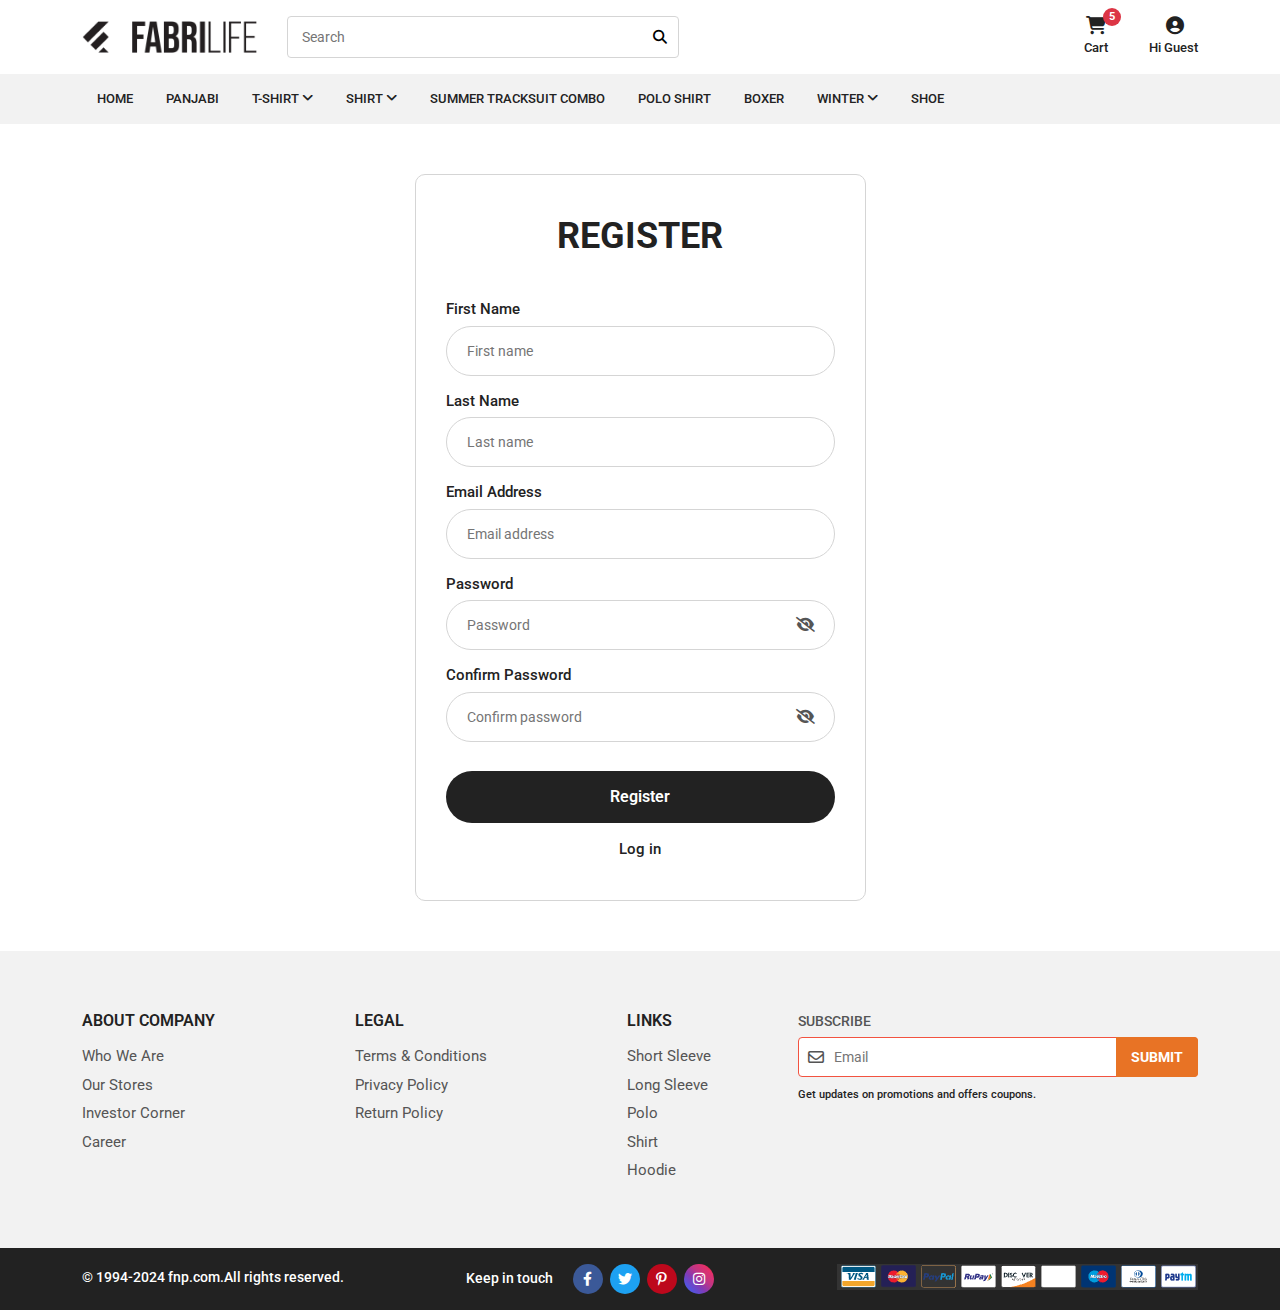
<file: register.html>
<!DOCTYPE html>
<html lang="en">

<head>
  <meta charset="UTF-8">
  <meta http-equiv="X-UA-Compatible" content="IE=edge">
  <meta name="viewport"
    content="width=device-width, initial-scale=1.0, maximum-scale=5.0, minimum-scale=1.0, user-scalable=yes">
  <title>Ecommerce-Fashion</title>
  <link rel="shortcut icon" href="" type="image/x-icon">
  <!--all css link -->
  <link rel="stylesheet" href="css/bootstrap.min.css">
  <link rel="stylesheet" href="fontawsome/css/all.min.css">
  <link rel="stylesheet" href="fontawsome/css/fontawesome.min.css">
  <link rel="stylesheet" href="css/slick.css">
  <link rel="stylesheet" href="css/select2.min.css">
  <link rel="stylesheet" href="css/animate.min.css">
  <link rel="stylesheet" href="css/magnific-popup.css">
  <link rel="stylesheet" href="css/style.css">
  <link rel="stylesheet" href="css/responsive.css">
</head>


<body>

  <div id="preloader">
    <div class="loader"></div>
  </div>
  <!-- header area start -->
  <div id="header-fixed-height"></div>
  <header class="header_area" id="sticky-header">
    <div class="header_main d-none d-lg-block">
      <!-- middle header area start -->
      <div class="middle_header_area">
        <div class="container">
          <div class="middle_header_main">
            <div class="left_area">
              <div class="logo">
                <a href="index.html"><img src="images/logo.png" alt="logo"></a>
              </div>
              <div class="other_options">
                <div class="search_area_">
                  <form action="#">
                    <div class="input_groups">
                      <input type="text" placeholder="Search">
                      <button type="submit"><i class="fa-solid fa-magnifying-glass"></i></button>
                    </div>
                  </form>
                </div>
              </div>
            </div>
            <div class="right_area text-end">
              <div class="cart_ position-relative">
                <a href="cart.html" class="cart_btn position-relative">
                  <i class="fa-solid fa-cart-shopping"></i>
                  <span>Cart</span>
                  <small class="badge bg-danger position-absolute">5</small>
                </a>
              </div>
              <div class="profile_">
                <button class="menus_dropdown_items position-relative">
                  <i class="fa-solid fa-circle-user"></i>
                  <span>Hi Guest</span>
                  <div class="menus_dropdown_items_list">
                    <ul class="list-unstyled text-start">
                      <li><a href="login.html"><i class="fa-solid fa-user"></i> Login</a></li>
                      <li><a href="register.html"><i class="fa-solid fa-address-book"></i> Register</a></li>
                    </ul>
                  </div>
                </button>
              </div>
            </div>
          </div>
        </div>
      </div>
      <!-- middle header area end -->
      <!-- mega menu area start -->
      <div class="menu_area">
        <div class="container">
          <div class="position_relative">
            <ul class="list-unstyled">
              <li>
                <a href="category.html">Home</a>
              </li>
              <li>
                <a href="category.html">Panjabi</a>
              </li>
              <li>
                <a href="category.html">T-shirt <i class="fa-solid fa-angle-down"></i></a>
                <ul class="list-unstyled">
                  <li><a href="category.html">DESIGNER EDITION T-SHIRT</a></li>
                  <li><a href="category.html">SPORTS T-SHIRT</a></li>
                  <li><a href="category.html">SOLID T-SHIRT</a></li>
                  <li><a href="category.html">GRAPHICS T-SHIRT</a></li>
                </ul>
              </li>
              <li>
                <a href="category.html">Shirt <i class="fa-solid fa-angle-down"></i></a>
                <ul class="list-unstyled">
                  <li><a href="category.html">DENIM SHIRT</a></li>
                  <li><a href="category.html">CASUAL PRINT SHIRT</a></li>
                  <li><a href="category.html">SOLID SHIRT</a></li>
                </ul>
              </li>
              <li>
                <a href="category.html">SUMMER TRACKSUIT COMBO</a>
              </li>
              <li>
                <a href="category.html">POLO SHIRT</a>
              </li>
              <li>
                <a href="category.html">BOXER</a>
              </li>
              <li>
                <a href="category.html">WINTER <i class="fa-solid fa-angle-down"></i></a>
                <ul class="list-unstyled">
                  <li><a href="category.html">LONG SLEEVE T-SHIRT</a></li>
                  <li><a href="category.html">SWEATSHIRT</a></li>
                  <li><a href="category.html">HOODIE</a></li>
                  <li><a href="category.html">JOGGERS</a></li>
                </ul>
              </li>
              <li>
                <a href="category.html">SHOE</a>
              </li>
            </ul>
          </div>
        </div>
      </div>
      <!-- mega menu area end -->
    </div>
    <!-- mobile navbar part start -->
    <div class="mobile-menu-area d-block d-lg-none">
      <div class="mobile-topbar">
        <div class="container">
          <div class="d-flex justify-content-between align-items-center gap-3">
            <div class="bars">
              <i class="fas fa-bars"></i>
            </div>
            <div class="logo">
              <a href="index.html"><img src="images/logo.png" alt="logo"></a>
            </div>
            <div class="right_area text-end">
              <div class="cart_ position-relative">
                <a href="cart.html" class="cart_btn position-relative">
                  <i class="fa-solid fa-cart-shopping"></i>
                  <span>Cart</span>
                  <small class="badge bg-danger position-absolute">5</small>
                </a>
              </div>
              <div class="profile_">
                <button class="menus_dropdown_items position-relative">
                  <i class="fa-solid fa-circle-user"></i>
                  <span>Hi Guest</span>
                  <div class="menus_dropdown_items_list">
                    <ul class="list-unstyled text-start">
                      <li><a href="login.html"><i class="fa-solid fa-user"></i> Login</a></li>
                      <li><a href="register.html"><i class="fa-solid fa-address-book"></i> Register</a></li>
                    </ul>
                  </div>
                </button>
              </div>
            </div>
          </div>
        </div>
      </div>
      <div class="mobile-menu-overlay"></div>
      <div class="mobile-menu-main">
        <div class="logo">
          <a href="index.html"><img src="images/logo.png" alt="logo"></a>
        </div>
        <div class="close-mobile-menu"><i class="fas fa-times"></i></div>
        <div class="menu-body">
          <div class="menu-list">
            <ul class="list-unstyled">
              <li class="sub-mobile-menu">
                <a href="index.html">Home </a>
              </li>
              <li class="sub-mobile-menu">
                <a href="#">Panjabi</a>
              </li>

              <li class="sub-mobile-menu">
                <a href="#">T-shirt <i class="fas fa-chevron-down"></i></a>
                <ul class="list-unstyled">
                  <li><a href="#">DESIGNER EDITION T-SHIRT</a></li>
                  <li><a href="#">SPORTS T-SHIRT</a></li>
                  <li><a href="#">SOLID T-SHIRT</a></li>
                </ul>
              </li>
              <li class="sub-mobile-menu">
                <a href="#">Shirt <i class="fas fa-chevron-down"></i></a>
                <ul class="list-unstyled">
                  <li><a href="#">DENIM SHIRT</a></li>
                  <li><a href="#">CASUAL PRINT SHIRT</a></li>
                  <li><a href="#">SOLID SHIRT</a></li>
                </ul>
              </li>
              <li class="sub-mobile-menu">
                <a href="#">SUMMER TRACKSUIT COMBO</a>
              </li>
              <li class="sub-mobile-menu"><a href="#">POLO SHIRT</a>
              </li>
              <li class="sub-mobile-menu">
                <a href="#">BOXER</a>
              </li>
            </ul>
          </div>
        </div>
      </div>
    </div>
    <!-- mobile navbar part end -->
  </header>
  <!-- header area end -->


  <!-- main area start -->
  <main>
    <!-- login area start -->
    <section class="login_area">
      <div class="container">
        <div class="login_main text-center">
          <div class="row">
            <div class="col-xl-5 col-lg-6 mx-auto">
              <form action="#">
                <h1 class="login_title">Register</h1>
                <div class="input_groups">
                  <label>First Name</label>
                  <input type="text" placeholder="First name">
                </div>
                <div class="input_groups">
                  <label>Last Name</label>
                  <input type="text" placeholder="Last name">
                </div>
                <div class="input_groups">
                  <label>Email Address</label>
                  <input type="email" placeholder="Email address">
                </div>
                <div class="input_groups">
                  <label>Password</label>
                  <div class="position-relative">
                    <input type="password" placeholder="Password">
                    <button class="password_show_btn" type="button"><i class="fa-solid fa-eye-slash"></i></button>
                  </div>
                </div>
                <div class="input_groups">
                  <label>Confirm Password</label>
                  <div class="position-relative">
                    <input type="password" placeholder="Confirm password">
                    <button class="password_show_btn" type="button"><i class="fa-solid fa-eye-slash"></i></button>
                  </div>
                </div>
                <div class="button_groups">
                  <button type="submit" class="login_btn common_btn">Register</button>
                </div>
                <a href="login.html" class="create_account common_action">Log in</a>
              </form>
            </div>
          </div>
        </div>
      </div>
    </section>
    <!-- login area end -->
  </main>
  <!-- main area end -->

  <!-- footer area start -->
   <!-- scroll top part start -->
  <button class="scroll-to-top">
    <i class="fas fa-angle-up"></i>
  </button>
  <!-- scroll top part end -->
  <!-- footer area start -->
  <footer class="footer_area">
    <div class="container">
      <div class="footer_main d-lg-flex justify-content-between gap-5">
        <div class="left_info d-flex flex-grow-1">
          <div class="info_item">
            <h4 class="title">ABOUT COMPANY
            </h4>
            <ul class="list-unstyled">
              <li><a href="#">Who We Are</a></li>
              <li><a href="#">Our Stores </a></li>
              <li><a href="#">Investor Corner </a></li>
              <li><a href="#">Career </a></li>
            </ul>
          </div>
          <div class="info_item">
            <h4 class="title">Legal
            </h4>
            <ul class="list-unstyled">
              <li><a href="#"> Terms & Conditions</a></li>
              <li><a href="#">Privacy Policy</a></li>
              <li><a href="#">Return Policy</a></li>
            </ul>
          </div>
          <div class="info_item">
            <h4 class="title">Links
            </h4>
            <ul class="list-unstyled">
              <li><a href="#">Short Sleeve</a></li>
              <li><a href="#">Long Sleeve</a></li>
              <li><a href="#">Polo</a></li>
              <li><a href="#">Shirt</a></li>
              <li><a href="#">Hoodie</a></li>
            </ul>

          </div>
        </div>
        <div class="right_info">
          <form action="#">
            <div class="input_groups">
              <label>Subscribe</label>
              <div class="input_field position-relative">
                <span class="email_icon">
                  <i class="far fa-envelope"></i>
                </span>
                <input type="text" placeholder="Email">
                <button type="submit">Submit</button>
              </div>
              <small>Get updates on promotions and offers coupons.
              </small>
            </div>
          </form>
        </div>
      </div>
    </div>
    <div class="footer_btm">
      <div class="container">
        <div class="d-lg-flex justify-content-lg-between gap-4">
          <div class="left text-center text-lg-start">
            <p>© 1994-2024 fnp.com.All rights reserved.</p>
          </div>
          <div class="middle text-center my-3 my-lg-0">
            <span>Keep in touch</span>
            <div class="links">
              <a href="#"><i class="fab fa-facebook-f"></i></a>
              <a href="#"><i class="fab fa-twitter"></i></a>
              <a href="#"><i class="fab fa-pinterest-p"></i></a>
              <a href="#"><i class="fab fa-instagram"></i></a>
            </div>
          </div>
          <div class="right text-center text-lg-end">
            <img src="images/payment.png" alt="payment" class="img-fluid">
          </div>
        </div>
      </div>
    </div>
  </footer>
  <!-- footer area end -->
  <!-- footer area end -->

  <!-- all js link -->
  <script src="js/jquery-3.6.0.min.js"></script>
  <script src="js/bootstrap.bundle.min.js"></script>
  <script src="js/slick.min.js"></script>
  <script src="js/select2.min.js"></script>
  <script src="js/jquery.magnific-popup.min.js"></script>
  <script src="js/script.js"></script>
</body>

</html>
</file>
<file: css/style.css>
@import url("https://fonts.googleapis.com/css2?family=Roboto:wght@300;400;500;700&display=swap");
* {
  margin: 0;
  padding: 0;
  box-sizing: border-box;
  outline: none;
}

h1,
h2,
h3,
h4,
h5,
h6,
p {
  margin: 0;
  padding: 0;
}

p {
  line-height: 26px;
  color: #555;
}

span {
  display: inline-block;
}

a {
  display: inline-block;
  text-decoration: none;
}

a,
button {
  transition: all 0.1s ease-in-out;
}

a:hover,
a:focus {
  text-decoration: none;
}

ul,
ol {
  margin: 0;
  padding: 0;
}

body {
  overflow-x: hidden;
  font-size: 14px;
  font-weight: 400;
  color: #222;
  position: relative;
  font-family: "Roboto", sans-serif;
  background-color: #ffffff;
}

.mt-30 {
  margin-top: 30px;
}

.mb-30 {
  margin-bottom: 30px;
}

.mt-40 {
  margin-top: 40px;
}

.mb-40 {
  margin-bottom: 40px;
}

::selection {
  background-color: #47B284;
  color: #ffffff;
}

.category_title {
  display: flex;
  justify-content: space-between;
  gap: 30px;
  align-items: center;
  margin-bottom: 24px;
}
.category_title .title {
  font-size: 24px;
  font-weight: 500;
  text-transform: uppercase;
}
.category_title .view_btn {
  background-color: #47B284;
  font-size: 13px;
  font-weight: 500;
  color: #ffffff;
  border-radius: 4px;
  text-transform: uppercase;
  padding: 8px 14px;
}
.category_title .view_btn:hover {
  background-color: #222;
}

.common_btn {
  background-color: #222;
  border-radius: 60px;
  padding: 16px 38px;
  position: relative;
  transition: all 0.1s ease-in-out;
  color: #ffffff;
  font-size: 16px;
  font-weight: 600;
  z-index: 1;
}
.common_btn:hover {
  background-color: #47B284;
}
.common_btn i {
  margin-right: 8px;
  font-size: 18px;
}

#preloader {
  width: 100%;
  height: 100%;
  background-color: #ffffff;
  position: fixed;
  top: 0;
  left: 0;
  z-index: 9999;
  display: flex;
  justify-content: center;
  align-items: center;
}

.loader {
  width: 50px;
  aspect-ratio: 1;
  border-radius: 50%;
  background: radial-gradient(farthest-side, #ffa516 94%, rgba(0, 0, 0, 0)) top/8px 8px no-repeat, conic-gradient(rgba(0, 0, 0, 0) 30%, #ffa516);
  -webkit-mask: radial-gradient(farthest-side, rgba(0, 0, 0, 0) calc(100% - 8px), #000 0);
  animation: l13 1s infinite linear;
}

@keyframes l13 {
  100% {
    transform: rotate(1turn);
  }
}
.line-limit-1 {
  overflow: hidden;
  display: -webkit-box;
  -webkit-line-clamp: 1 !important;
  -webkit-box-orient: vertical;
}

.line-limit-2 {
  overflow: hidden;
  display: -webkit-box;
  -webkit-line-clamp: 2 !important;
  -webkit-box-orient: vertical;
}

.line-limit-3 {
  overflow: hidden;
  display: -webkit-box;
  -webkit-line-clamp: 3 !important;
  -webkit-box-orient: vertical;
}

.line-limit-4 {
  overflow: hidden;
  display: -webkit-box;
  -webkit-line-clamp: 4 !important;
  -webkit-box-orient: vertical;
}

.line-limit-6 {
  overflow: hidden;
  display: -webkit-box;
  -webkit-line-clamp: 6 !important;
  -webkit-box-orient: vertical;
}

.line-limit-7 {
  overflow: hidden;
  display: -webkit-box;
  -webkit-line-clamp: 7 !important;
  -webkit-box-orient: vertical;
}

.line-limit-8 {
  overflow: hidden;
  display: -webkit-box;
  -webkit-line-clamp: 8 !important;
  -webkit-box-orient: vertical;
}

.line-limit-9 {
  overflow: hidden;
  display: -webkit-box;
  -webkit-line-clamp: 9 !important;
  -webkit-box-orient: vertical;
}

.line-limit-10 {
  overflow: hidden;
  display: -webkit-box;
  -webkit-line-clamp: 10 !important;
  -webkit-box-orient: vertical;
}

.header_area {
  position: relative;
  z-index: 999;
}
.header_area .middle_header_area {
  background-color: #ffffff;
  padding: 16px 0;
}
.header_area .middle_header_area .middle_header_main {
  display: flex;
  justify-content: space-between;
  align-items: center;
  gap: 30px;
}
.header_area .middle_header_area .middle_header_main .left_area {
  display: flex;
  justify-content: space-between;
  align-items: center;
  flex-grow: 1;
  gap: 30px;
}
.header_area .middle_header_area .middle_header_main .left_area .logo img {
  width: 175px;
}
.header_area .middle_header_area .middle_header_main .left_area .other_options {
  flex-grow: 1;
  display: flex;
  align-items: center;
  gap: 16px;
}
.header_area .middle_header_area .middle_header_main .left_area .other_options .search_area_ .input_groups {
  width: 392px;
  position: relative;
}
.header_area .middle_header_area .middle_header_main .left_area .other_options .search_area_ .input_groups input {
  width: 100%;
  height: 42px;
  background-color: #ffffff;
  border: 1px solid #d5d5d5;
  border-radius: 4px;
  padding: 0 14px;
}
.header_area .middle_header_area .middle_header_main .left_area .other_options .search_area_ .input_groups button {
  position: absolute;
  top: 50%;
  right: 12px;
  transform: translateY(-50%);
  background-color: transparent;
  border: 0;
}
.header_area .right_area {
  flex: 0 0 auto;
  display: flex;
  align-items: center;
  gap: 28px;
}
.header_area .right_area .cart_ {
  z-index: 9;
}
.header_area .right_area .cart_ .badge {
  width: 18px;
  height: 18px;
  display: flex;
  justify-content: center;
  align-items: center;
  top: -8px;
  right: 0px;
  border-radius: 50%;
}
.header_area .right_area .cart_ .cart_btn {
  color: #222;
  text-align: center;
  background-color: transparent;
  border: 0;
  width: 50px;
  text-align: center;
}
.header_area .right_area .cart_ i {
  font-size: 18px;
}
.header_area .right_area .cart_ span {
  display: block;
  font-size: 13px;
  font-weight: 500;
}
.header_area .right_area .cart_ .cart_options_ {
  width: 360px;
  background-color: #ffffff;
  position: absolute;
  top: 100%;
  right: -2px;
  z-index: 999;
  margin-top: 15px;
  border-radius: 5px;
  display: none;
  padding-bottom: 24px;
}
.header_area .right_area .cart_ .cart_options_::after {
  content: "";
  position: absolute;
  top: -26px;
  right: 0;
  background-color: transparent;
  z-index: 9;
  width: 100%;
  height: 30px;
  z-index: -1;
}
.header_area .right_area .cart_ .cart_options_::before {
  content: "";
  position: absolute;
  top: -10px;
  right: 15px;
  border-left: 10px solid transparent;
  border-right: 10px solid transparent;
  border-bottom: 10px solid #fff;
  z-index: 9;
}
.header_area .right_area .cart_ .cart_options_ .top_title {
  padding: 14px;
  border-bottom: 1px solid #d5d5d5;
}
.header_area .right_area .cart_ .cart_options_ .top_title .title {
  font-size: 16px;
  font-weight: 500;
  color: #222;
}
.header_area .right_area .cart_ .cart_options_ .top_title .remove_btn {
  background-color: transparent;
  border: 0;
  color: #222;
}
.header_area .right_area .cart_ .cart_options_ .image {
  padding-top: 20px;
}
.header_area .right_area .cart_ .cart_options_ .text {
  padding: 12px;
  text-align: center;
}
.header_area .right_area .cart_ .cart_options_ .text .title {
  font-size: 22px;
  font-weight: 300;
  margin-bottom: 8px;
}
.header_area .right_area .cart_ .cart_options_ .text .subtitle {
  font-size: 15px;
  font-weight: 400;
}
.header_area .right_area .cart_ .cart_options_ .button_groups {
  padding: 12px;
  text-align: center;
}
.header_area .right_area .cart_ .cart_options_ .button_groups .btn {
  font-size: 14px;
  font-weight: 500;
  line-height: 32px;
  background-color: #F25340;
  display: block;
  width: 100%;
  display: flex;
  justify-content: center;
  align-items: center;
  border-radius: 5px;
  color: #ffffff;
  height: 50px;
  text-transform: uppercase;
}
.header_area .right_area .cart_ .cart_options_ .button_groups .btn:hover {
  background-color: #222;
}
.header_area .right_area .cart_ .cart_options_ .button_groups .btn_shopping {
  background-color: #ffffff;
  box-shadow: 0 2px 5px rgba(0, 0, 0, 0.2);
  color: #222;
}
.header_area .right_area .cart_ .cart_options_ .button_groups .btn_shopping:hover {
  box-shadow: 0 2px 4px rgba(0, 0, 0, 0.3);
}
.header_area .right_area .cart_ .cart_options_ .button_groups .btn + .btn {
  margin-top: 10px;
}
.header_area .right_area .cart_ .cart_options_.show {
  display: block;
}
.header_area .right_area .profile_ button {
  color: #222;
  text-align: center;
  background-color: transparent;
  border: 0;
}
.header_area .right_area .profile_ button i {
  font-size: 18px;
}
.header_area .right_area .profile_ button span {
  display: block;
  font-size: 13px;
  font-weight: 500;
}
.header_area .right_area .profile_ button .menus_dropdown_items_list {
  min-width: 240px;
}
.header_area .right_area .profile_ button ul {
  margin-top: 7px;
}
.header_area .right_area .profile_ button ul li a {
  font-size: 14px;
  font-weight: 400;
  border-bottom: 1px solid #d5d5d5;
  color: #222;
  display: block;
  padding: 8px 15px;
  line-height: 27px;
}
.header_area .right_area .profile_ button ul li a .tags {
  display: inline-block !important;
  font-size: 12px;
  font-weight: 500;
  color: #ffffff;
  background-color: #F25340;
  border-radius: 20px;
  margin-left: 5px;
  padding: 0 8px;
  line-height: 18px;
}
.header_area .right_area .profile_ button ul li a i {
  font-size: 11px;
}
.header_area .menu_area {
  background-color: #F2F2F2;
}
.header_area .menu_area ul li {
  display: inline-block;
  position: relative;
}
.header_area .menu_area ul li a {
  font-size: 13px;
  font-weight: 500;
  color: #222;
  line-height: 50px;
  text-transform: uppercase;
  padding: 0 15px;
}
.header_area .menu_area ul li ul {
  width: 240px;
  background-color: #ffffff;
  box-shadow: 0 10px 20px rgba(0, 0, 0, 0.1);
  position: absolute;
  top: 100%;
  left: 0;
  box-shadow: 0 20px 30px rgba(0, 0, 0, 0.2);
  visibility: hidden;
  opacity: 0;
}
.header_area .menu_area ul li ul li {
  display: block;
}
.header_area .menu_area ul li ul li a {
  font-size: 13px;
  font-weight: 500;
  color: #222;
  text-transform: capitalize;
  line-height: 14px;
  display: block;
  padding: 15px 16px;
  background-color: transparent;
  border-bottom: 1px solid #d5d5d5;
}
.header_area .menu_area ul li ul li a:hover {
  color: #222;
  background-color: #F2F2F2;
}
.header_area .menu_area ul li:hover a {
  background-color: #ffffff;
}
.header_area .menu_area ul li:hover ul {
  visibility: visible;
  opacity: 1;
}

.menus_dropdown_items {
  position: relative;
  color: #ffffff;
  background-color: transparent;
  border: 0;
  font-weight: 500;
}
.menus_dropdown_items i {
  font-size: 11px;
  margin-left: 3px;
}
.menus_dropdown_items .menus_dropdown_items_list {
  position: absolute;
  top: 100%;
  z-index: 9;
  right: 0;
  visibility: hidden;
  opacity: 0;
}
.menus_dropdown_items .menus_dropdown_items_list::after {
  content: "";
  position: absolute;
  top: 0;
  right: 15px;
  border-left: 7px solid transparent;
  border-right: 7px solid transparent;
  border-bottom: 7px solid #ffffff;
  z-index: 9;
}
.menus_dropdown_items .menus_dropdown_items_list ul {
  background-color: #ffffff;
  box-shadow: 0 4px 40px rgba(0, 0, 0, 0.2);
  overflow: hidden;
  overflow-y: auto;
  max-height: 400px;
  border-radius: 5px;
  scrollbar-width: thin;
  margin-top: 10px;
}
.menus_dropdown_items .menus_dropdown_items_list ul li {
  display: block;
  padding: 0;
}
.menus_dropdown_items .menus_dropdown_items_list ul li i {
  width: 20px;
}
.menus_dropdown_items .menus_dropdown_items_list ul li a {
  font-size: 14px;
  font-weight: 400;
  border-bottom: 1px solid #d5d5d5;
  color: #222;
  display: block;
  padding: 8px 15px;
}
.menus_dropdown_items .menus_dropdown_items_list ul li a:hover {
  background-color: #F2F2F2;
}
.menus_dropdown_items .for_currency_list {
  min-width: 250px !important;
}
.menus_dropdown_items .for_more_list {
  min-width: 210px !important;
}
.menus_dropdown_items:hover .menus_dropdown_items_list {
  visibility: visible !important;
  opacity: 1 !important;
}

.mobile_search {
  position: fixed;
  top: 60px;
  left: 0;
  width: 100%;
  z-index: 99;
  background-color: #ffffff;
  padding: 10px 0;
  border-top: 1px solid #d5d5d5;
}
.mobile_search .input_groups {
  position: relative;
}
.mobile_search .input_groups input {
  width: 100%;
  height: 45px;
  border: 1px solid #d5d5d5;
  padding: 0 45px;
}
.mobile_search .input_groups .search {
  background-color: transparent;
  border: 0;
  position: absolute;
  top: 8px;
  left: 8px;
  font-size: 18px;
  width: 30px;
  height: 30px;
  text-align: center;
  line-height: 30px;
  color: #555;
}
.mobile_search .input_groups .close {
  background-color: transparent;
  border: 0;
  position: absolute;
  top: 9px;
  right: 8px;
  font-size: 18px;
  color: #555;
  width: 30px;
  height: 30px;
  text-align: center;
  line-height: 30px;
}

.sticky-menu {
  position: fixed;
  left: 0;
  margin: auto;
  top: 0;
  width: 100%;
  background-color: #ffffff;
  animation: 700ms ease-in-out 0s normal none 1 running fadeInDown;
  box-shadow: 0 2px 20px rgba(25, 25, 25, 0.1);
  border-radius: 0;
}
.sticky-menu .middle_header_area {
  display: none;
}
.sticky-menu .menu_area {
  border-bottom: 1px solid #d5d5d5;
}

#header-fixed-height.active-height {
  display: block;
  height: 124px;
}

/*=============================
	05. Mobile Menu start
===============================*/
.mobile-menu-area {
  z-index: 999;
  background-color: #ffffff;
  width: 100%;
  transition: all linear 0.2s;
  margin-top: 0;
}

.mobile-menu-area .mobile-topbar {
  width: 100%;
  background-color: #ffffff;
  box-shadow: 0px 2px 30px rgba(0, 0, 0, 0.1);
  padding: 10px 0;
}

.mobile-menu-area .mobile-topbar .bars {
  position: relative;
}
.mobile-menu-area .mobile-topbar .bars::after {
  position: absolute;
  top: -20px;
  left: 0;
  width: 1px;
  height: 67px;
  background-color: #d5d5d5;
  content: "";
}
.mobile-menu-area .mobile-topbar .bars::before {
  position: absolute;
  top: -20px;
  right: 0;
  width: 1px;
  height: 67px;
  background-color: #d5d5d5;
  content: "";
}

.mobile-menu-area .mobile-topbar .bars i {
  height: 35px;
  width: 45px;
  color: #222;
  font-size: 18px;
  text-align: center;
  line-height: 35px;
  border-radius: 3px;
  cursor: pointer;
  transition: all 0.1s ease-in-out;
}

.mobile-menu-area .mobile-topbar .icon i {
  width: 45px;
  height: 45px;
  background-color: #ffffff;
  border-radius: 50%;
  text-align: center;
  line-height: 45px;
  font-size: 16px;
  cursor: pointer;
  transition: all linear 0.2s;
  box-shadow: 0px 0px 10px 0px rgba(0, 0, 0, 0.1);
}

.mobile-menu-area .mobile-topbar .icon i:hover {
  background-color: #47B284;
  color: #ffffff;
  border-color: #47B284;
}

.mobile-menu-area .mobile-menu-overlay {
  width: 100%;
  height: 100%;
  background-color: rgba(0, 0, 0, 0.6);
  position: fixed;
  top: 0;
  left: 0;
  z-index: 999;
}

.mobile-menu-area .mobile-menu-main {
  width: 320px;
  height: 100%;
  background-color: #ffffff;
  position: fixed;
  top: 0;
  left: -320px;
  z-index: 999;
  overflow-y: scroll;
  transition-duration: 0.3s;
}

.mobile-menu-area .mobile-menu-main .logo {
  padding: 20px;
}

.mobile-menu-area .mobile-menu-main .close-mobile-menu {
  position: absolute;
  top: 30px;
  right: 10px;
}

.mobile-menu-area .mobile-menu-main .close-mobile-menu i {
  width: 40px;
  height: 40px;
  text-align: center;
  line-height: 40px;
  color: #222;
  font-size: 17px;
  cursor: pointer;
  transition: all linear 0.2s;
  transition: all 0.1s ease-in-out;
}

.mobile-menu-area .mobile-menu-main .close-mobile-menu i:hover {
  color: #47B284;
}

.mobile-menu-area .mobile-menu-main .menu-body .menu-list {
  padding-top: 10px;
}

.mobile-menu-area .mobile-menu-main .menu-body .menu-list ul li a {
  font-weight: 500;
  font-size: 13px;
  color: #222;
  border-top: 1px solid var(--border);
  width: 100%;
  padding: 0px 20px;
  line-height: 44px;
  padding-right: 10px;
  transition: all linear 0.2s;
  display: flex;
  justify-content: space-between;
  align-items: center;
  text-transform: uppercase;
}

.mobile-menu-area .mobile-menu-main .menu-body .menu-list ul li:last-child a {
  border-bottom: 1px solid var(--border);
}

.mobile-menu-area .mobile-menu-main .menu-body .menu-list ul li a:hover {
  color: #47B284;
}

.mobile-menu-area .mobile-menu-main .menu-body .menu-list ul li a i {
  width: 32px;
  height: 32px;
  background-color: #ffffff;
  text-align: center;
  line-height: 32px;
  font-size: 12px;
  border-radius: 3px;
  background-color: var(--section-bg);
  transition: all linear 0.2s;
}

.mobile-menu-area .mobile-menu-main .menu-body .menu-list ul li a:hover i {
  background-color: #47B284;
  color: #ffffff;
}

.mobile-menu-area .mobile-menu-main .menu-body .menu-list ul li ul {
  padding-left: 0;
  display: none;
}

.mobile-menu-area .mobile-menu-main .menu-body .menu-list ul li ul a {
  padding: 0px 20px;
  padding-left: 40px;
}

.mobile-menu-area .mobile-menu-main .menu-body .menu-list ul li ul li:last-child a {
  border-bottom: 0;
}

.mobile-menu-area .mobile-menu-main .menu-body .social-icon ul li {
  display: inline-block;
}

.mobile-menu-area .mobile-menu-main .social-icon {
  padding: 20px;
  text-align: center;
}

.mobile-menu-area .mobile-menu-main .social-icon ul li {
  display: inline-block;
  margin: 0 4px;
}

.mobile-menu-area .mobile-menu-main .social-icon ul li a {
  width: 36px;
  height: 36px;
  color: #222;
  text-align: center;
  font-size: 16px;
  line-height: 36px;
  border-radius: 3px;
  background-color: var(--section-bg);
}

.mobile-menu-area .mobile-menu-main .social-icon ul li a:hover {
  background-color: #47B284;
  color: #ffffff;
  border-color: #47B284;
}

.mobile-menu-overlay {
  transition-duration: 0.3s;
  visibility: hidden;
  opacity: 0;
}

.mobile-menu-overlay.active {
  visibility: visible;
  opacity: 1;
}

.mobile-menu-main.active {
  left: 0 !important;
}

.mobile-menu-area .mobile-menu-action-btn {
  padding: 20px;
}

.mobile-menu-area .mobile-menu-action-btn a {
  color: #ffffff;
  background-color: #47B284;
  padding: 12px 0;
  font-size: 16px;
  font-weight: 700;
  border-radius: 5px;
  width: 100%;
  text-align: center;
}

.mobile-menu-area .mobile-menu-action-btn a:hover {
  background-color: #222;
}

.mobile-menu-area .mobile-menu-action-btn a i {
  font-size: 14px;
  margin-left: 8px;
}

.banner_area .icon {
  width: 45px;
  height: 45px;
  background-color: rgba(255, 255, 255, 0.6);
  border-radius: 50%;
  text-align: center;
  line-height: 45px;
  font-size: 15px;
  color: #222;
  position: absolute;
  top: 50%;
  transform: translateY(-50%);
  cursor: pointer;
  z-index: 9;
}
.banner_area .icon:hover {
  background-color: #ffffff;
}
.banner_area .left {
  left: 40px;
}
.banner_area .right {
  right: 40px;
}
.banner_area .slick-dots {
  position: absolute;
  bottom: 32px;
  left: 50%;
  transform: translateX(-50%);
}
.banner_area .slick-dots li {
  display: inline-block;
  margin: 0 3px;
}
.banner_area .slick-dots li button {
  font-size: 0;
  width: 10px;
  height: 10px;
  background-color: #D0CFCF;
  border: 0;
  border-radius: 50%;
  transition: all linear 0.2s;
}
.banner_area .slick-dots .slick-active button {
  background-color: #47B284;
  width: 30px;
  border-radius: 10px;
}

.categories_area_new {
  margin-top: 40px;
}
.categories_area_new .campaign {
  text-align: center;
}
.categories_area_new .campaign a {
  background-color: #fcf4e9;
  padding: 40px 30px;
  text-shadow: 1px 1px #FFF !important;
  color: #cc8119 !important;
  font-size: 32px;
  font-weight: 700;
  text-transform: uppercase;
}
.categories_area_new .categories_item {
  border-radius: 0 !important;
  border: 0;
  position: relative;
  overflow: hidden;
}
.categories_area_new .categories_item .title {
  font-size: 11px;
  font-weight: 400;
  color: #222;
  padding: 4px 10px;
  background: #ffffff;
  border-radius: 0px 0px 10px 10px;
  text-decoration: none;
  box-shadow: 0 5px 15px 0 rgba(37, 44, 97, 0.15), 0 2px 4px 0 rgba(93, 100, 148, 0.2);
  position: absolute;
  top: -1px;
  text-align: center;
  max-width: 130px;
  left: 50%;
  transform: translateX(-50%);
  line-height: 18px;
}

.offer_categories .categories_item {
  overflow: visible !important;
  box-shadow: 0 7px 15px 0 rgba(0, 0, 0, 0.13), 0 1px 4px 0 rgba(0, 0, 0, 0.11);
}
.offer_categories .title {
  top: unset !important;
  bottom: -7px;
  border-radius: 5px !important;
  padding: 0px 7px !important;
  font-size: 12px;
  font-weight: 500 !important;
  max-width: unset !important;
  white-space: nowrap;
  box-shadow: none !important;
}
.offer_categories .title .cross {
  color: #a9a9a9;
  text-decoration: line-through;
}

.categories_area {
  margin-top: 40px;
}

.categories_item {
  position: relative;
  border: 1px solid #d5d5d5;
  overflow: hidden;
}
.categories_item .text {
  padding: 18px;
}
.categories_item .text .title {
  font-size: 14px;
  font-weight: 400;
  color: #222;
  line-height: 22px;
}
.categories_item .price {
  font-size: 16px !important;
  font-weight: 600;
  margin-top: 9px !important;
  color: #222;
}
.categories_item .price .temp_price {
  color: #555;
  opacity: 0.7;
  font-weight: 500;
  text-decoration: line-through;
  font-size: 13px !important;
  font-weight: 400;
}
.categories_item .buy_now {
  box-shadow: 0px 3px 1px -2px rgba(0, 0, 0, 0.2), 0px 2px 2px 0px rgba(0, 0, 0, 0.14), 0px 1px 5px 0px rgba(0, 0, 0, 0.12);
  background-color: #F25340;
  border: 0;
  font-size: 14px;
  font-weight: 500;
  color: #ffffff;
  border-radius: 5px;
  padding: 6px 15px;
  text-transform: uppercase;
  margin-top: 10px;
}

.categories_slider {
  margin-top: 24px;
}
.categories_slider .categories_item {
  margin: 0 8px;
}
.categories_slider .icon {
  width: 40px;
  height: 40px;
  border-radius: 50%;
  background-color: #F2F2F2;
  color: #222;
  text-align: center;
  line-height: 40px;
  font-size: 14px;
  margin-bottom: 10px;
  cursor: pointer;
  position: absolute;
  top: 50%;
  transform: translateY(-50%);
  z-index: 9;
  transition: all 0.1s ease-in-out;
}
.categories_slider .icon:hover {
  background-color: #222;
  color: #ffffff;
}
.categories_slider .left {
  left: -48px;
}
.categories_slider .right {
  right: -48px;
}

.big_categories_area {
  margin-top: 60px;
}
.big_categories_area .b_title {
  font-size: 22px;
  font-weight: 600;
  color: #ffffff;
  line-height: 22px;
  position: absolute;
  bottom: 0;
  left: 50%;
  transform: translateX(-50%);
  width: 100%;
  padding: 20px;
  text-align: center;
  background: linear-gradient(0deg, rgba(0, 0, 0, 0.6) 0%, rgba(0, 0, 0, 0.45) 30%, rgba(0, 0, 0, 0.16) 66%, rgba(0, 0, 0, 0) 100%);
}

.small_categories_area {
  margin-top: 16px;
}
.small_categories_area .text {
  padding: 12px;
}
.small_categories_area .text .title {
  font-size: 13px !important;
  font-weight: 400 !important;
}
.small_categories_area .text .price {
  margin-top: 2px !important;
  font-size: 13px !important;
}

.featured_area {
  margin-top: 60px;
  background: transparent;
  padding-top: 0;
}
.featured_area .featured_item {
  padding-right: 15px;
  display: flex;
  height: 100%;
  padding: 24px;
  border: 1px solid #d5d5d5;
}
.featured_area .featured_item .icon {
  flex: 0 0 auto;
  margin-right: 20px;
}
.featured_area .featured_item .icon i {
  font-size: 20px;
}
.featured_area .featured_item .text .title {
  font-size: 16px;
  font-weight: 700;
  margin-bottom: 8px;
  text-transform: uppercase;
}

.footer_area {
  background-color: #F2F2F2;
  padding: 60px 0px 0;
  margin-top: 50px;
}
.footer_area .footer_main .left_info {
  column-gap: 140px;
  flex-wrap: wrap;
}
.footer_area .footer_main .left_info .info_item .title {
  font-size: 16px;
  font-weight: 600;
  color: #222;
  text-transform: uppercase;
  margin-bottom: 15px;
}
.footer_area .footer_main .left_info .info_item ul li {
  margin-bottom: 6px;
}
.footer_area .footer_main .left_info .info_item ul li a {
  font-size: 15px;
  font-weight: 400;
  color: #555;
}
.footer_area .footer_main .left_info .info_item ul li a:hover {
  color: #47B284;
}
.footer_area .footer_main .right_info {
  max-width: 400px;
  width: 100%;
}
.footer_area .footer_main .right_info .input_groups label {
  font-size: 14px;
  font-weight: 500;
  color: #555;
  text-transform: uppercase;
  margin-bottom: 5px;
}
.footer_area .footer_main .right_info .input_groups .input_field input {
  width: 100%;
  height: 40px;
  border-radius: 4px;
  border: 1px solid #F25340;
  padding: 0 90px 0 35px;
  font-size: 14px;
  font-weight: 400;
}
.footer_area .footer_main .right_info .input_groups .input_field .email_icon {
  position: absolute;
  top: 11px;
  left: 10px;
}
.footer_area .footer_main .right_info .input_groups .input_field .email_icon i {
  font-size: 16px;
  color: #555;
}
.footer_area .footer_main .right_info .input_groups .input_field button {
  background-color: #E87325;
  border: 0;
  font-size: 14px;
  font-weight: 700;
  color: #ffffff;
  height: 40px;
  padding: 6px 15px;
  text-transform: uppercase;
  border-top-right-radius: 4px;
  border-bottom-right-radius: 4px;
  position: absolute;
  top: 0;
  right: 0;
}
.footer_area .footer_main .right_info .input_groups small {
  font-size: 11px;
  font-weight: 500;
  margin-top: 10px;
  display: inline-block;
}
.footer_area .more_info .brands {
  text-align: center;
  padding: 30px 15px;
  border-bottom: 1px solid #ffffff;
}
.footer_area .more_info .legal {
  text-align: center;
  padding-top: 30px;
}
.footer_area .more_info .legal p {
  font-size: 12px;
  font-weight: 400;
  color: #000;
  line-height: 12px;
  margin-bottom: 8px;
}
.footer_area .more_info .legal a {
  font-size: 12px;
  font-weight: 500;
  color: #2178CF;
  line-height: 12px;
  margin-top: 20px;
}
.footer_area .footer_btm {
  background-color: #222;
  padding: 16px 0;
  margin-top: 60px;
}
.footer_area .footer_btm .left p {
  font-size: 14px;
  font-weight: 500;
  color: #ffffff;
}
.footer_area .footer_btm .middle {
  display: flex;
  align-items: center;
  justify-content: center;
}
.footer_area .footer_btm .middle span {
  font-size: 14px;
  font-weight: 500;
  margin-right: 18px;
  color: #ffffff;
}
.footer_area .footer_btm .middle a {
  width: 30px;
  height: 30px;
  text-align: center;
  line-height: 30px;
  border-radius: 50%;
  color: #ffffff;
  margin: 0 2px;
}
.footer_area .footer_btm .middle a:nth-child(1) {
  background: #3b5998;
  /* Facebook official blue color */
}
.footer_area .footer_btm .middle a:nth-child(2) {
  background: #1da1f2;
  /* Twitter official blue color */
}
.footer_area .footer_btm .middle a:nth-child(3) {
  background: #bd081c;
  /* Pinterest official red color */
}
.footer_area .footer_btm .middle a:nth-child(4) {
  background: linear-gradient(45deg, #405de6, #5851db, #833ab4, #c13584, #e1306c, #fd1d1d);
  /* Instagram official gradient color */
}
/* back to top button start */
.scroll-to-top {
  display: inline-block;
  background-color: #47B284;
  width: 40px;
  height: 40px;
  line-height: 40px;
  text-align: center;
  position: fixed;
  bottom: 0px;
  right: 30px;
  transition: background-color 0.3s, opacity 0.5s, visibility 0.5s;
  opacity: 0;
  visibility: hidden;
  z-index: 1000;
  border-radius: 5px;
  font-size: 19px;
  color: #ffffff;
  cursor: pointer;
  transition: all linear 0.3s;
  border: 0;
}

.scroll-to-top.show {
  opacity: 1;
  visibility: visible;
  bottom: 30px;
}

.footer_menu_area {
  position: fixed;
  bottom: 0;
  width: 100%;
  left: 0;
  background-color: #ffffff;
  box-shadow: 0 0 10px rgba(0, 0, 0, 0.1);
  border-top-right-radius: 15px;
  border-top-left-radius: 15px;
}

.footer_menu_area ul {
  display: flex;
  justify-content: space-between;
  gap: 15px;
}

.footer_menu_area ul li {
  display: inline-block;
}

.footer_menu_area ul li a {
  text-align: center;
  color: #9F9D9C;
  line-height: 20px;
  font-size: 12px;
  font-weight: 500;
  padding: 10px 0;
}

.footer_menu_area ul li a i {
  font-size: 16px;
}

.footer_menu_area ul li span {
  display: block;
}

.footer_menu_area ul li.active a {
  color: #222;
}

.footer_menu_area ul li button {
  text-align: center;
  color: #9F9D9C;
  line-height: 20px;
  font-size: 12px;
  font-weight: 500;
  padding: 10px 0;
}

.footer_menu_area ul li button i {
  font-size: 16px;
}

.footer_menu_area ul li span {
  display: block;
}

.footer_menu_area ul li.active button {
  color: #222;
}

.products_area {
  padding-top: 60px;
}
.products_area .category_left_sidebar {
  flex: 0 0 auto;
  padding: 0;
}
.products_area .category_left_sidebar .filter_info {
  max-height: 300px;
  overflow-y: auto;
}
.products_area .category_left_sidebar .filter_item {
  margin-bottom: 14px;
  border: 1px solid #d5d5d5;
  padding: 14px;
}
.products_area .category_left_sidebar .filter_by_size {
  display: flex;
  flex-wrap: wrap;
  gap: 5px;
  overflow: hidden;
}
.products_area .category_left_sidebar .filter_by_size .form-check {
  width: aut;
  padding-left: 0;
}
.products_area .category_left_sidebar .filter_by_size .form-check-input {
  display: none;
}
.products_area .category_left_sidebar .filter_by_size .form-check-input + .form-check-label {
  /* Unchecked style  */
  background-color: transparent;
  border: 1px solid #d5d5d5;
  color: #222;
  padding: 3px 10px;
  width: 46px;
  font-size: 13px;
  font-weight: 700;
  text-align: center;
  cursor: pointer;
  user-select: none;
  border-radius: 20px;
  display: inline-block;
  backface-visibility: hidden;
  transition: all 0.1s ease-in-out;
}
.products_area .category_left_sidebar .filter_by_size .form-check-input:checked + .form-check-label {
  /* Checked style  */
  background-color: #222;
  border-color: #222;
  color: #ffffff;
  backface-visibility: hidden;
}
.products_area .category_left_sidebar .filter_by_colour .form-check {
  padding-left: 1.9em;
}
.products_area .category_left_sidebar .filter_by_colour .form-check-input:checked[type=checkbox] {
  background: none;
}
.products_area .category_left_sidebar .filter_by_colour .form-check-input {
  width: 14px !important;
  height: 14px !important;
  background-color: #222;
  border-radius: 50% !important;
  border-color: transparent;
  position: relative;
}
.products_area .category_left_sidebar .filter_by_colour .form-check-input::after {
  position: absolute;
  top: 50%;
  left: 50%;
  transform: translate(-50%, -50%);
  content: "";
  border: 1px solid #d5d5d5;
  border-radius: 50%;
  width: 24px;
  height: 24px;
}
.products_area .category_left_sidebar .filter_by_colour .form-check-input:checked {
  border-color: transparent;
}
.products_area .category_left_sidebar .filter_by_colour .form-check-input:checked::after {
  border-color: #222;
}
.products_area .category_left_sidebar .filter_by_colour .form-check.black .form-check-input {
  background-color: #000;
}
.products_area .category_left_sidebar .filter_by_colour .form-check.neutral .form-check-input {
  background-color: #000000;
}
.products_area .category_left_sidebar .filter_by_colour .form-check.brown .form-check-input {
  background-color: #5D4031;
}
.products_area .category_left_sidebar .filter_by_colour .form-check.grey .form-check-input {
  background-color: #AFAFAF;
}
.products_area .category_left_sidebar .filter_by_colour .form-check.purple .form-check-input {
  background-color: #7582C3;
}
.products_area .category_left_sidebar .filter_by_colour .form-check.orange .form-check-input {
  background-color: #C44121;
}
.products_area .category_left_sidebar .filter_by_colour .form-check.red .form-check-input {
  background-color: #FF0000;
}
.products_area .category_left_sidebar .filter_by_colour .form-check.white .form-check-input {
  background-color: #FDF9F9;
}
.products_area .category_left_sidebar .filter_by_colour .form-check-label {
  position: relative;
  top: 0px;
  margin-left: 5px;
}
.products_area .category_left_sidebar .filter_title {
  font-size: 16px;
  font-weight: 700;
  text-transform: uppercase;
  margin-bottom: 10px;
  border-bottom: 1px solid #d5d5d5;
  padding-bottom: 15px;
}
.products_area .category_left_sidebar .form-check-input {
  box-shadow: none !important;
  cursor: pointer;
}
.products_area .category_left_sidebar .form-check-input:checked {
  background-color: #222;
  border-color: #222;
}
.products_area .category_left_sidebar .form-check-label {
  font-size: 14px;
  font-weight: 600;
  text-transform: uppercase;
  cursor: pointer;
  display: flex;
  padding-right: 10px;
  align-items: center;
  position: relative;
  top: 0;
}
.products_area .category_left_sidebar .form-check-label span {
  margin-left: auto;
  color: #555;
  border: 1px solid #d5d5d5;
  border-radius: 5px;
  font-size: 12px;
  font-weight: 700;
  min-width: 28px;
  text-align: center;
  padding: 1px 2px;
}
.products_area .category_left_sidebar .form-check {
  margin-top: 12px;
}

.product_details_area {
  padding-top: 60px;
}
.product_details_area .breadcrumb_area {
  border: 0;
  margin-top: 0;
}
.product_details_area .prd_image {
  position: relative;
  padding-left: 120px;
}
.product_details_area .prd_image .zoom-image {
  transition: 0.2s ease;
  /* Smooth transition for zoom effect */
}
.product_details_area .prd_image .zoomed {
  transform: scale(1.5);
  /* Adjust the scale factor for zoom level */
}
.product_details_area .prd_image .slick-dots {
  position: absolute;
  top: 0;
  left: -118px;
}
.product_details_area .prd_image .slick-dots li {
  overflow: hidden;
  display: block;
  max-width: 100px;
  margin: 0;
  margin-bottom: 10px;
}
.product_details_area .prd_image .slick-dots li img {
  height: 100%;
  width: 100%;
  cursor: pointer;
  opacity: 0.5;
  object-fit: contain;
}
.product_details_area .prd_image .slick-dots li.slick-active img {
  cursor: default;
  opacity: 1;
}
.product_details_area .prd_image .icon {
  height: 45px;
  width: 45px;
  position: absolute;
  top: 50%;
  transform: translateY(-50%);
  z-index: 9;
  display: flex;
  justify-content: center;
  align-items: center;
  border-radius: 50%;
  color: #222;
  background-color: rgba(255, 255, 255, 0.3);
  font-size: 15px;
  transition: all 0.1s ease-in-out;
  cursor: pointer;
}
.product_details_area .prd_image .icon:hover {
  background-color: #ffffff;
}
.product_details_area .prd_image .left {
  left: 30px;
}
.product_details_area .prd_image .right {
  right: 30px;
}
.product_details_area .text .breadcrumb_area {
  padding: 0;
  padding-bottom: 40px;
}
.product_details_area .text .breadcrumb_area::after {
  display: none;
}
.product_details_area .text .prd_title {
  font-size: 26px;
  font-weight: 700;
  margin-bottom: 15px;
}
.product_details_area .text .prd_price {
  font-size: 22px;
  font-weight: 700;
  margin-top: 20px;
}
.product_details_area .text .prd_price .cross {
  font-size: 16px;
  font-weight: 700;
  margin-left: 15px;
  color: #555;
  text-decoration: line-through;
  opacity: 0.6;
}
.product_details_area .text .stock_history .in_stock {
  font-size: 14px;
  font-weight: 500;
  color: green;
  background-color: rgba(0, 128, 0, 0.1);
  border-radius: 5px;
  padding: 2px 10px;
  margin-top: 20px;
}
.product_details_area .text .stock_history .out_of_stock {
  font-size: 14px;
  font-weight: 500;
  color: red;
  background-color: rgba(255, 0, 0, 0.1);
  border-radius: 5px;
  padding: 2px 10px;
  margin-top: 20px;
}
.product_details_area .text .short_info {
  margin-top: 24px;
}
.product_details_area .text .more_info {
  border-top: 1px solid #d5d5d5;
  margin-top: 30px;
  padding-top: 24px;
}
.product_details_area .text .more_info .colors {
  margin-bottom: 30px;
}
.product_details_area .text .more_info .colors .title {
  font-size: 16px;
  font-weight: 700;
  text-transform: uppercase;
  margin-right: 30px;
  width: 70px;
}
.product_details_area .text .more_info .colors .form-check {
  margin-right: 10px;
}
.product_details_area .text .more_info .colors .form-check input {
  border: 0;
  width: 26px;
  height: 26px;
  background-color: #222;
  border-radius: 50%;
  cursor: pointer;
}
.product_details_area .text .more_info .colors .form-check input:checked {
  background: none;
  background-color: green;
  border: 4px solid #ffffff;
  box-shadow: 0px 1px 2px rgba(1, 15, 28, 0.4) !important;
}
.product_details_area .text .more_info .colors .form-check.yellow input {
  background-color: #F8B655;
}
.product_details_area .text .more_info .colors .form-check.grey input {
  background-color: #CBCBCB;
}
.product_details_area .text .more_info .colors .form-check.black input {
  background-color: #494E52;
}
.product_details_area .text .more_info .colors .form-check.red input {
  background-color: #B4505A;
}
.product_details_area .text .more_info .sizes {
  margin-bottom: 30px;
}
.product_details_area .text .more_info .sizes .title {
  font-size: 16px;
  font-weight: 700;
  text-transform: uppercase;
  margin-right: 30px;
  width: 70px;
}
.product_details_area .text .more_info .sizes .filter_by_size {
  display: flex;
  flex-wrap: wrap;
  gap: 5px;
  overflow: hidden;
  margin-left: 10px;
}
.product_details_area .text .more_info .sizes .filter_by_size .form-check {
  width: auto;
  padding-left: 0;
}
.product_details_area .text .more_info .sizes .filter_by_size .form-check-input {
  display: none;
}
.product_details_area .text .more_info .sizes .filter_by_size .form-check-input + .form-check-label {
  /* Unchecked style  */
  background-color: transparent;
  border: 1px solid #d5d5d5;
  color: #222;
  width: 35px;
  display: flex;
  justify-content: center;
  align-items: center;
  height: 35px;
  font-size: 14px;
  font-weight: 700;
  text-align: center;
  cursor: pointer;
  user-select: none;
  border-radius: 3px;
  backface-visibility: hidden;
  transition: all 0.1s ease-in-out;
}
.product_details_area .text .more_info .sizes .filter_by_size .form-check-input:checked + .form-check-label {
  /* Checked style  */
  background-color: #222;
  border-color: #222;
  color: #ffffff;
  backface-visibility: hidden;
}
.product_details_area .text .more_info .quantity_and_bag {
  margin-top: 30px;
}
.product_details_area .text .more_info .quantity_and_bag .quantity-main {
  border-top: 1px solid #d5d5d5;
  margin-top: 24px;
  padding-top: 18px;
}
.product_details_area .text .more_info .quantity_and_bag .quantity-main p {
  font-size: 16px;
  font-weight: 700;
  text-transform: uppercase;
  color: #222;
  margin-bottom: 10px;
}
.product_details_area .text .more_info .quantity_and_bag .quantity-main .qnt-number {
  border: 1px solid #d5d5d5;
  border-radius: 3px;
}
.product_details_area .text .more_info .quantity_and_bag .quantity-main button {
  width: 40px;
  height: 45px;
  line-height: 45px;
  background-color: #F2F2F2;
  border: none;
  font-size: 24px;
}
.product_details_area .text .more_info .quantity_and_bag .quantity-main .cart-input {
  width: 50px;
  text-align: center;
  font-size: 15px;
  font-weight: 600;
  border: 0;
}
.product_details_area .text .more_info .quantity_and_bag .add-to-cart a {
  height: 47px;
  line-height: 47px;
  font-size: 14px;
  font-weight: 700;
  background-color: #222;
  color: #ffffff;
  padding: 0 32px;
  border-radius: 3px;
  margin-left: 20px;
  transition: all 0.1s ease-in-out;
  text-transform: uppercase;
  border: 1px solid transparent;
}
.product_details_area .text .more_info .quantity_and_bag .add-to-cart a:hover {
  border-color: #222;
  color: #222;
  background-color: transparent;
}
.product_details_area .text .more_info .quantity_and_bag .wishlist a {
  width: 45px;
  height: 47px;
  line-height: 47px;
  background-color: #222;
  border: none;
  font-size: 24px;
  color: #ffffff;
  display: flex;
  justify-content: center;
  align-items: center;
  font-size: 18px;
  border-radius: 3px;
  margin-left: 20px;
  border: 1px solid transparent;
}
.product_details_area .text .more_info .quantity_and_bag .wishlist a:hover {
  border-color: #222;
  color: #222;
  background-color: transparent;
}
.product_details_area .text .more_info .social_share {
  margin-top: 24px;
}
.product_details_area .text .more_info .social_share p {
  font-size: 16px;
  font-weight: 500;
  color: var(--black);
  margin-bottom: 15px;
  border-top: 1px solid #d5d5d5;
  padding-top: 10px;
}
.product_details_area .text .more_info .social_share ul li {
  display: inline-block;
  margin-right: 4px;
}
.product_details_area .text .more_info .social_share ul li a {
  font-size: 14px;
  color: var(--black);
  border-radius: 50%;
  width: 32px;
  height: 32px;
  text-align: center;
  line-height: 32px;
  border: 1px solid #222;
}
.product_details_area .text .more_info .social_share ul li a:hover {
  background-color: #47B284;
  border-color: #47B284;
  color: #ffffff;
}
.product_details_area .overview-and-specification {
  margin-top: 80px;
}
.product_details_area .overview-and-specification .menus .nav-link {
  color: #222;
  font-size: 15px;
  font-weight: 700;
  text-transform: uppercase;
  padding: 0px 0px;
  background-color: transparent;
  border-radius: 0;
  margin-right: 44px;
  opacity: 0.7;
  border-bottom: 2px solid transparent;
}
.product_details_area .overview-and-specification .menus .nav-pills .nav-link.active {
  background-color: transparent;
  color: #222;
  opacity: 1;
  border-color: #222;
}
.product_details_area .overview-and-specification .information {
  margin-top: 30px;
}
.product_details_area .overview-and-specification .information .details p {
  margin-bottom: 24px;
  font-size: 16px;
  font-weight: 400;
}
.product_details_area .overview-and-specification .information .details ul {
  padding-left: 15px;
}
.product_details_area .overview-and-specification .information .details ul li {
  margin-bottom: 5px;
  font-size: 16px;
  font-weight: 500;
}
.product_details_area .featured_area {
  padding-bottom: 0;
}

.breadcrumb_area {
  padding: 30px 0;
  padding-top: 0px;
  border-top: 1px solid #ddd;
  position: relative;
}
.breadcrumb_area ul li {
  display: inline-block;
  font-size: 14px;
  font-weight: 700;
  color: #555;
  text-transform: uppercase;
  position: relative;
}
.breadcrumb_area ul li a {
  font-size: 14px;
  font-weight: 700;
  color: #222;
  text-transform: uppercase;
}
.breadcrumb_area ul li a:hover {
  color: #555;
}
.breadcrumb_area ul li::before {
  position: absolute;
  top: 0;
  left: -18px;
  content: "/";
  color: #555;
  opacity: 0.3;
}
.breadcrumb_area ul li:first-child::before {
  display: none;
}
.breadcrumb_area ul li + li {
  margin-left: 24px;
}

.cart_area .top_breadcrumb {
  padding: 25px 0;
}
.cart_area .top_breadcrumb ul {
  display: flex;
  flex-wrap: wrap;
  justify-content: center;
}
.cart_area .top_breadcrumb ul li {
  display: inline-block;
  margin: 0 5px;
}
.cart_area .top_breadcrumb ul li a {
  font-size: 24px;
  font-weight: 700;
  color: #555;
  opacity: 0.4;
  text-transform: uppercase;
}
.cart_area .top_breadcrumb ul li a:hover {
  color: #222 !important;
  opacity: 1;
}
.cart_area .top_breadcrumb ul li a svg {
  margin-left: 5px;
}
.cart_area .top_breadcrumb ul li .no_click:hover {
  color: #555;
  opacity: 0.4;
  pointer-events: none;
}
.cart_area .top_breadcrumb ul li:last-child a svg {
  display: none;
}
.cart_area .top_breadcrumb ul li.active a {
  color: #222;
  opacity: 1;
}
.cart_area .cart_left thead {
  border-bottom: 2px solid rgba(213, 213, 213, 0.4);
}
.cart_area .cart_left th {
  font-size: 14px;
  font-weight: 700;
  color: #555;
  text-transform: uppercase;
  padding: 0.5rem 0.5rem !important;
}
.cart_area .cart_left .table > :not(caption) > * > * {
  padding: 1rem 0.5rem !important;
}
.cart_area .cart_left td {
  vertical-align: middle;
}
.cart_area .cart_left td .prd_ {
  min-width: 400px;
}
.cart_area .cart_left td .close {
  width: 27px;
  height: 27px;
  border-radius: 50%;
  display: flex;
  justify-content: center;
  align-items: center;
  border: 2px solid #d5d5d5;
  color: #555;
  background-color: transparent;
  flex: 0 0 auto;
}
.cart_area .cart_left td .close svg {
  width: 16px;
  height: 16px;
  position: relative;
  top: 0;
}
.cart_area .cart_left td .close:hover {
  background-color: #ffffff;
  color: #222;
  border-color: #222;
}
.cart_area .cart_left td .close:hover svg {
  stroke: #222;
}
.cart_area .cart_left td .cat_image {
  width: 80px !important;
}
.cart_area .cart_left td .prd_title {
  font-size: 15px;
  font-weight: 400;
  color: #222;
}
.cart_area .cart_left td .prd_title:hover {
  opacity: 0.8;
}
.cart_area .cart_left td .price {
  font-size: 15px;
  font-weight: 600;
  color: #222;
  white-space: nowrap;
  text-wrap: nowrap;
}
.cart_area .cart_left td .qnt-number {
  border: 1px solid #d5d5d5;
  border-radius: 3px;
  width: 120px;
}
.cart_area .cart_left td .qnt-number button {
  width: 40px;
  height: 40px;
  line-height: 40px;
  background-color: transparent;
  border: none;
}
.cart_area .cart_left td .qnt-number button svg {
  width: 14px;
  height: 14px;
}
.cart_area .cart_left td .qnt-number .cart-input {
  width: 40px;
  text-align: center;
  font-size: 14px;
  font-weight: 400;
  border: 0;
}
.cart_area .cart_left .continue_btn {
  border-top: 1px solid rgba(213, 213, 213, 0.4);
  padding-top: 20px;
}
.cart_area .cart_left .continue_btn .continue_shop_btn {
  border: 2px solid #222;
  font-size: 14px;
  font-weight: 500;
  color: #222;
  text-transform: uppercase;
  padding: 6px 10px;
}
.cart_area .cart_left .continue_btn .continue_shop_btn:hover {
  background-color: #222;
  color: #ffffff;
}
.cart_area .cart_left .continue_btn .continue_shop_btn svg {
  width: 17px;
  height: 17px;
  position: relative;
  top: -2px;
  margin-right: 5px;
}
.cart_area .cart_right {
  border-left: 1px solid rgba(213, 213, 213, 0.4);
  padding-left: 24px;
  height: 100%;
}
.cart_area .cart_right thead {
  border-bottom: 2px solid rgba(213, 213, 213, 0.4);
}
.cart_area .cart_right thead th {
  font-size: 14px;
  font-weight: 700;
  color: #555;
  text-transform: uppercase;
  padding: 0.5rem 0 !important;
}
.cart_area .cart_right .table > :not(caption) > * > * {
  padding: 1rem 0 !important;
}
.cart_area .cart_right tbody th {
  text-align: right;
}
.cart_area .cart_right tbody th,
.cart_area .cart_right tbody td {
  border-bottom: 1px solid rgba(213, 213, 213, 0.4);
  font-size: 13px;
  font-weight: 400;
  color: #555;
}
.cart_area .cart_right tbody th span,
.cart_area .cart_right tbody td span {
  font-weight: 600;
  color: #222;
}
.cart_area .cart_right tfoot th {
  text-align: right;
}
.cart_area .cart_right tfoot th,
.cart_area .cart_right tfoot td {
  border-bottom: 3px solid rgba(213, 213, 213, 0.4);
  font-size: 13px;
  font-weight: 400;
  color: #555;
}
.cart_area .cart_right tfoot th span,
.cart_area .cart_right tfoot td span {
  font-weight: 600;
  color: #222;
}
.cart_area .cart_right .checkout_ .checkout_btn {
  font-size: 15px;
  font-weight: 600;
  color: #ffffff;
  background-color: #222;
  padding: 8px 30px;
  width: 100%;
  text-align: center;
  text-transform: uppercase;
}
.cart_area .cart_right .coupon_box .table > :not(caption) > * > * {
  padding: 1rem 0 !important;
}
.cart_area .cart_right .coupon_box th {
  text-transform: capitalize;
}
.cart_area .cart_right .coupon_box th svg {
  width: 18px;
  height: 18px;
  stroke: #555;
  opacity: 0.6;
  margin-right: 5px;
}
.cart_area .cart_right .coupon_box tbody th,
.cart_area .cart_right .coupon_box tbody td {
  border: 0;
}
.cart_area .cart_right .coupon_box .input_groups input {
  width: 100%;
  height: 45px;
  border: 1px solid #d5d5d5;
  padding: 0 20px;
  font-size: 14px;
  font-weight: 400;
}
.cart_area .cart_right .coupon_box .apply_coupon {
  font-size: 15px;
  font-weight: 400;
  border: 0;
  color: #555;
  background-color: #F2F2F2;
  padding: 10px 30px;
  width: 100%;
  text-align: center;
}
.cart_area .cart_right .coupon_box .apply_coupon:hover {
  background-color: #555;
  color: #ffffff;
}

.checkout_area .checkout_form .checkout_title {
  font-size: 16px;
  font-weight: 700;
  color: #555;
  text-transform: uppercase;
  margin-bottom: 5px;
}
.checkout_area .checkout_form .form_main {
  padding-top: 8px;
}
.checkout_area .checkout_form .form_main .input_groups label {
  font-size: 14px;
  font-weight: 500;
  margin-bottom: 5px;
}
.checkout_area .checkout_form .form_main .input_groups input {
  width: 100%;
  height: 40px;
  border-radius: 2px;
  padding: 0 15px;
  border: 1px solid #d5d5d5;
}
.checkout_area .checkout_form .form_main .input_groups input:focus {
  border-color: #222;
}
.checkout_area .checkout_form .form_main .input_groups textarea {
  width: 100%;
  border-radius: 2px;
  padding: 15px;
  border: 1px solid #d5d5d5;
}
.checkout_area .checkout_form .form_main .input_groups textarea:focus {
  border-color: #222;
}
.checkout_area .checkout_form .form_main .select2-container .select2-selection--single {
  height: 50px;
}
.checkout_area .checkout_form .form_main .select2-container--default .select2-selection--single .select2-selection__rendered {
  line-height: 50px;
  font-size: 14px;
  font-weight: 400;
}
.checkout_area .checkout_form .form_main .select2-container--default .select2-selection--single .select2-selection__arrow {
  height: 50px;
  right: 4px;
}
.checkout_area .checkout_form .form_main .select2.select2-container {
  width: 100% !important;
}
.checkout_area .checkout_form .form_main .select2-results__option {
  font-size: 14px;
}
.checkout_area .checkout_form .form_main span {
  display: block;
}
.checkout_area .cart_right {
  border: 1px solid #222;
  padding: 20px;
}
.checkout_area .cart_right .order_title {
  font-size: 16px;
  font-weight: 700;
  color: #555;
  text-transform: uppercase;
  margin-bottom: 5px;
}
.checkout_area .cart_right .table > :not(caption) > * > * {
  padding: 0.5rem 0 !important;
}
.checkout_area .cart_right .pay_condition .form-check {
  display: flex;
  align-items: center;
  gap: 10px;
}
.checkout_area .cart_right .pay_condition .form-check .form-check-label {
  font-size: 15px;
  font-weight: 500;
  color: #555;
}
.checkout_area .cart_right .pay_condition .form-check .form-check-input {
  position: relative;
  top: -2px;
  flex: 0 0 auto;
}
.checkout_area .cart_right .pay_condition .des {
  line-height: 20px;
  font-size: 14px;
  font-weight: 500;
  margin-top: 8px;
}
.checkout_area .cart_right .read_conditions {
  margin-top: 15px;
  margin-bottom: 15px;
}
.checkout_area .cart_right .read_conditions .form-check-input {
  border: 2px solid #555;
}
.checkout_area .cart_right .read_conditions .form-check-input:focus {
  border-color: #0D6EFD;
}
.checkout_area .cart_right .read_conditions .form-check-label {
  font-size: 15px;
  font-weight: 500;
  color: #555;
}
.checkout_area .cart_right .privacy_policy {
  margin-top: 15px;
}
.checkout_area .cart_right .privacy_policy p {
  font-size: 13px;
  font-weight: 400;
  line-height: 18px;
}
.checkout_area .cart_right .privacy_policy p a {
  color: #222;
}
.checkout_area .cart_right .privacy_policy p a:hover {
  text-decoration: underline;
}

.order_view .cart_right {
  border-right: 0 !important;
}

.order_complete .cart_right {
  border: 0;
  border-right: 1px solid #d5d5d5;
}
.order_complete .cart_right .order_complete_title {
  font-size: 28px;
  font-weight: 600;
  margin-bottom: 15px;
  color: #555;
}
.order_complete .order_complete_right {
  background-color: #FAFAFA;
  box-shadow: 1px 1px 3px 0 rgba(0, 0, 0, 0.2), 0 1px 0 rgba(0, 0, 0, 0.07), inset 0 0 0 1px rgba(0, 0, 0, 0.05);
  padding: 24px;
}
.order_complete .order_complete_right .title {
  font-size: 16px;
  font-weight: 500;
  color: #28a745;
  margin-bottom: 24px;
}
.order_complete .order_complete_right ul {
  padding-left: 15px;
}
.order_complete .order_complete_right ul li {
  font-size: 15px;
  font-weight: 400;
  color: #555;
  margin-bottom: 12px;
}
.order_complete .order_complete_right ul li span {
  color: #222;
  opacity: 0.7;
  font-weight: 600;
}
.order_complete .order_complete_right ul li b {
  color: #222;
  font-weight: 600;
}

.login_area {
  padding-top: 50px;
}
.login_area .login_main form {
  border: 1px solid #d5d5d5;
  border-radius: 10px;
  padding: 40px 30px;
}
.login_area .login_main .login_title {
  font-size: 36px;
  font-weight: 700;
  text-transform: uppercase;
  margin-bottom: 40px;
}
.login_area .login_main .login_title small {
  font-size: 14px;
  font-weight: 500;
  display: block;
  text-transform: none;
  margin-top: 4px;
}
.login_area .login_main .input_groups {
  text-align: left;
  margin-bottom: 14px;
}
.login_area .login_main .input_groups label {
  font-size: 15px;
  font-weight: 500;
  margin-bottom: 5px;
}
.login_area .login_main .input_groups input {
  width: 100%;
  height: 50px;
  border-radius: 50px;
  border: 1px solid #d5d5d5;
  padding: 0 20px;
  transition: all 0.1s ease-in-out;
}
.login_area .login_main .input_groups input:focus {
  border-color: #222;
}
.login_area .login_main .input_groups .password_show_btn {
  background-color: transparent;
  border: 0;
  color: #555;
  font-size: 15px;
  position: absolute;
  top: 50%;
  right: 20px;
  transform: translateY(-50%);
}
.login_area .login_main .button_groups .login_btn {
  border: 0;
  padding: 14px 60px;
  width: 100%;
  margin: 15px 0;
}
.login_area .login_main .privacy_policy {
  font-size: 15px;
  font-weight: 400;
  color: #222;
}
.login_area .login_main .privacy_policy button {
  text-decoration: underline;
}
.login_area .login_main .common_action {
  font-size: 15px;
  font-weight: 500;
  color: #222;
  background-color: transparent;
  border: 0;
}
.login_area .login_main .common_action:hover {
  color: #555;
}
.login_area .login_main .form-check-input:checked {
  background-color: #222;
  border-color: #222;
}
.login_area .login_main .select_gender {
  display: flex;
  justify-content: center;
  gap: 20px;
  margin-bottom: 15px;
}
.login_area .login_main .select_gender label {
  font-size: 14px;
  font-weight: 600;
  text-transform: uppercase;
}
.login_area .login_main .password_reset_msg {
  margin-top: 20px;
}
.login_area .login_main .password_reset_msg .title {
  font-size: 14px;
  font-weight: 500;
  padding: 20px 24px;
  border-radius: 80px;
  background-color: rgba(255, 0, 0, 0.1);
}
.login_area .login_main .password_reset_msg .title.msg_success {
  background-color: rgba(0, 128, 0, 0.1);
}

.dashboard_area {
  padding-top: 80px;
}
.dashboard_area .left_sidebar_ {
  width: 100%;
  background-color: #F2F2F2;
  border-radius: 10px;
}
.dashboard_area .left_sidebar_ .profile_image {
  display: flex;
  gap: 20px;
  align-items: center;
  padding: 12px;
}
.dashboard_area .left_sidebar_ .profile_image .image {
  border-radius: 50%;
  overflow: hidden;
  width: 70px;
  height: 70px;
}
.dashboard_area .left_sidebar_ .profile_image .image img {
  height: 100%;
  object-fit: cover;
  object-position: center;
}
.dashboard_area .left_sidebar_ .profile_image .text .title {
  color: #555;
  font-size: 16px;
  font-weight: 500;
  margin-bottom: 3px;
}
.dashboard_area .left_sidebar_ ul {
  padding: 12px;
}
.dashboard_area .left_sidebar_ ul li {
  margin-bottom: 8px;
}
.dashboard_area .left_sidebar_ ul li:last-child {
  margin-bottom: 0;
}
.dashboard_area .left_sidebar_ ul li a {
  padding: 14px 20px;
  border-radius: 10px;
  border: 1px solid transparent;
  background-color: #ffffff;
  font-size: 14px;
  font-weight: 500;
  text-transform: uppercase;
  width: 100%;
  color: #555;
  display: flex;
  align-items: center;
}
.dashboard_area .left_sidebar_ ul li a:hover {
  background-color: #222;
  color: #ffffff;
}
.dashboard_area .left_sidebar_ ul li a i {
  width: 24px;
}
.dashboard_area .left_sidebar_ ul li.active a {
  background-color: #222;
  border-color: #222;
  color: #ffffff;
}
.dashboard_area .right_info_ .dashboard_info .info_title {
  margin-bottom: 16px;
  color: #555;
  font-size: 15px;
  font-weight: 400;
  line-height: 1.6em;
}
.dashboard_area .right_info_ .dashboard_info .info_title b {
  color: #222;
}
.dashboard_area .right_info_ .dashboard_info .info_title a {
  color: #222;
  font-weight: 600;
}
.dashboard_area .right_info_ .dashboard_info .info_title a:hover {
  text-decoration: underline;
}
.dashboard_area .right_info_ .dashboard_info ul {
  margin-top: 15px;
}
.dashboard_area .right_info_ .dashboard_info ul li {
  display: inline-block;
  margin: 6px;
}
.dashboard_area .right_info_ .dashboard_info ul li a {
  padding: 12px 60px;
  border-radius: 6px;
  border: 1px solid #d5d5d5;
  font-size: 16px;
  font-weight: 500;
  color: #222;
}
.dashboard_area .right_info_ .dashboard_info ul li a:hover {
  background-color: #222;
  color: #ffffff;
}
.dashboard_area .right_info_ .orders_table_info th {
  border-bottom: 3px solid #d5d5d5;
}
.dashboard_area .right_info_ .orders_table_info tbody td {
  border-bottom: 1px solid #d5d5d5;
}
.dashboard_area .right_info_ .orders_table_info tbody td a {
  background-color: #222;
  font-size: 12px;
  font-weight: 500;
  text-transform: uppercase;
  color: #ffffff;
  padding: 6px 14px;
}
.dashboard_area .right_info_ .orders_table_info tbody td a:hover {
  background-color: #47B284;
}
.dashboard_area .right_info_ .addresses_area .edit_address {
  background-color: transparent;
  border: 0;
  color: #222;
  font-size: 14px;
  font-weight: 600;
  margin-bottom: 8px;
}
.dashboard_area .right_info_ .addresses_area .save_address_btn {
  font-size: 15px;
  font-weight: 600;
  color: #ffffff;
  background-color: #222;
  padding: 12px 30px;
  text-align: center;
  text-transform: uppercase;
  border: 0;
}
.dashboard_area .right_info_ .addresses_area .save_address_btn:hover {
  background-color: #47B284;
}

/*# sourceMappingURL=style.css.map */
</file>
<file: css/responsive.css>
@media (max-width: 1399.98px) {
  .product_details_area .text .more_info .quantity_and_bag .add-to-cart a {
    margin-left: 13px;
    padding: 0 25px;
  }
}
@media (max-width: 1199.98px) {
  .featured_area .featured_item {
    padding-right: 14px;
    padding: 14px;
  }
  .featured_area .featured_item .icon {
    margin-right: 13px;
  }
  .footer_area .footer_main .left_info {
    column-gap: 54px;
    flex-wrap: wrap;
  }
  .product_details_area .text .more_info .quantity_and_bag .add-to-cart a {
    margin-left: 0;
  }
  .product_details_area .text .more_info .quantity_and_bag .quantity-main .qnt-number {
    margin-bottom: 12px;
    margin-right: 12px;
  }
  .product_details_area .text .more_info {
    margin-top: 19px;
    padding-top: 19px;
  }
}
@media (max-width: 991.98px) {
  .featured_area .featured_item {
    padding-right: 22px;
    padding: 22px;
  }
  .featured_area .featured_item .icon {
    margin-right: 22px;
  }
  .footer_area .footer_main .left_info {
    column-gap: 130px;
  }
  .product_details_area .text .more_info .quantity_and_bag .add-to-cart a {
    margin-left: 12px;
  }
  .product_details_area .text .more_info .quantity_and_bag .quantity-main .qnt-number {
    margin-bottom: 0;
    margin-right: 0;
  }
  .cart_area .top_breadcrumb ul li a {
    font-size: 17px;
  }
  .cart_area .cart_right {
    padding-left: 0;
    margin-top: 30px;
    border-left: 0;
  }
  .cart_area .top_breadcrumb ul {
    justify-content: flex-start;
  }
  .checkout_area .cart_right {
    padding: 16px;
    padding-left: 16px;
    border-left: 1px solid #222;
  }
  .order_complete .cart_right {
    padding-left: 0;
    border-left: 0;
    padding: 0;
    border-right: 0;
  }
  .order_complete_right {
    margin-top: 30px;
  }
  .order_view .cart_right {
    margin-top: 0 !important;
  }
  .mobile-menu-area .mobile-topbar .logo img {
    width: 140px;
  }
  .mobile-menu-main .logo img {
    width: 140px;
  }
  .mobile-menu-area .mobile-menu-main .close-mobile-menu {
    position: absolute;
    top: 11px;
    right: 10px;
  }
  .header_area .right_area .cart_ .badge {
    top: -4px;
  }
  .category_left_sidebar {
    position: fixed;
    top: 0;
    right: -320px;
    width: 320px;
    height: 100%;
    background-color: #fff;
    padding: 20px;
    z-index: 9999;
    overflow-y: auto;
    box-shadow: 0 0 10px rgba(0, 0, 0, 0.1);
    transition: 0.3s;
    padding: 24px !important;
  }
  .filter_prd_mobile {
    background-color: transparent;
    border: 1px solid #000;
    border-radius: 3px;
    color: #000;
    font-size: 14px;
    font-weight: 500;
    padding: 4px 16px;
  }
  .filter_prd_mobile:hover {
    background-color: #000;
    color: #fff;
  }
  .show.category_left_sidebar {
    right: 0;
  }
  .category_main_prd_overlay {
    width: 100%;
    height: 100%;
    background-color: rgba(0, 0, 0, 0.6);
    position: fixed;
    top: 0;
    left: 0;
    z-index: 999;
    opacity: 0;
    visibility: hidden;
    transition: 0.3s;
  }
  .show.category_main_prd_overlay {
    opacity: 1;
    visibility: visible;
  }
  .footer_area .footer_btm {
    padding-bottom: 70px;
  }
  .scroll-to-top.show {
    bottom: 65px;
  }
}
@media (max-width: 767.98px) {
  .category_title .title {
    font-size: 20px;
  }
  .footer_area .footer_main .left_info {
    column-gap: 55px;
  }
  .product_details_area .prd_image .slick-dots {
    display: none;
  }
  .product_details_area .prd_image {
    position: relative;
    padding-left: 0;
  }
  .cart_area .top_breadcrumb ul li a {
    font-size: 15px;
  }
}
@media (max-width: 575.98px) {
  .category_title {
    gap: 13px;
    align-items: flex-start;
    flex-direction: column;
  }
  .categories_slider .categories_item {
    margin: 0 4px;
  }
  .footer_area .footer_main .left_info {
    column-gap: 55px;
    row-gap: 30px;
  }
  .footer_area .footer_main .right_info {
    margin-top: 20px;
  }
  .product_details_area .overview-and-specification .menus .nav-link {
    margin-right: 15px;
    margin-bottom: 10px;
  }
  .product_details_area .text .prd_title {
    font-size: 22px;
  }
  .product_details_area .text .more_info .quantity_and_bag .add-to-cart a {
    margin-left: 0;
  }
  .product_details_area .text .more_info .quantity_and_bag .quantity-main .qnt-number {
    margin-bottom: 12px;
    margin-right: 12px;
  }
  .login_area .login_main form {
    padding: 30px 20px;
  }
  .login_area .login_main .login_title {
    font-size: 24px;
  }
  .login_area .login_main .input_groups label {
    font-size: 14px;
  }
  .login_area .login_main .login_title small {
    margin-top: 10px;
  }
  .dashboard_area .right_info_ .dashboard_info ul li {
    display: block;
    text-align: center;
  }
  .dashboard_area .right_info_ .dashboard_info ul li a {
    width: 100%;
  }
  .cart_area .top_breadcrumb ul li a {
    font-size: 13px;
  }
  .cart_area .top_breadcrumb ul li {
    margin: 0 3px;
    margin-bottom: 5px;
  }
  .cart_area .top_breadcrumb ul li a svg {
    margin-left: 1px;
    width: 18px;
    height: 18px;
  }
  .order_complete .order_complete_right {
    padding: 20px;
  }
  .banner_area .slick-slide img {
    aspect-ratio: 16/9;
    object-fit: cover;
    object-position: center center;
  }
  .header_area .right_area {
    gap: 12px;
  }
  .header_area .right_area .profile_ button span {
    font-size: 12px;
  }
  .header_area .right_area .cart_ span {
    font-size: 12px;
  }
  .mobile-menu-area .mobile-topbar .logo img {
    width: 126px;
  }
  .header_area .right_area .cart_ i {
    font-size: 15px;
  }
  .header_area .right_area .profile_ button i {
    font-size: 15px;
  }
}

/*# sourceMappingURL=responsive.css.map */
</file>
